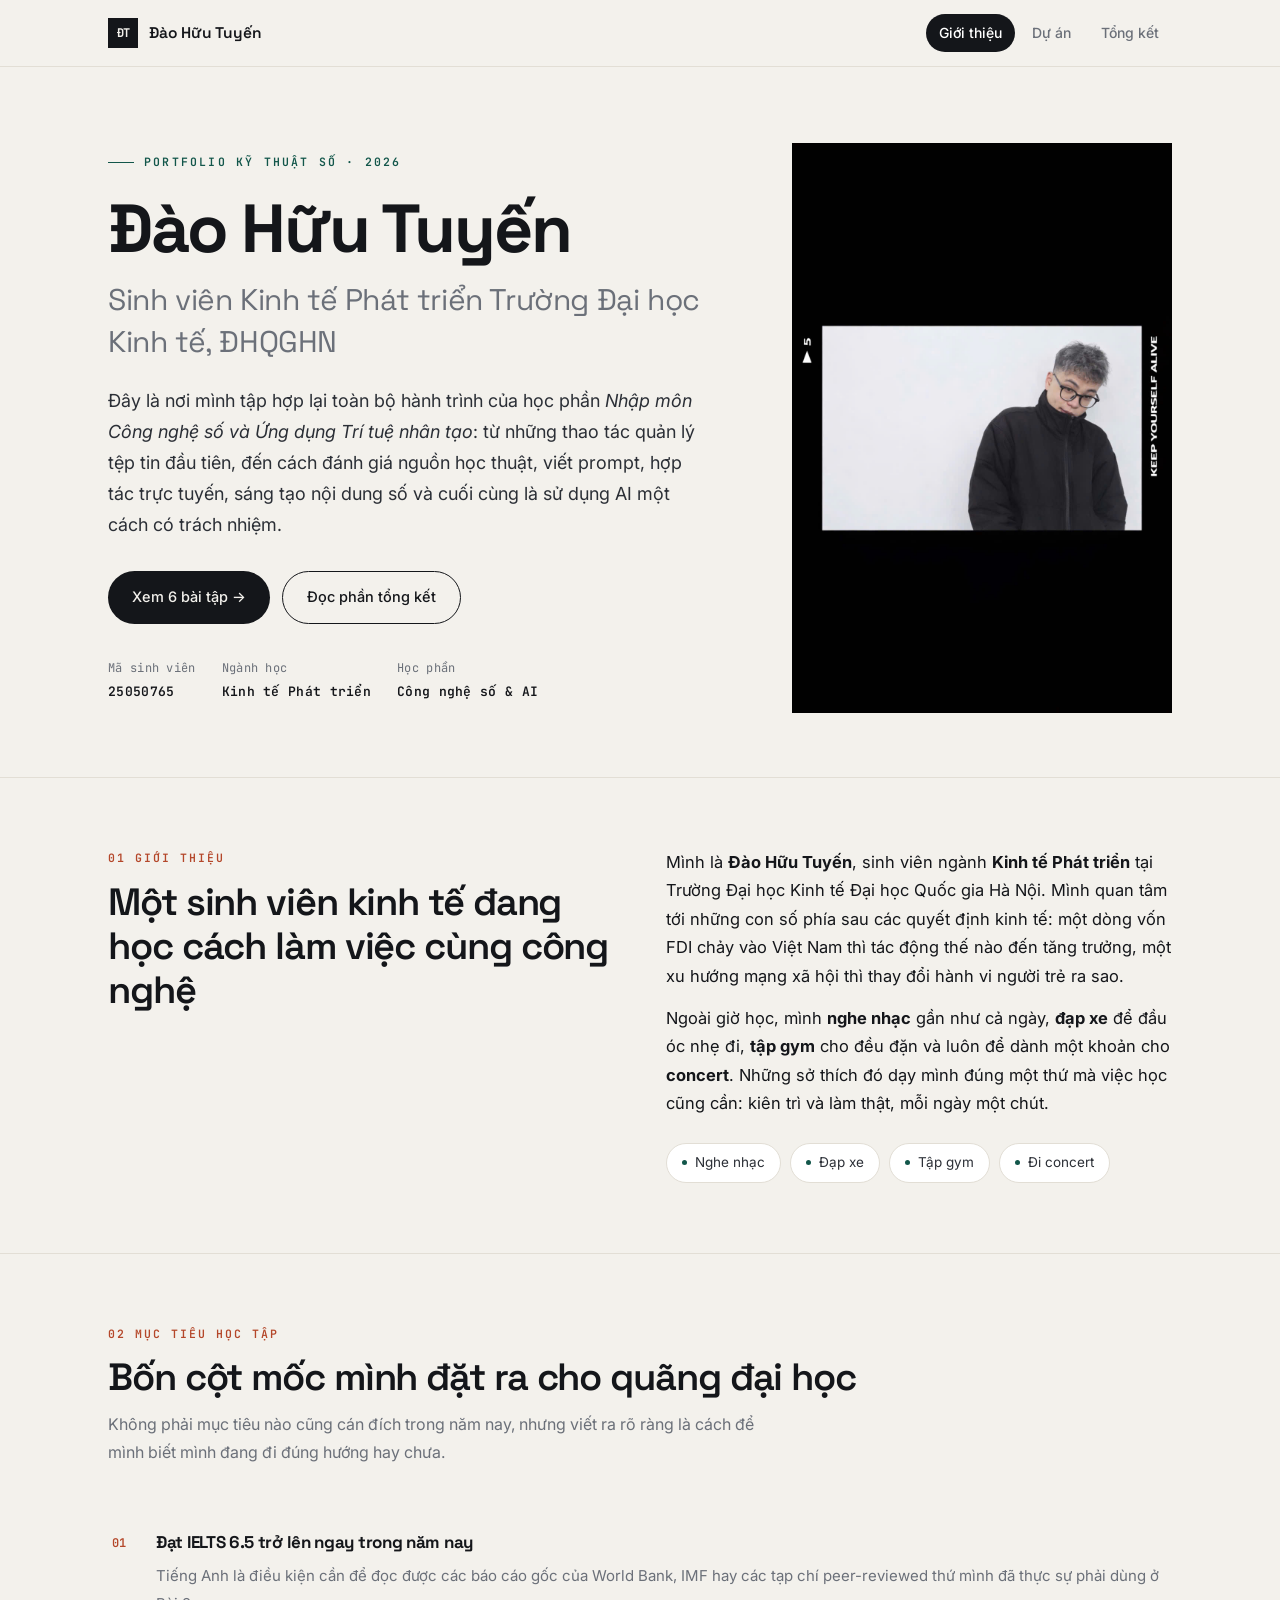
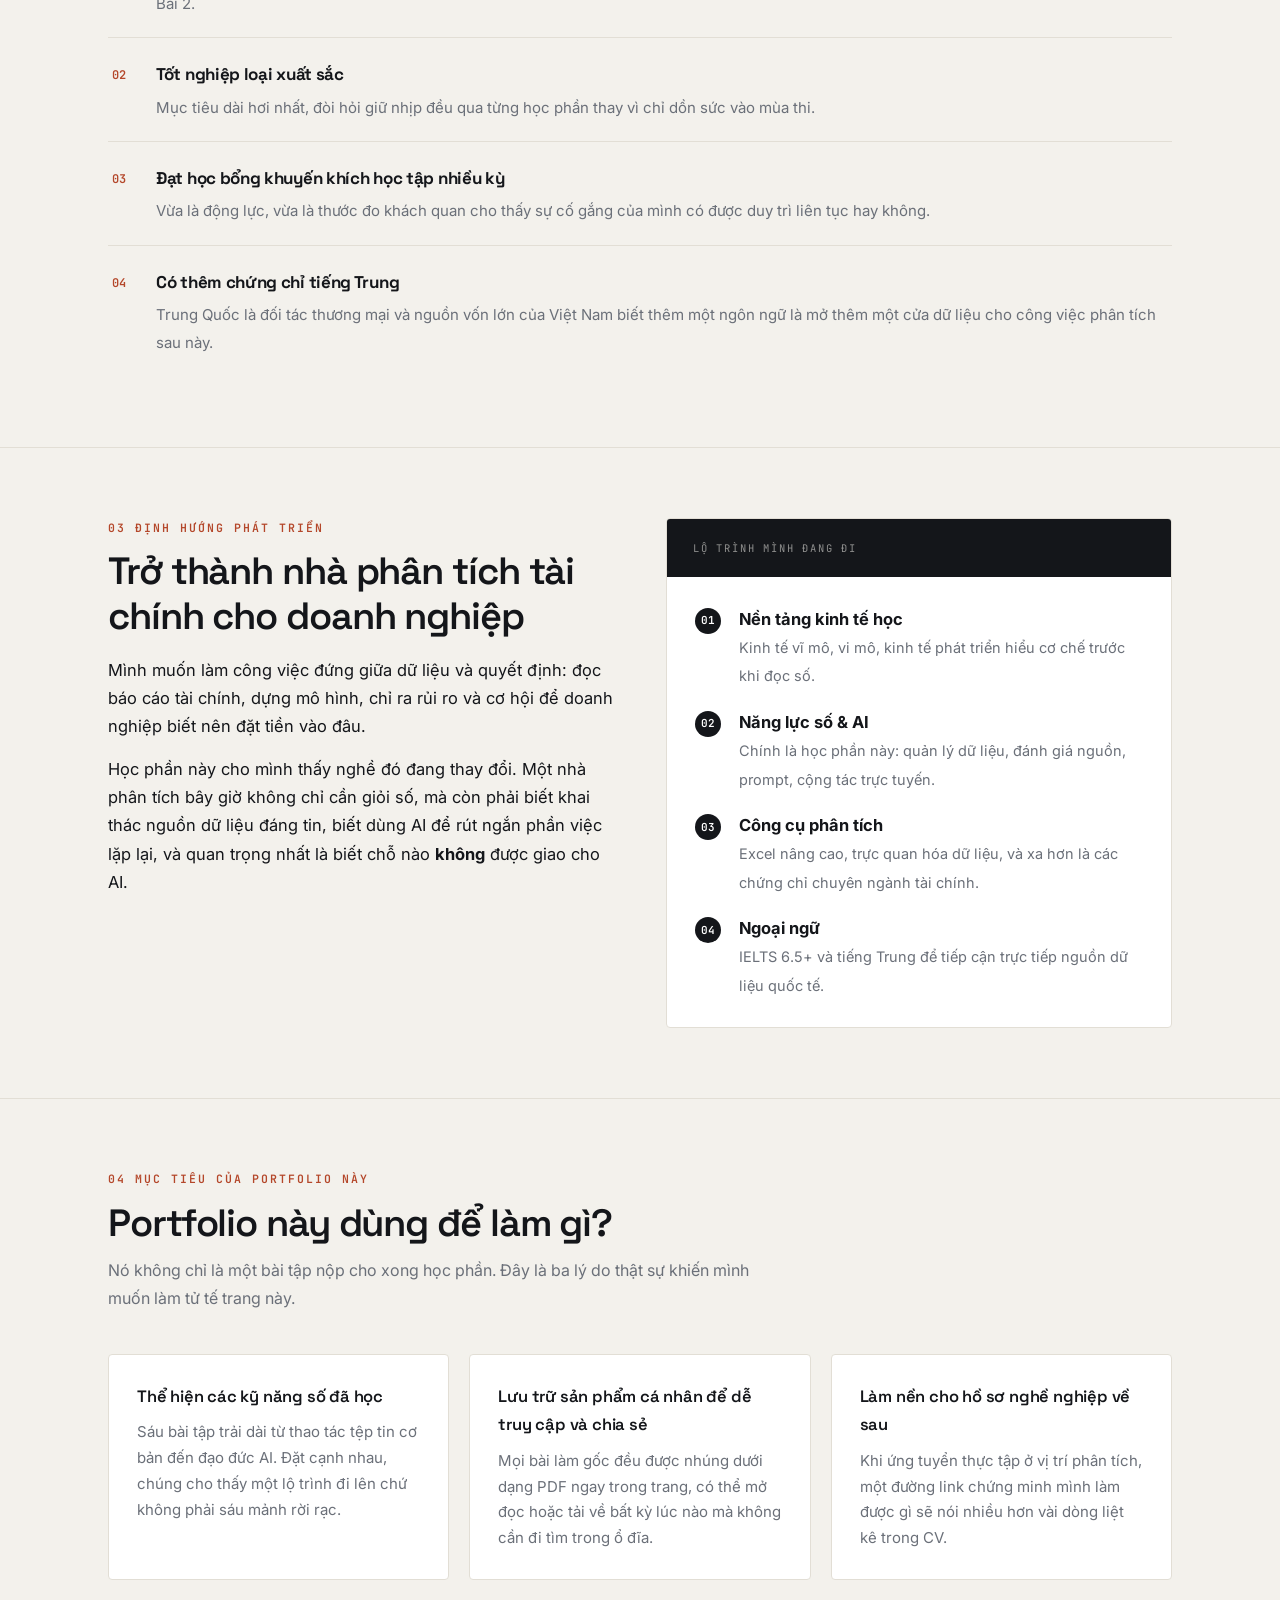
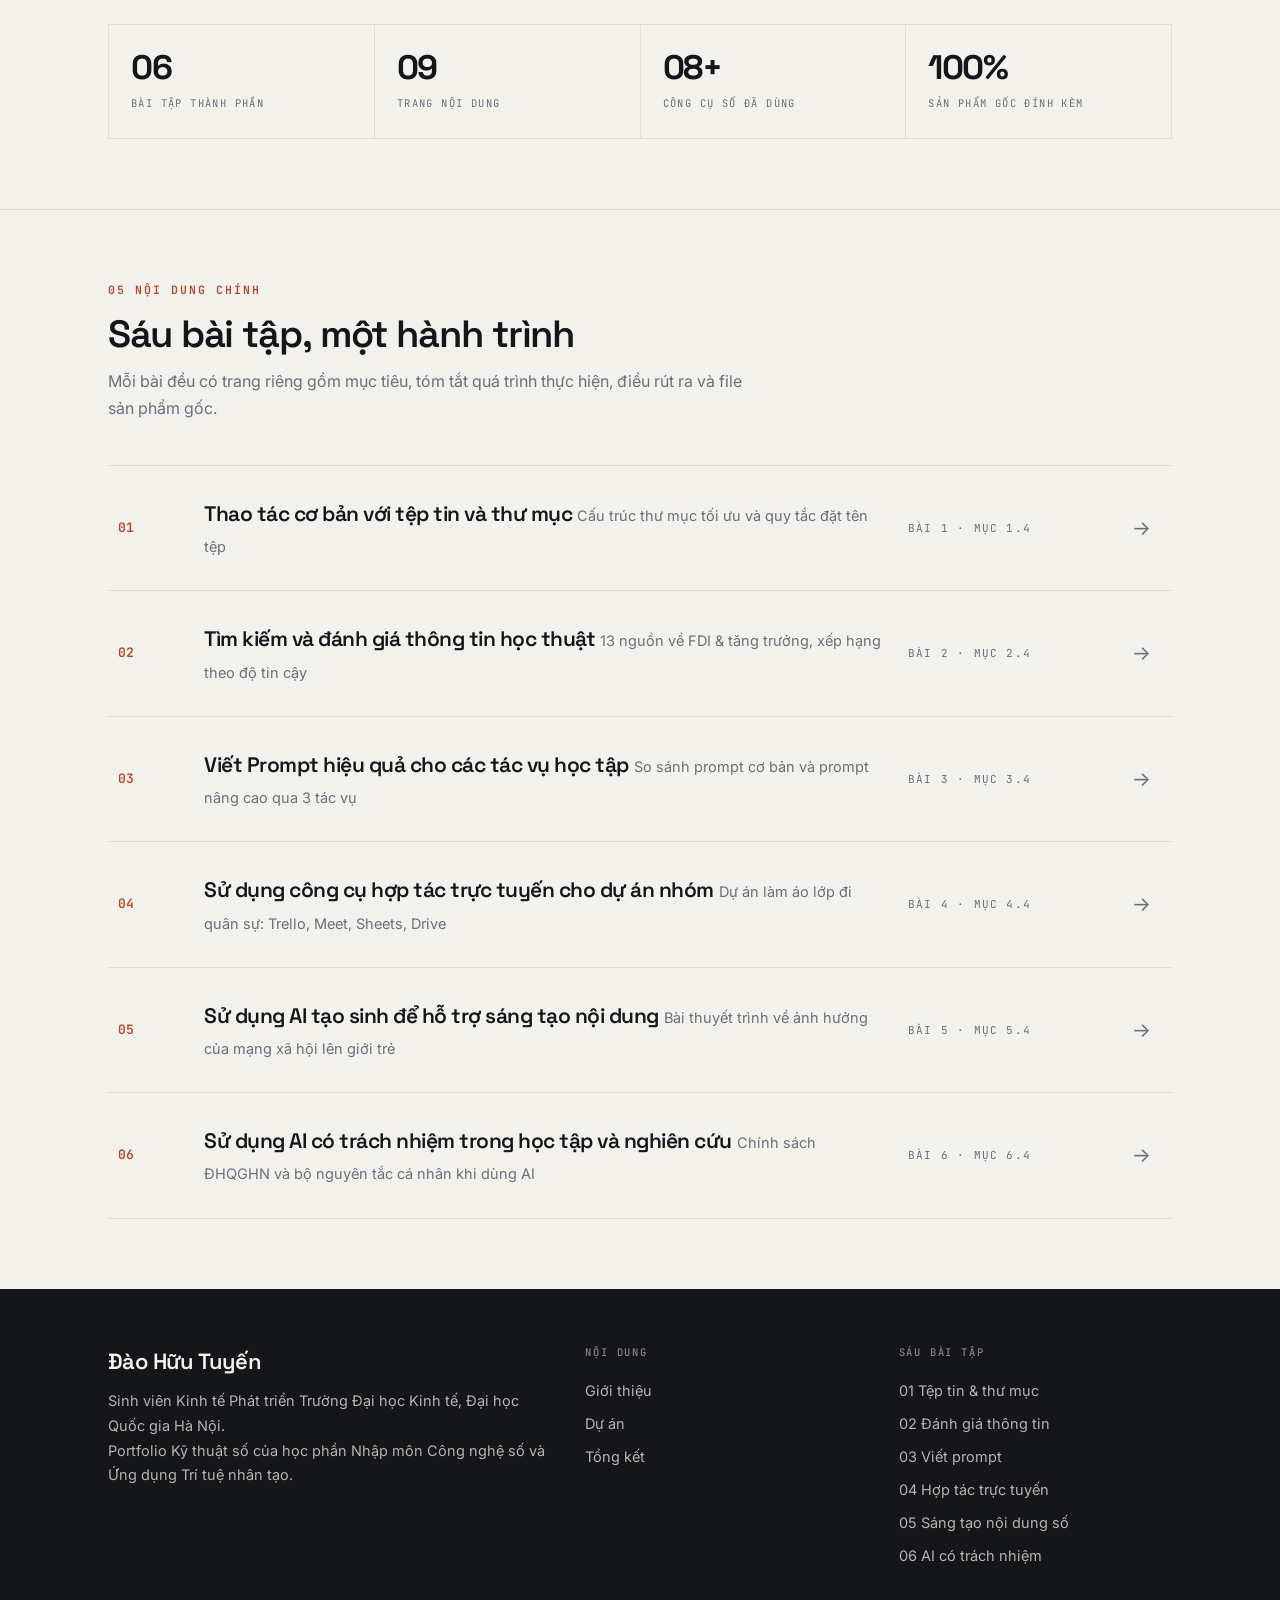
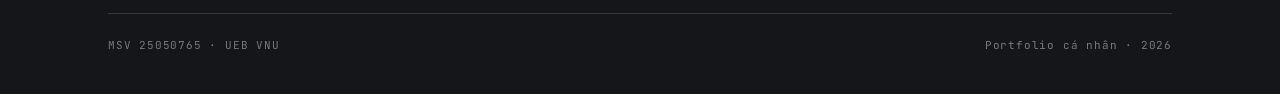
<file: index.html>
<!DOCTYPE html>
<html lang="vi">
<head>
<meta charset="UTF-8">
<meta name="viewport" content="width=device-width, initial-scale=1.0">
<title>Đào Hữu Tuyến  Portfolio Kỹ thuật số</title>
<meta name="description" content="Portfolio Kỹ thuật số của Đào Hữu Tuyến  sinh viên Kinh tế Phát triển, Trường Đại học Kinh tế, ĐHQGHN. Học phần Nhập môn Công nghệ số và Ứng dụng Trí tuệ nhân tạo.">
<link rel="preconnect" href="https://fonts.googleapis.com">
<link rel="preconnect" href="https://fonts.gstatic.com" crossorigin>
<link href="https://fonts.googleapis.com/css2?family=Space+Grotesk:wght@400;500;600;700&family=Inter:wght@400;500;600&family=JetBrains+Mono:wght@400;500;600;700&display=swap" rel="stylesheet">
<link rel="stylesheet" href="assets/style.css">
</head>
<body>

<nav class="nav">
  <div class="nav-inner">
    <a class="brand" href="index.html">
      <span class="brand-mark">ĐT</span>
      <span class="brand-name">Đào Hữu Tuyến</span>
    </a>
    <div class="nav-links">
      <a href="index.html" class="active">Giới thiệu</a>
      <a href="du-an.html">Dự án</a>
      <a href="tong-ket.html">Tổng kết</a>
    </div>
  </div>
</nav>

<header class="hero">
  <div class="wrap">
    <div class="hero-grid">
      <div>
        <div class="eyebrow">Portfolio Kỹ thuật số · 2026</div>
        <h1>
          Đào Hữu Tuyến
          <span class="thin">Sinh viên Kinh tế Phát triển  Trường Đại học Kinh tế, ĐHQGHN</span>
        </h1>
        <p class="hero-lede">
          Đây là nơi mình tập hợp lại toàn bộ hành trình của học phần <em>Nhập môn Công nghệ số
          và Ứng dụng Trí tuệ nhân tạo</em>: từ những thao tác quản lý tệp tin đầu tiên, đến cách
          đánh giá nguồn học thuật, viết prompt, hợp tác trực tuyến, sáng tạo nội dung số và
          cuối cùng là sử dụng AI một cách có trách nhiệm.
        </p>
        <div style="display:flex; gap:12px; flex-wrap:wrap; margin-bottom:34px;">
          <a class="btn" href="du-an.html">Xem 6 bài tập →</a>
          <a class="btn ghost" href="tong-ket.html">Đọc phần tổng kết</a>
        </div>
        <div class="hero-meta">
          <div>Mã sinh viên <b>25050765</b></div>
          <div>Ngành học <b>Kinh tế Phát triển</b></div>
          <div>Học phần <b>Công nghệ số &amp; AI</b></div>
        </div>
      </div>
      <div class="photo-block">
        <img src="assets/img/avatar.jpg" alt="Ảnh chân dung Đào Hữu Tuyến">
      </div>
    </div>
  </div>
</header>

<main>

  <!-- 01  GIỚI THIỆU BẢN THÂN -->
  <section>
    <div class="wrap">
      <div class="two-col">
        <div>
          <div class="sec-num">01  GIỚI THIỆU</div>
          <h2>Một sinh viên kinh tế đang học cách làm việc cùng công nghệ</h2>
        </div>
        <div>
          <p>
            Mình là <b>Đào Hữu Tuyến</b>, sinh viên ngành <b>Kinh tế Phát triển</b> tại Trường Đại học
            Kinh tế  Đại học Quốc gia Hà Nội. Mình quan tâm tới những con số phía sau các quyết định
            kinh tế: một dòng vốn FDI chảy vào Việt Nam thì tác động thế nào đến tăng trưởng, một
            xu hướng mạng xã hội thì thay đổi hành vi người trẻ ra sao.
          </p>
          <p>
            Ngoài giờ học, mình <b>nghe nhạc</b> gần như cả ngày, <b>đạp xe</b> để đầu óc nhẹ đi,
            <b>tập gym</b> cho đều đặn và luôn để dành một khoản cho <b>concert</b>. Những sở thích
            đó dạy mình đúng một thứ mà việc học cũng cần: kiên trì và làm thật, mỗi ngày một chút.
          </p>
          <div class="chips" style="margin-top:26px;">
            <span class="chip"><span class="dot"></span>Nghe nhạc</span>
            <span class="chip"><span class="dot"></span>Đạp xe</span>
            <span class="chip"><span class="dot"></span>Tập gym</span>
            <span class="chip"><span class="dot"></span>Đi concert</span>
          </div>
        </div>
      </div>
    </div>
  </section>

  <!-- 02  MỤC TIÊU HỌC TẬP -->
  <section>
    <div class="wrap">
      <div class="sec-head">
        <div class="sec-num">02  MỤC TIÊU HỌC TẬP</div>
        <h2>Bốn cột mốc mình đặt ra cho quãng đại học</h2>
        <p class="sec-sub">Không phải mục tiêu nào cũng cán đích trong năm nay, nhưng viết ra
          rõ ràng là cách để mình biết mình đang đi đúng hướng hay chưa.</p>
      </div>
      <ul class="goals">
        <li>
          <span class="g-num">01</span>
          <span class="g-body">
            <b>Đạt IELTS 6.5 trở lên ngay trong năm nay</b>
            <span>Tiếng Anh là điều kiện cần để đọc được các báo cáo gốc của World Bank, IMF hay
              các tạp chí peer-reviewed  thứ mình đã thực sự phải dùng ở Bài 2.</span>
          </span>
        </li>
        <li>
          <span class="g-num">02</span>
          <span class="g-body">
            <b>Tốt nghiệp loại xuất sắc</b>
            <span>Mục tiêu dài hơi nhất, đòi hỏi giữ nhịp đều qua từng học phần thay vì chỉ dồn sức
              vào mùa thi.</span>
          </span>
        </li>
        <li>
          <span class="g-num">03</span>
          <span class="g-body">
            <b>Đạt học bổng khuyến khích học tập nhiều kỳ</b>
            <span>Vừa là động lực, vừa là thước đo khách quan cho thấy sự cố gắng của mình có
              được duy trì liên tục hay không.</span>
          </span>
        </li>
        <li>
          <span class="g-num">04</span>
          <span class="g-body">
            <b>Có thêm chứng chỉ tiếng Trung</b>
            <span>Trung Quốc là đối tác thương mại và nguồn vốn lớn của Việt Nam  biết thêm một
              ngôn ngữ là mở thêm một cửa dữ liệu cho công việc phân tích sau này.</span>
          </span>
        </li>
      </ul>
    </div>
  </section>

  <!-- 03  ĐỊNH HƯỚNG -->
  <section>
    <div class="wrap">
      <div class="two-col">
        <div>
          <div class="sec-num">03  ĐỊNH HƯỚNG PHÁT TRIỂN</div>
          <h2>Trở thành nhà phân tích tài chính cho doanh nghiệp</h2>
          <p style="margin-top:18px;">
            Mình muốn làm công việc đứng giữa dữ liệu và quyết định: đọc báo cáo tài chính, dựng mô
            hình, chỉ ra rủi ro và cơ hội để doanh nghiệp biết nên đặt tiền vào đâu.
          </p>
          <p>
            Học phần này cho mình thấy nghề đó đang thay đổi. Một nhà phân tích bây giờ không chỉ
            cần giỏi số, mà còn phải biết khai thác nguồn dữ liệu đáng tin, biết dùng AI để rút ngắn
            phần việc lặp lại, và quan trọng nhất là biết chỗ nào <b>không</b> được giao cho AI.
          </p>
        </div>
        <div>
          <div class="card" style="padding:0; overflow:hidden;">
            <div style="background:var(--ink); color:var(--bone); padding:20px 26px;">
              <div style="font-family:var(--font-mono); font-size:10.5px; letter-spacing:1.8px; text-transform:uppercase; opacity:.55;">Lộ trình mình đang đi</div>
            </div>
            <div style="padding:28px;">
              <ul class="steps">
                <li><span><b>Nền tảng kinh tế học</b><br><span style="color:var(--muted); font-size:14.5px;">Kinh tế vĩ mô, vi mô, kinh tế phát triển  hiểu cơ chế trước khi đọc số.</span></span></li>
                <li><span><b>Năng lực số &amp; AI</b><br><span style="color:var(--muted); font-size:14.5px;">Chính là học phần này: quản lý dữ liệu, đánh giá nguồn, prompt, cộng tác trực tuyến.</span></span></li>
                <li><span><b>Công cụ phân tích</b><br><span style="color:var(--muted); font-size:14.5px;">Excel nâng cao, trực quan hóa dữ liệu, và xa hơn là các chứng chỉ chuyên ngành tài chính.</span></span></li>
                <li><span><b>Ngoại ngữ</b><br><span style="color:var(--muted); font-size:14.5px;">IELTS 6.5+ và tiếng Trung để tiếp cận trực tiếp nguồn dữ liệu quốc tế.</span></span></li>
              </ul>
            </div>
          </div>
        </div>
      </div>
    </div>
  </section>

  <!-- 04  MỤC TIÊU PORTFOLIO -->
  <section>
    <div class="wrap">
      <div class="sec-head">
        <div class="sec-num">04  MỤC TIÊU CỦA PORTFOLIO NÀY</div>
        <h2>Portfolio này dùng để làm gì?</h2>
        <p class="sec-sub">Nó không chỉ là một bài tập nộp cho xong học phần. Đây là ba lý do
          thật sự khiến mình muốn làm tử tế trang này.</p>
      </div>
      <div class="card-grid three">
        <div class="card">
          <h4>Thể hiện các kỹ năng số đã học</h4>
          <p style="color:var(--muted); font-size:15px;">
            Sáu bài tập trải dài từ thao tác tệp tin cơ bản đến đạo đức AI. Đặt cạnh nhau, chúng cho
            thấy một lộ trình đi lên chứ không phải sáu mảnh rời rạc.
          </p>
        </div>
        <div class="card">
          <h4>Lưu trữ sản phẩm cá nhân để dễ truy cập và chia sẻ</h4>
          <p style="color:var(--muted); font-size:15px;">
            Mọi bài làm gốc đều được nhúng dưới dạng PDF ngay trong trang, có thể mở đọc hoặc tải về
            bất kỳ lúc nào mà không cần đi tìm trong ổ đĩa.
          </p>
        </div>
        <div class="card">
          <h4>Làm nền cho hồ sơ nghề nghiệp về sau</h4>
          <p style="color:var(--muted); font-size:15px;">
            Khi ứng tuyển thực tập ở vị trí phân tích, một đường link chứng minh mình làm được gì sẽ
            nói nhiều hơn vài dòng liệt kê trong CV.
          </p>
        </div>
      </div>

      <div class="stats" style="margin-top:44px;">
        <div class="stat"><b>06</b><span>Bài tập thành phần</span></div>
        <div class="stat"><b>09</b><span>Trang nội dung</span></div>
        <div class="stat"><b>08+</b><span>Công cụ số đã dùng</span></div>
        <div class="stat"><b>100%</b><span>Sản phẩm gốc đính kèm</span></div>
      </div>
    </div>
  </section>

  <!-- 05  LỐI VÀO DỰ ÁN -->
  <section>
    <div class="wrap">
      <div class="sec-head">
        <div class="sec-num">05  NỘI DUNG CHÍNH</div>
        <h2>Sáu bài tập, một hành trình</h2>
        <p class="sec-sub">Mỗi bài đều có trang riêng gồm mục tiêu, tóm tắt quá trình thực hiện,
          điều rút ra và file sản phẩm gốc.</p>
      </div>
      <div class="proj-list">
        <a class="proj-row" href="bai-1.html">
          <span class="p-num">01</span>
          <span>
            <span class="p-title">Thao tác cơ bản với tệp tin và thư mục</span>
            <span class="p-desc">Cấu trúc thư mục tối ưu và quy tắc đặt tên tệp</span>
          </span>
          <span class="p-tag">Bài 1 · Mục 1.4</span>
          <span class="p-arrow">→</span>
        </a>
        <a class="proj-row" href="bai-2.html">
          <span class="p-num">02</span>
          <span>
            <span class="p-title">Tìm kiếm và đánh giá thông tin học thuật</span>
            <span class="p-desc">13 nguồn về FDI &amp; tăng trưởng, xếp hạng theo độ tin cậy</span>
          </span>
          <span class="p-tag">Bài 2 · Mục 2.4</span>
          <span class="p-arrow">→</span>
        </a>
        <a class="proj-row" href="bai-3.html">
          <span class="p-num">03</span>
          <span>
            <span class="p-title">Viết Prompt hiệu quả cho các tác vụ học tập</span>
            <span class="p-desc">So sánh prompt cơ bản và prompt nâng cao qua 3 tác vụ</span>
          </span>
          <span class="p-tag">Bài 3 · Mục 3.4</span>
          <span class="p-arrow">→</span>
        </a>
        <a class="proj-row" href="bai-4.html">
          <span class="p-num">04</span>
          <span>
            <span class="p-title">Sử dụng công cụ hợp tác trực tuyến cho dự án nhóm</span>
            <span class="p-desc">Dự án làm áo lớp đi quân sự: Trello, Meet, Sheets, Drive</span>
          </span>
          <span class="p-tag">Bài 4 · Mục 4.4</span>
          <span class="p-arrow">→</span>
        </a>
        <a class="proj-row" href="bai-5.html">
          <span class="p-num">05</span>
          <span>
            <span class="p-title">Sử dụng AI tạo sinh để hỗ trợ sáng tạo nội dung</span>
            <span class="p-desc">Bài thuyết trình về ảnh hưởng của mạng xã hội lên giới trẻ</span>
          </span>
          <span class="p-tag">Bài 5 · Mục 5.4</span>
          <span class="p-arrow">→</span>
        </a>
        <a class="proj-row" href="bai-6.html">
          <span class="p-num">06</span>
          <span>
            <span class="p-title">Sử dụng AI có trách nhiệm trong học tập và nghiên cứu</span>
            <span class="p-desc">Chính sách ĐHQGHN và bộ nguyên tắc cá nhân khi dùng AI</span>
          </span>
          <span class="p-tag">Bài 6 · Mục 6.4</span>
          <span class="p-arrow">→</span>
        </a>
      </div>
    </div>
  </section>

</main>

<footer>
  <div class="wrap">
    <div class="foot-grid">
      <div>
        <div class="f-name">Đào Hữu Tuyến</div>
        <p>Sinh viên Kinh tế Phát triển  Trường Đại học Kinh tế, Đại học Quốc gia Hà Nội.<br>
          Portfolio Kỹ thuật số của học phần Nhập môn Công nghệ số và Ứng dụng Trí tuệ nhân tạo.</p>
      </div>
      <div>
        <h5>Nội dung</h5>
        <a href="index.html">Giới thiệu</a>
        <a href="du-an.html">Dự án</a>
        <a href="tong-ket.html">Tổng kết</a>
      </div>
      <div>
        <h5>Sáu bài tập</h5>
        <a href="bai-1.html">01  Tệp tin &amp; thư mục</a>
        <a href="bai-2.html">02  Đánh giá thông tin</a>
        <a href="bai-3.html">03  Viết prompt</a>
        <a href="bai-4.html">04  Hợp tác trực tuyến</a>
        <a href="bai-5.html">05  Sáng tạo nội dung số</a>
        <a href="bai-6.html">06  AI có trách nhiệm</a>
      </div>
    </div>
    <div class="foot-base">
      <span>MSV 25050765 · UEB  VNU</span>
      <span>Portfolio cá nhân · 2026</span>
    </div>
  </div>
</footer>

</body>
</html>
</file>
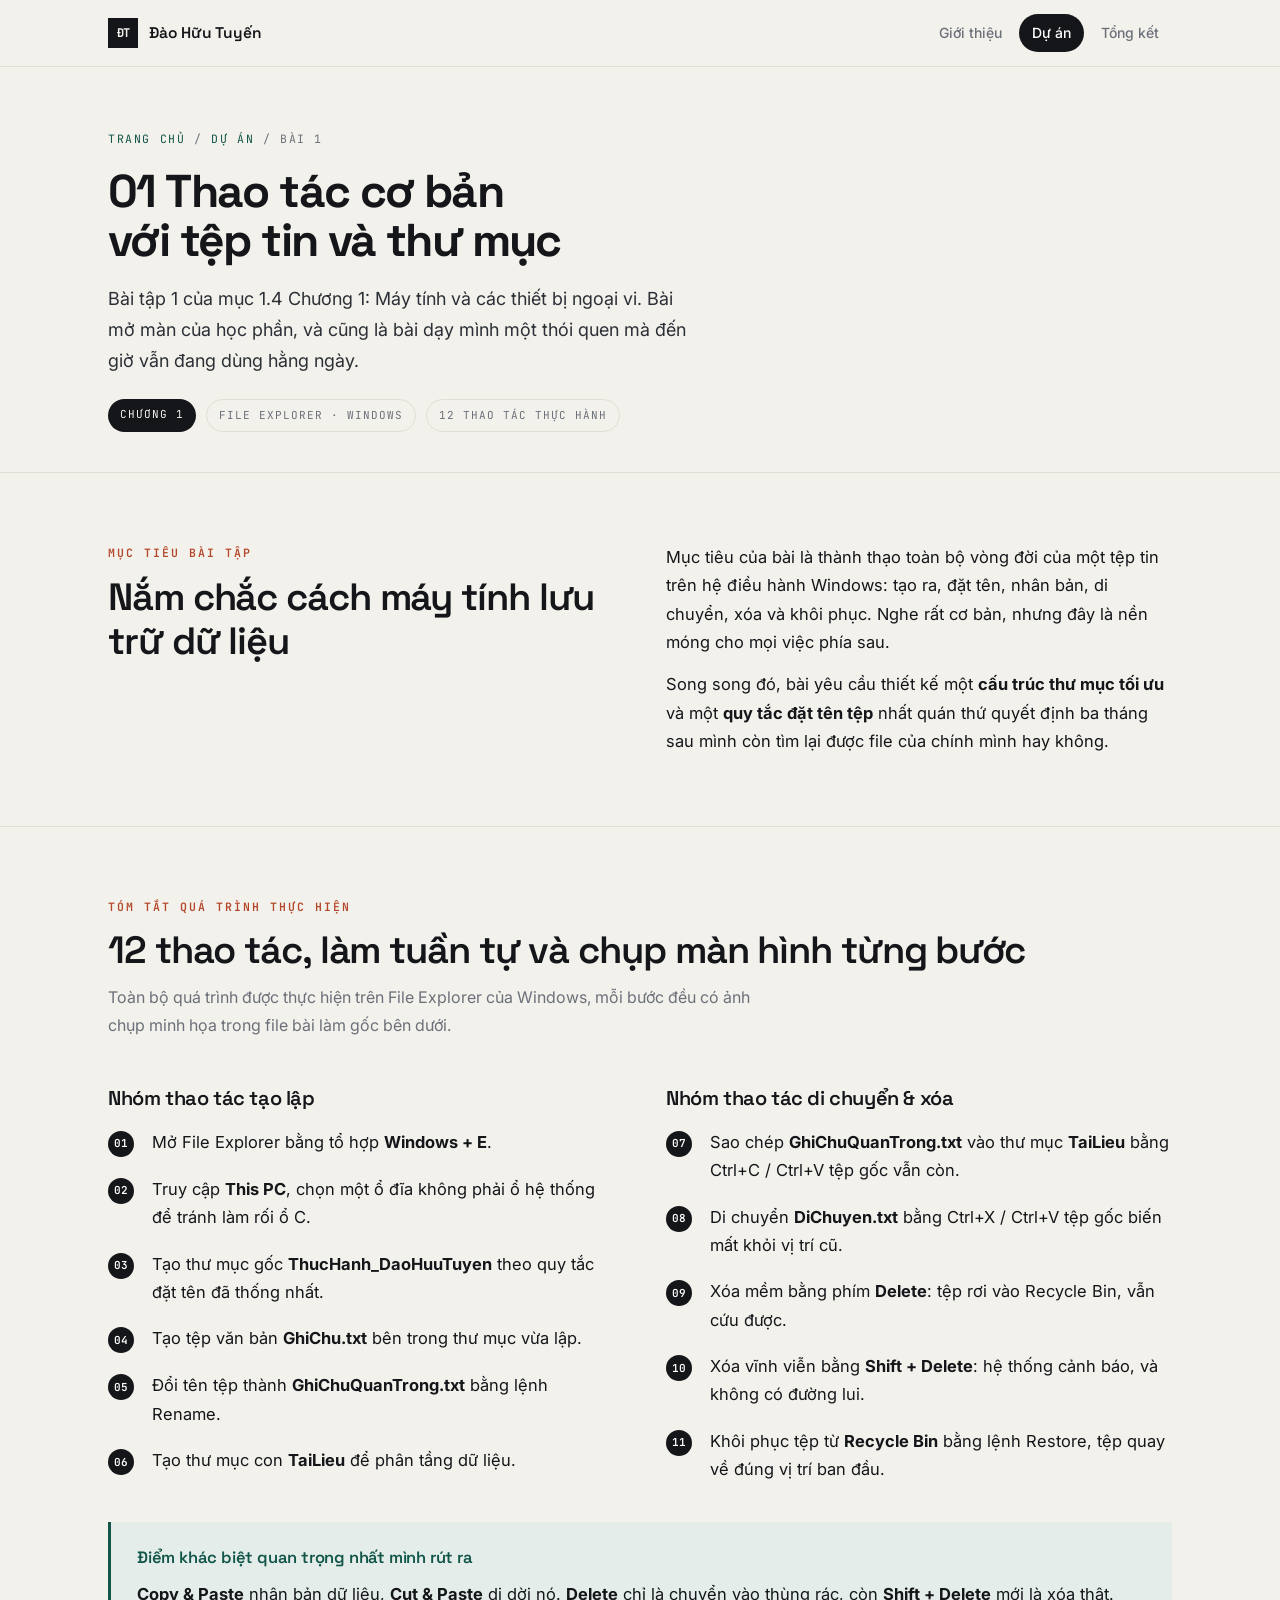
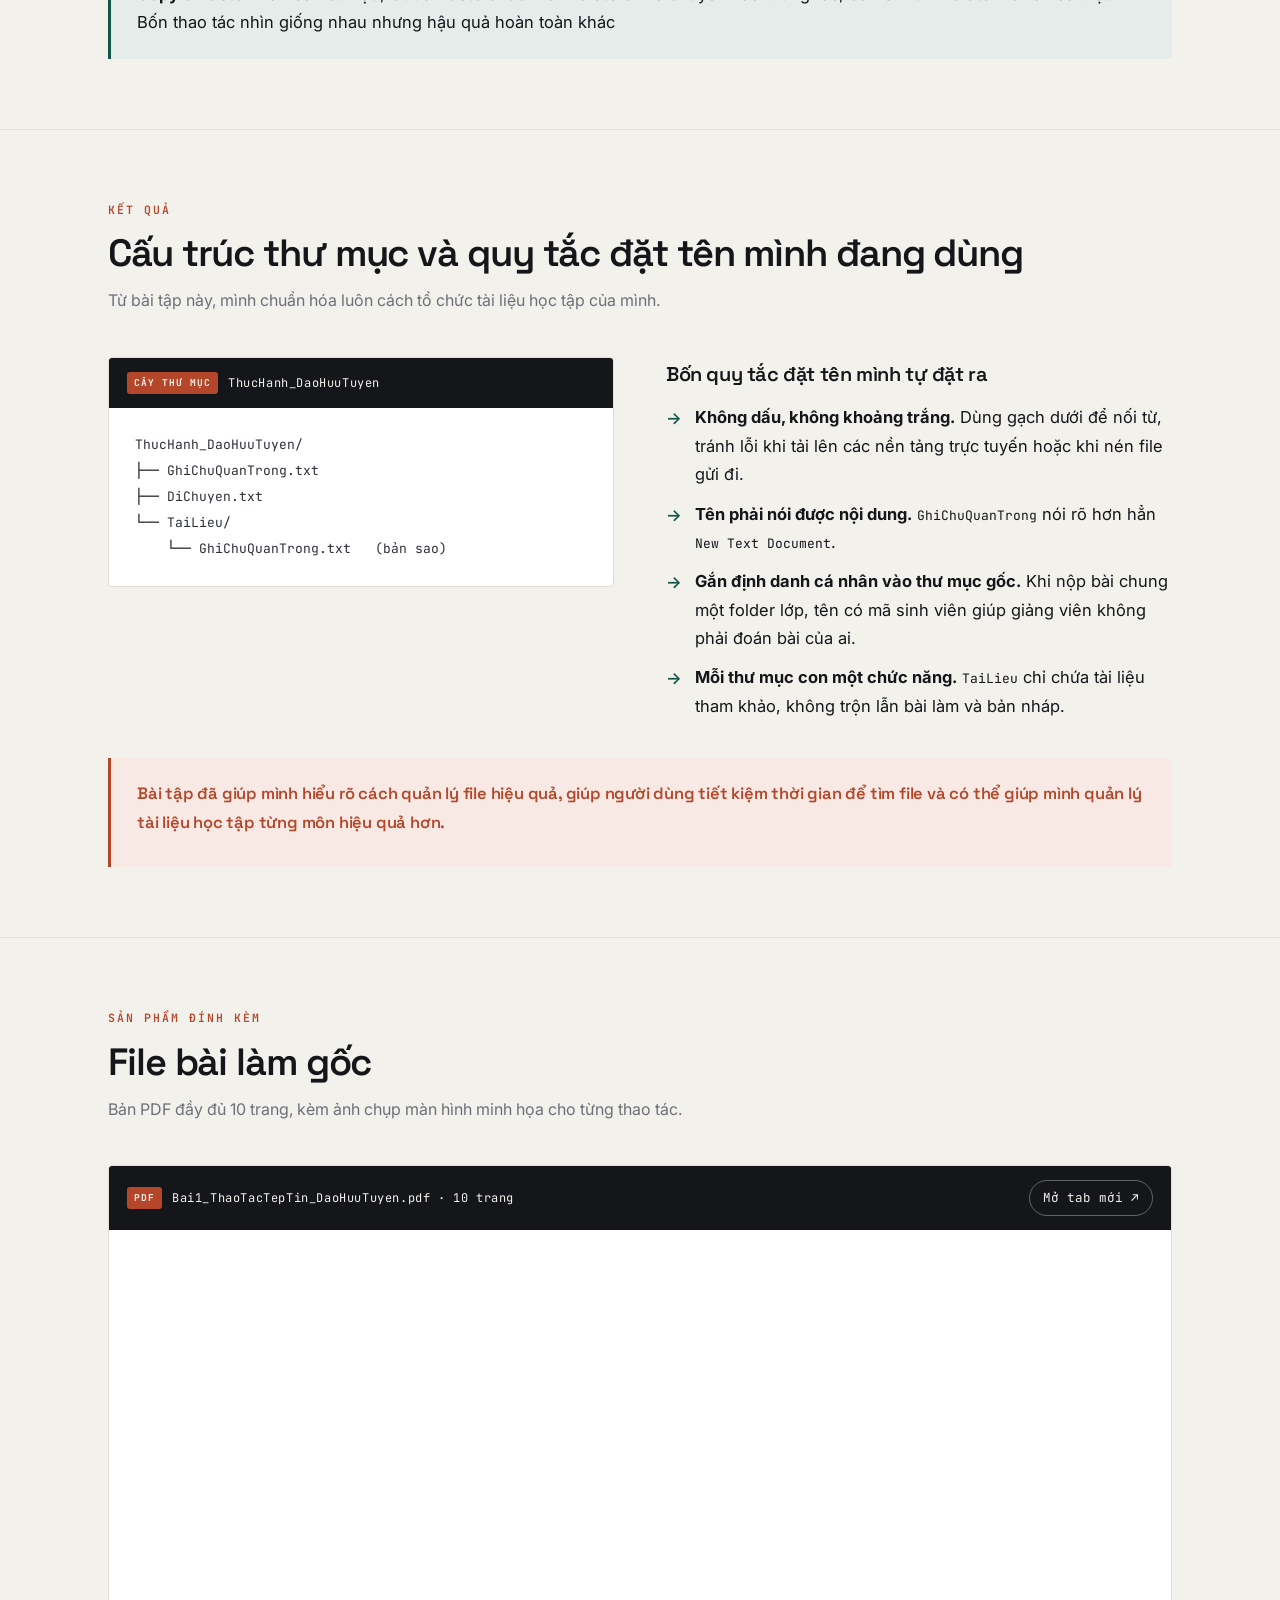
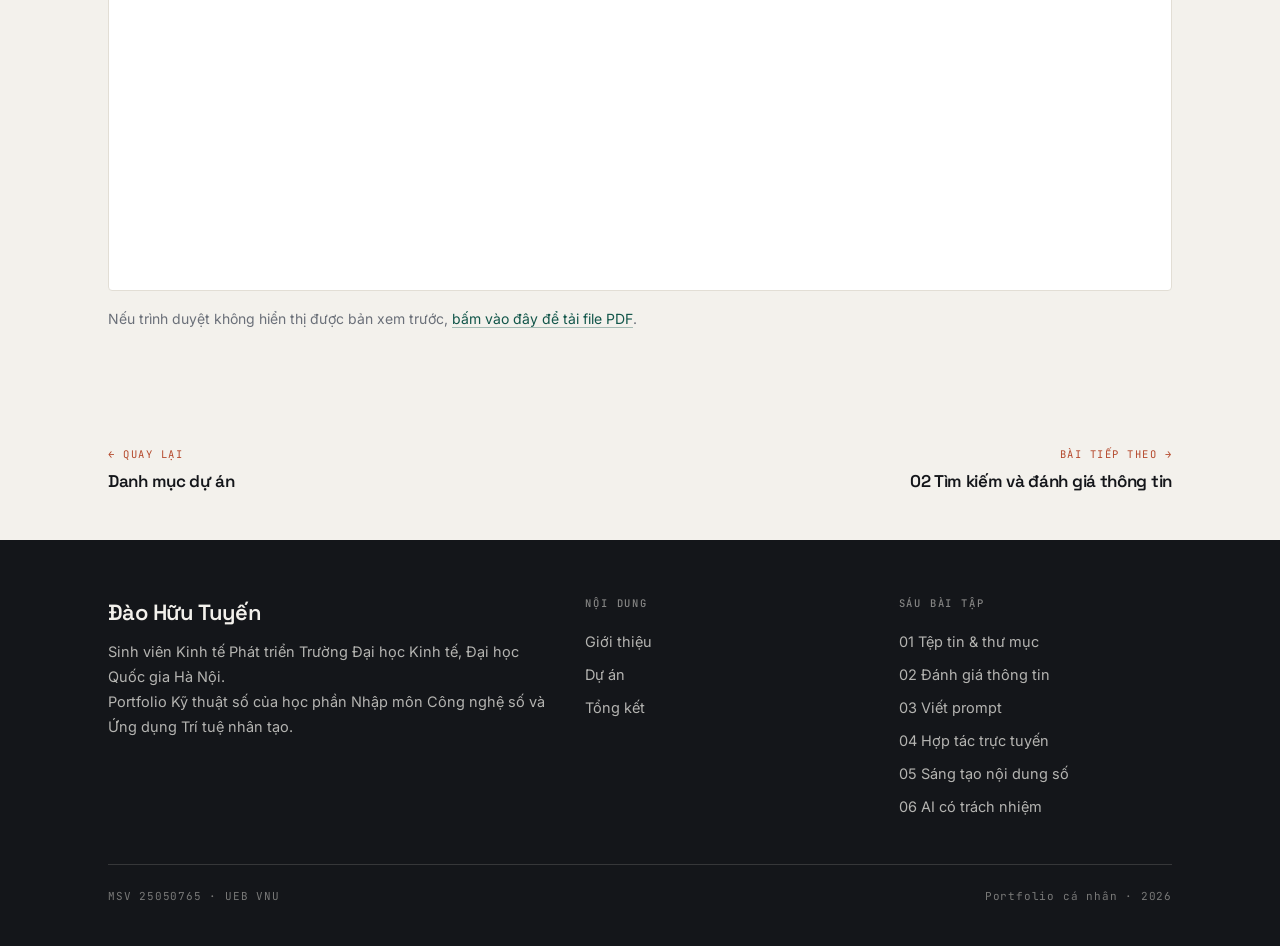
<file: bai-1.html>
<!DOCTYPE html>
<html lang="vi">
<head>
<meta charset="UTF-8">
<meta name="viewport" content="width=device-width, initial-scale=1.0">
<title>Bài 1  Thao tác cơ bản với tệp tin và thư mục | Đào Hữu Tuyến</title>
<meta name="description" content="Bài tập 1 mục 1.4  Thao tác cơ bản với tệp tin và thư mục. Portfolio Đào Hữu Tuyến, UEB-VNU.">
<link rel="preconnect" href="https://fonts.googleapis.com">
<link rel="preconnect" href="https://fonts.gstatic.com" crossorigin>
<link href="https://fonts.googleapis.com/css2?family=Space+Grotesk:wght@400;500;600;700&family=Inter:wght@400;500;600&family=JetBrains+Mono:wght@400;500;600;700&display=swap" rel="stylesheet">
<link rel="stylesheet" href="assets/style.css">
</head>
<body>

<nav class="nav">
  <div class="nav-inner">
    <a class="brand" href="index.html">
      <span class="brand-mark">ĐT</span>
      <span class="brand-name">Đào Hữu Tuyến</span>
    </a>
    <div class="nav-links">
      <a href="index.html">Giới thiệu</a>
      <a href="du-an.html" class="active">Dự án</a>
      <a href="tong-ket.html">Tổng kết</a>
    </div>
  </div>
</nav>

<header class="article-head">
  <div class="wrap">
    <div class="crumb"><a href="index.html">Trang chủ</a> / <a href="du-an.html">Dự án</a> / Bài 1</div>
    <h1 class="article-title">01  Thao tác cơ bản<br>với tệp tin và thư mục</h1>
    <p class="hero-lede" style="margin-bottom:0;">
      Bài tập 1 của mục 1.4  Chương 1: Máy tính và các thiết bị ngoại vi. Bài mở màn của học phần,
      và cũng là bài dạy mình một thói quen mà đến giờ vẫn đang dùng hằng ngày.
    </p>
    <div class="article-meta">
      <span class="meta-pill">Chương 1</span>
      <span class="meta-pill ghost">File Explorer · Windows</span>
      <span class="meta-pill ghost">12 thao tác thực hành</span>
    </div>
  </div>
</header>

<main>

  <!-- MỤC TIÊU -->
  <section>
    <div class="wrap">
      <div class="two-col">
        <div>
          <div class="sec-num">MỤC TIÊU BÀI TẬP</div>
          <h2>Nắm chắc cách máy tính lưu trữ dữ liệu</h2>
        </div>
        <div>
          <p>
            Mục tiêu của bài là thành thạo toàn bộ vòng đời của một tệp tin trên hệ điều hành Windows:
            tạo ra, đặt tên, nhân bản, di chuyển, xóa và khôi phục. Nghe rất cơ bản, nhưng đây là
            nền móng cho mọi việc phía sau.
          </p>
          <p>
            Song song đó, bài yêu cầu thiết kế một <b>cấu trúc thư mục tối ưu</b> và một
            <b>quy tắc đặt tên tệp</b> nhất quán  thứ quyết định ba tháng sau mình còn tìm lại được
            file của chính mình hay không.
          </p>
        </div>
      </div>
    </div>
  </section>

  <!-- QUÁ TRÌNH -->
  <section>
    <div class="wrap">
      <div class="sec-head">
        <div class="sec-num">TÓM TẮT QUÁ TRÌNH THỰC HIỆN</div>
        <h2>12 thao tác, làm tuần tự và chụp màn hình từng bước</h2>
        <p class="sec-sub">Toàn bộ quá trình được thực hiện trên File Explorer của Windows, mỗi bước
          đều có ảnh chụp minh họa trong file bài làm gốc bên dưới.</p>
      </div>

      <div class="two-col">
        <div>
          <h3>Nhóm thao tác tạo lập</h3>
          <ul class="steps">
            <li><span>Mở File Explorer bằng tổ hợp <b>Windows + E</b>.</span></li>
            <li><span>Truy cập <b>This PC</b>, chọn một ổ đĩa không phải ổ hệ thống để tránh làm rối ổ C.</span></li>
            <li><span>Tạo thư mục gốc <b>ThucHanh_DaoHuuTuyen</b> theo quy tắc đặt tên đã thống nhất.</span></li>
            <li><span>Tạo tệp văn bản <b>GhiChu.txt</b> bên trong thư mục vừa lập.</span></li>
            <li><span>Đổi tên tệp thành <b>GhiChuQuanTrong.txt</b> bằng lệnh Rename.</span></li>
            <li><span>Tạo thư mục con <b>TaiLieu</b> để phân tầng dữ liệu.</span></li>
          </ul>
        </div>
        <div>
          <h3>Nhóm thao tác di chuyển &amp; xóa</h3>
          <ul class="steps" style="counter-reset: s 6;">
            <li><span>Sao chép <b>GhiChuQuanTrong.txt</b> vào thư mục <b>TaiLieu</b> bằng Ctrl+C / Ctrl+V  tệp gốc vẫn còn.</span></li>
            <li><span>Di chuyển <b>DiChuyen.txt</b> bằng Ctrl+X / Ctrl+V  tệp gốc biến mất khỏi vị trí cũ.</span></li>
            <li><span>Xóa mềm bằng phím <b>Delete</b>: tệp rơi vào Recycle Bin, vẫn cứu được.</span></li>
            <li><span>Xóa vĩnh viễn bằng <b>Shift + Delete</b>: hệ thống cảnh báo, và không có đường lui.</span></li>
            <li><span>Khôi phục tệp từ <b>Recycle Bin</b> bằng lệnh Restore, tệp quay về đúng vị trí ban đầu.</span></li>
          </ul>
        </div>
      </div>

      <div class="callout" style="margin-top:38px;">
        <h4>Điểm khác biệt quan trọng nhất mình rút ra</h4>
        <p style="margin-top:6px;">
          <b>Copy &amp; Paste</b> nhân bản dữ liệu, <b>Cut &amp; Paste</b> di dời nó. <b>Delete</b> chỉ
          là chuyển vào thùng rác, còn <b>Shift + Delete</b> mới là xóa thật. Bốn thao tác nhìn giống
          nhau nhưng hậu quả hoàn toàn khác 
        </p>
      </div>
    </div>
  </section>

  <!-- QUY TẮC -->
  <section>
    <div class="wrap">
      <div class="sec-head">
        <div class="sec-num">KẾT QUẢ</div>
        <h2>Cấu trúc thư mục và quy tắc đặt tên mình đang dùng</h2>
        <p class="sec-sub">Từ bài tập này, mình chuẩn hóa luôn cách tổ chức tài liệu học tập của mình.</p>
      </div>
      <div class="two-col">
        <div>
          <div class="card" style="padding:0; overflow:hidden;">
            <div class="pdf-bar"><span class="f"><i>CÂY THƯ MỤC</i> ThucHanh_DaoHuuTuyen</span></div>
            <pre style="font-family:var(--font-mono); font-size:13px; line-height:2; padding:24px 26px; margin:0; color:var(--ink-soft); overflow-x:auto;">ThucHanh_DaoHuuTuyen/
├── GhiChuQuanTrong.txt
├── DiChuyen.txt
└── TaiLieu/
    └── GhiChuQuanTrong.txt   (bản sao)</pre>
          </div>
        </div>
        <div>
          <h3>Bốn quy tắc đặt tên mình tự đặt ra</h3>
          <ul class="bullets">
            <li><span><b>Không dấu, không khoảng trắng.</b> Dùng gạch dưới để nối từ, tránh lỗi khi
              tải lên các nền tảng trực tuyến hoặc khi nén file gửi đi.</span></li>
            <li><span><b>Tên phải nói được nội dung.</b> <span style="font-family:var(--font-mono); font-size:13px;">GhiChuQuanTrong</span>
              nói rõ hơn hẳn <span style="font-family:var(--font-mono); font-size:13px;">New Text Document</span>.</span></li>
            <li><span><b>Gắn định danh cá nhân vào thư mục gốc.</b> Khi nộp bài chung một folder lớp,
              tên có mã sinh viên giúp giảng viên không phải đoán bài của ai.</span></li>
            <li><span><b>Mỗi thư mục con một chức năng.</b> <span style="font-family:var(--font-mono); font-size:13px;">TaiLieu</span>
              chỉ chứa tài liệu tham khảo, không trộn lẫn bài làm và bản nháp.</span></li>
          </ul>
        </div>
      </div>

      <div class="callout clay" style="margin-top:38px;">
        <h4>Bài tập đã giúp mình hiểu rõ cách quản lý file hiệu quả, giúp người dùng tiết kiệm thời gian để tìm file và có thể giúp mình quản lý tài liệu học tập từng môn hiệu quả hơn.
        </p>
      </div>
    </div>
  </section>

  <!-- SẢN PHẨM -->
  <section>
    <div class="wrap">
      <div class="sec-head">
        <div class="sec-num">SẢN PHẨM ĐÍNH KÈM</div>
        <h2>File bài làm gốc</h2>
        <p class="sec-sub">Bản PDF đầy đủ 10 trang, kèm ảnh chụp màn hình minh họa cho từng thao tác.</p>
      </div>
      <div class="pdf-shell">
        <div class="pdf-bar">
          <span class="f"><i>PDF</i> Bai1_ThaoTacTepTin_DaoHuuTuyen.pdf · 10 trang</span>
          <a href="assets/pdf/bai1.pdf" target="_blank" rel="noopener">Mở tab mới ↗</a>
        </div>
        <iframe src="assets/pdf/bai1.pdf#view=FitH" title="Bài 1  Thao tác cơ bản với tệp tin và thư mục"></iframe>
      </div>
      <p style="margin-top:16px; color:var(--muted); font-size:14px;">
        Nếu trình duyệt không hiển thị được bản xem trước,
        <a class="ext" href="assets/pdf/bai1.pdf" target="_blank" rel="noopener">bấm vào đây để tải file PDF</a>.
      </p>
    </div>
  </section>

  <div class="wrap">
    <div class="pager">
      <a href="du-an.html">
        <span class="lbl">← Quay lại</span>
        <span class="ttl">Danh mục dự án</span>
      </a>
      <a href="bai-2.html" style="text-align:right;">
        <span class="lbl">Bài tiếp theo →</span>
        <span class="ttl">02  Tìm kiếm và đánh giá thông tin</span>
      </a>
    </div>
  </div>

</main>

<footer>
  <div class="wrap">
    <div class="foot-grid">
      <div>
        <div class="f-name">Đào Hữu Tuyến</div>
        <p>Sinh viên Kinh tế Phát triển  Trường Đại học Kinh tế, Đại học Quốc gia Hà Nội.<br>
          Portfolio Kỹ thuật số của học phần Nhập môn Công nghệ số và Ứng dụng Trí tuệ nhân tạo.</p>
      </div>
      <div>
        <h5>Nội dung</h5>
        <a href="index.html">Giới thiệu</a>
        <a href="du-an.html">Dự án</a>
        <a href="tong-ket.html">Tổng kết</a>
      </div>
      <div>
        <h5>Sáu bài tập</h5>
        <a href="bai-1.html">01  Tệp tin &amp; thư mục</a>
        <a href="bai-2.html">02  Đánh giá thông tin</a>
        <a href="bai-3.html">03  Viết prompt</a>
        <a href="bai-4.html">04  Hợp tác trực tuyến</a>
        <a href="bai-5.html">05  Sáng tạo nội dung số</a>
        <a href="bai-6.html">06  AI có trách nhiệm</a>
      </div>
    </div>
    <div class="foot-base">
      <span>MSV 25050765 · UEB  VNU</span>
      <span>Portfolio cá nhân · 2026</span>
    </div>
  </div>
</footer>

</body>
</html>
</file>
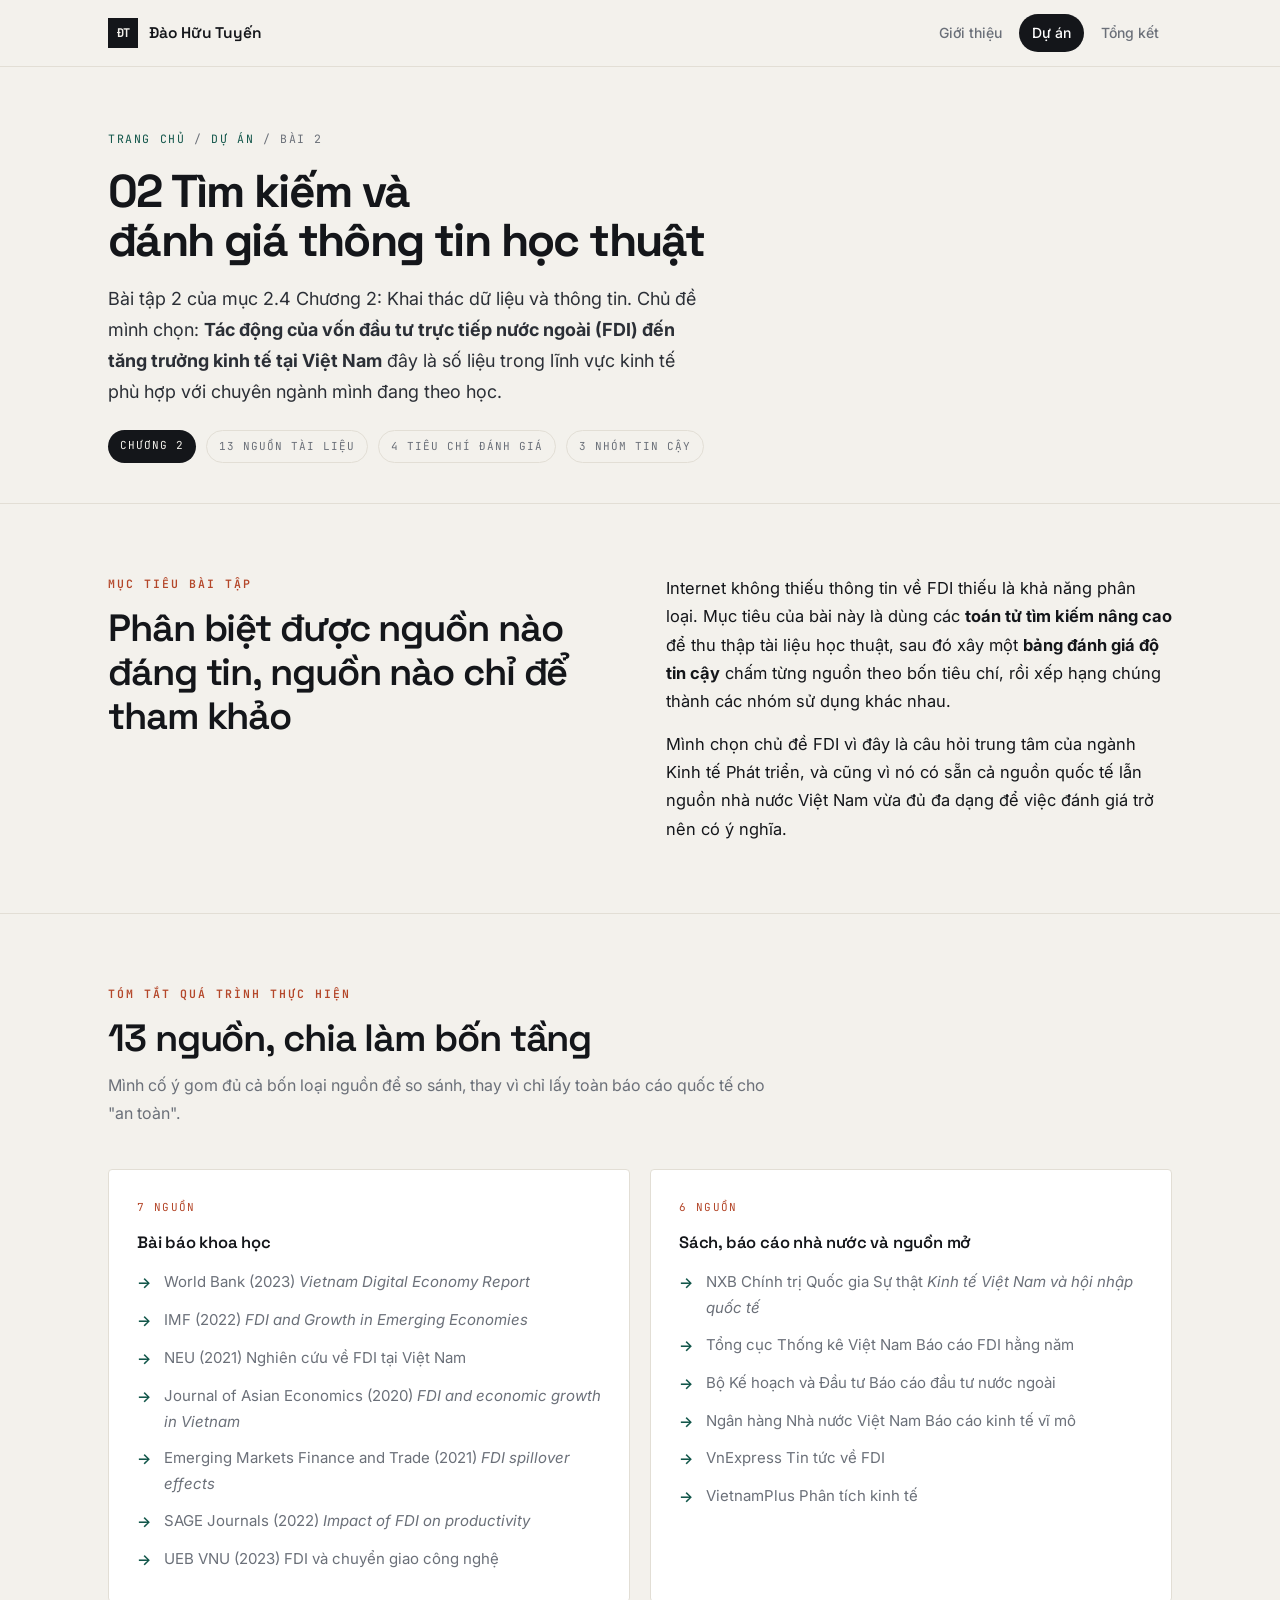
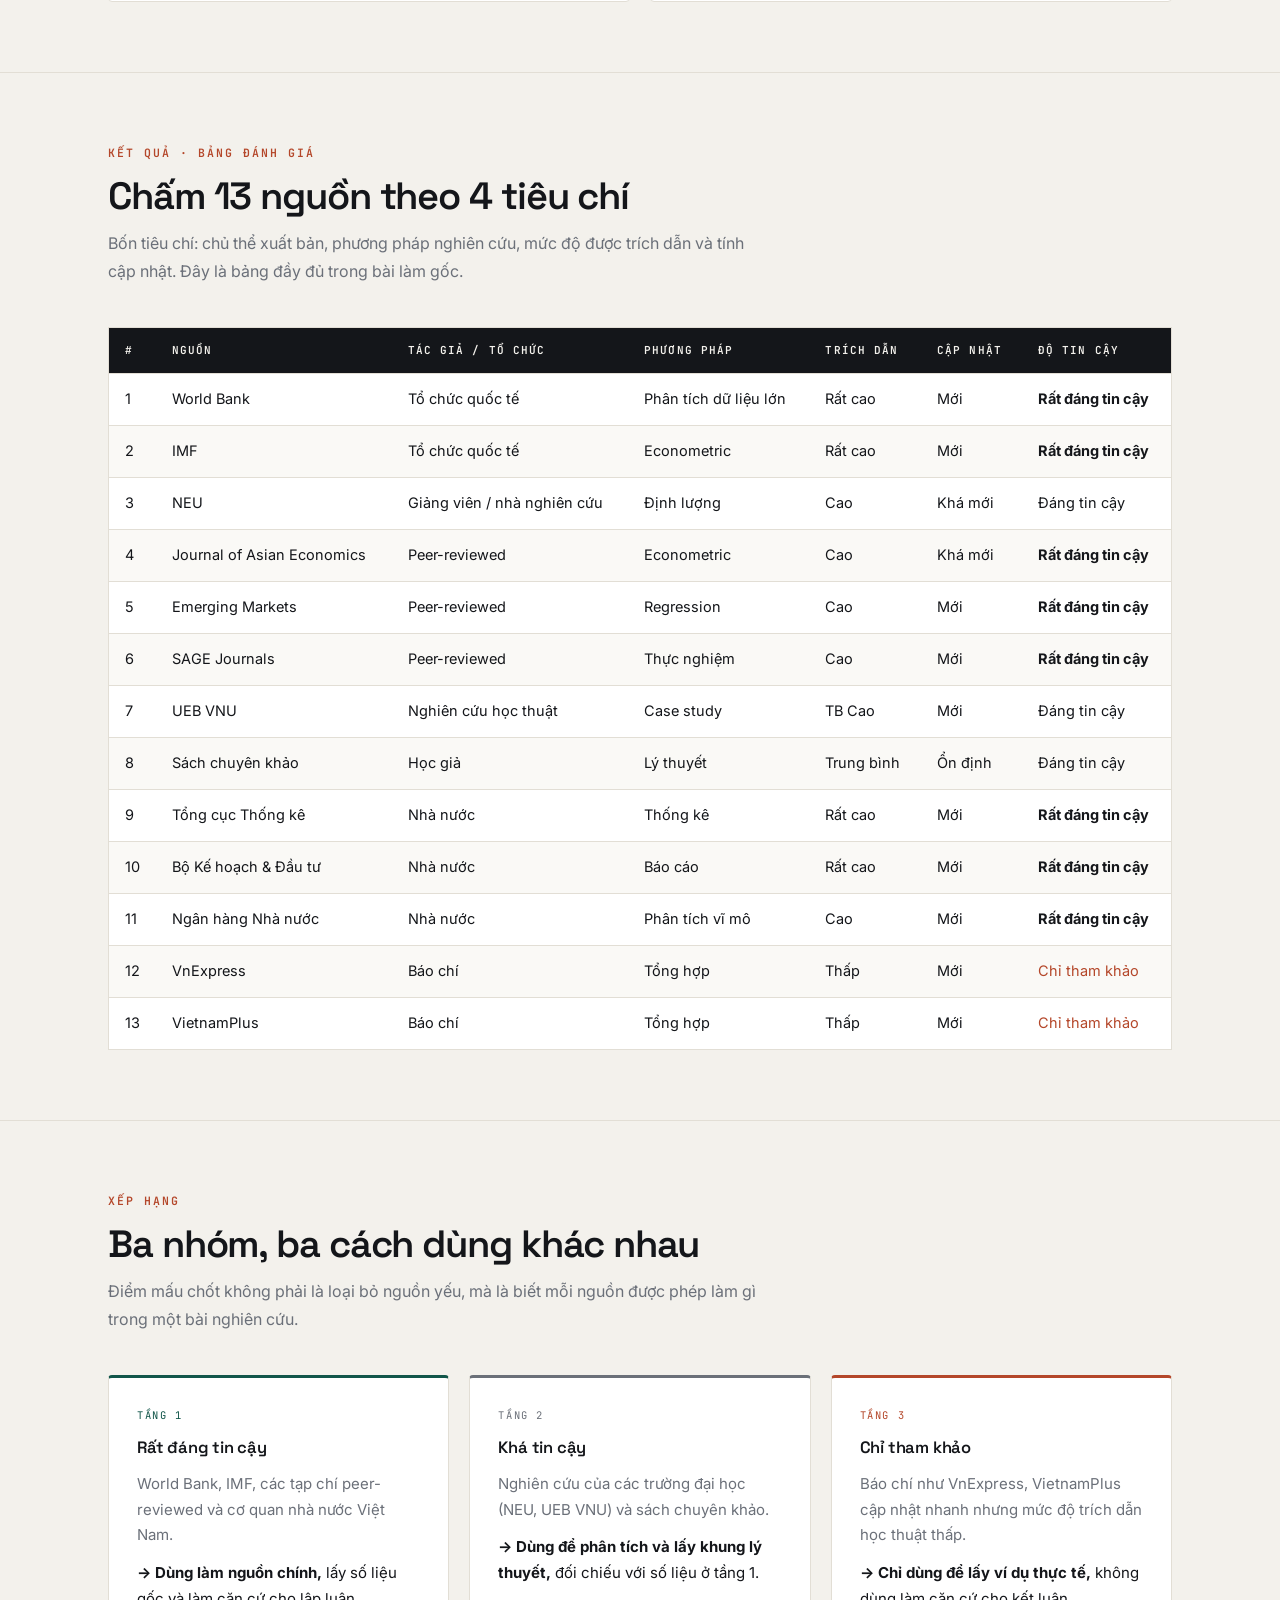
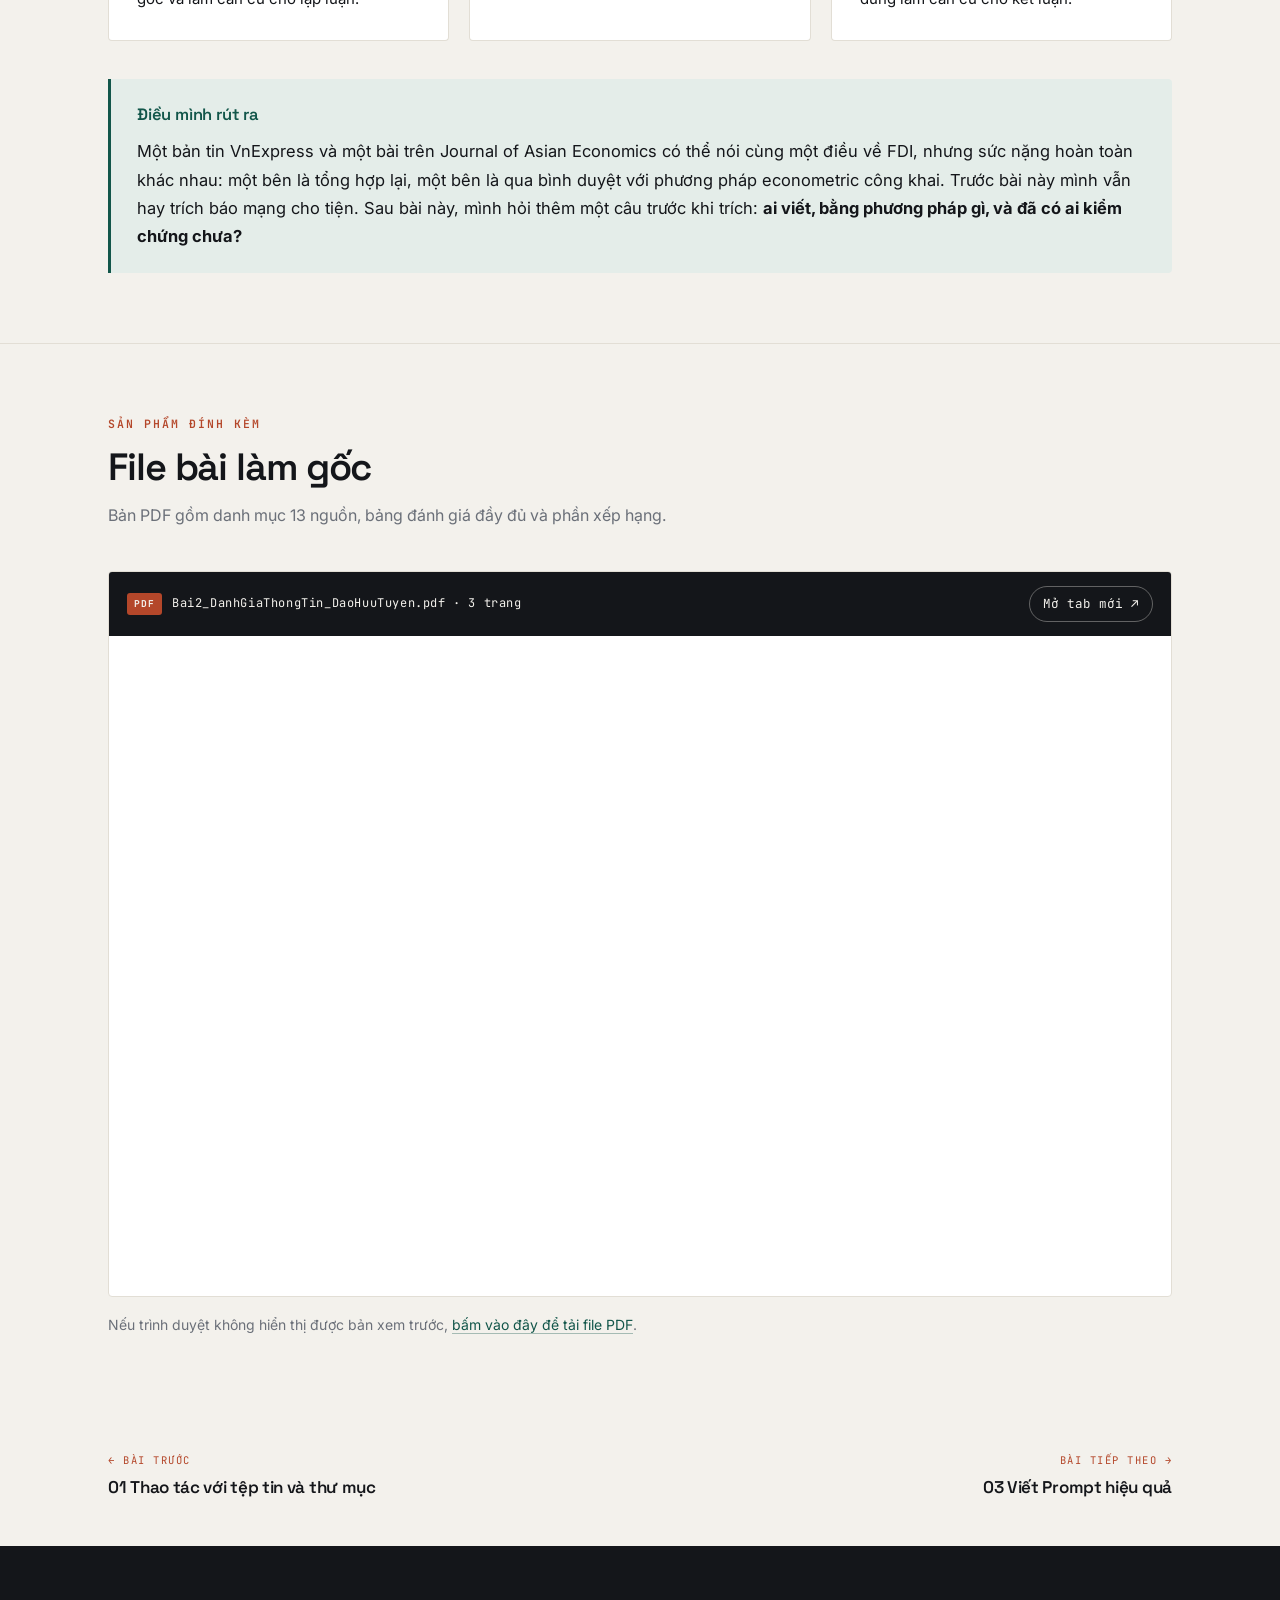
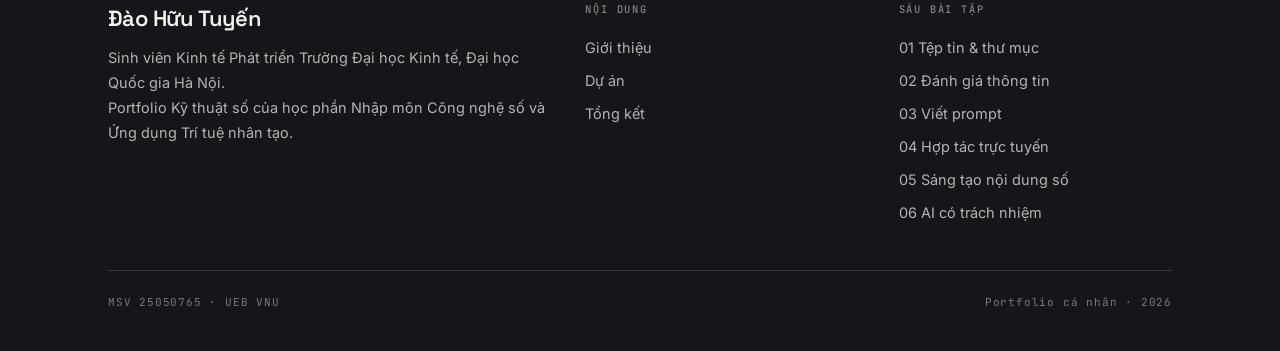
<file: bai-2.html>
<!DOCTYPE html>
<html lang="vi">
<head>
<meta charset="UTF-8">
<meta name="viewport" content="width=device-width, initial-scale=1.0">
<title>Bài 2  Tìm kiếm và đánh giá thông tin học thuật | Đào Hữu Tuyến</title>
<meta name="description" content="Bài tập 2 mục 2.4  Tìm kiếm và đánh giá thông tin học thuật về tác động của FDI đến tăng trưởng kinh tế Việt Nam.">
<link rel="preconnect" href="https://fonts.googleapis.com">
<link rel="preconnect" href="https://fonts.gstatic.com" crossorigin>
<link href="https://fonts.googleapis.com/css2?family=Space+Grotesk:wght@400;500;600;700&family=Inter:wght@400;500;600&family=JetBrains+Mono:wght@400;500;600;700&display=swap" rel="stylesheet">
<link rel="stylesheet" href="assets/style.css">
</head>
<body>

<nav class="nav">
  <div class="nav-inner">
    <a class="brand" href="index.html">
      <span class="brand-mark">ĐT</span>
      <span class="brand-name">Đào Hữu Tuyến</span>
    </a>
    <div class="nav-links">
      <a href="index.html">Giới thiệu</a>
      <a href="du-an.html" class="active">Dự án</a>
      <a href="tong-ket.html">Tổng kết</a>
    </div>
  </div>
</nav>

<header class="article-head">
  <div class="wrap">
    <div class="crumb"><a href="index.html">Trang chủ</a> / <a href="du-an.html">Dự án</a> / Bài 2</div>
    <h1 class="article-title">02  Tìm kiếm và<br>đánh giá thông tin học thuật</h1>
    <p class="hero-lede" style="margin-bottom:0;">
      Bài tập 2 của mục 2.4  Chương 2: Khai thác dữ liệu và thông tin. Chủ đề mình chọn:
      <b>Tác động của vốn đầu tư trực tiếp nước ngoài (FDI) đến tăng trưởng kinh tế tại Việt Nam</b> 
      đây là số liệu trong lĩnh vực kinh tế phù hợp với chuyên ngành mình đang theo học.
    </p>
    <div class="article-meta">
      <span class="meta-pill">Chương 2</span>
      <span class="meta-pill ghost">13 nguồn tài liệu</span>
      <span class="meta-pill ghost">4 tiêu chí đánh giá</span>
      <span class="meta-pill ghost">3 nhóm tin cậy</span>
    </div>
  </div>
</header>

<main>

  <!-- MỤC TIÊU -->
  <section>
    <div class="wrap">
      <div class="two-col">
        <div>
          <div class="sec-num">MỤC TIÊU BÀI TẬP</div>
          <h2>Phân biệt được nguồn nào đáng tin, nguồn nào chỉ để tham khảo</h2>
        </div>
        <div>
          <p>
            Internet không thiếu thông tin về FDI  thiếu là khả năng phân loại. Mục tiêu của bài này
            là dùng các <b>toán tử tìm kiếm nâng cao</b> để thu thập tài liệu học thuật, sau đó xây một
            <b>bảng đánh giá độ tin cậy</b> chấm từng nguồn theo bốn tiêu chí, rồi xếp hạng chúng thành
            các nhóm sử dụng khác nhau.
          </p>
          <p>
            Mình chọn chủ đề FDI vì đây là câu hỏi trung tâm của ngành Kinh tế Phát triển, và cũng vì
            nó có sẵn cả nguồn quốc tế lẫn nguồn nhà nước Việt Nam  vừa đủ đa dạng để việc đánh giá
            trở nên có ý nghĩa.
          </p>
        </div>
      </div>
    </div>
  </section>

  <!-- QUÁ TRÌNH -->
  <section>
    <div class="wrap">
      <div class="sec-head">
        <div class="sec-num">TÓM TẮT QUÁ TRÌNH THỰC HIỆN</div>
        <h2>13 nguồn, chia làm bốn tầng</h2>
        <p class="sec-sub">Mình cố ý gom đủ cả bốn loại nguồn để so sánh, thay vì chỉ lấy toàn báo cáo
          quốc tế cho "an toàn".</p>
      </div>

      <div class="card-grid">
        <div class="card">
          <div style="font-family:var(--font-mono); font-size:11px; letter-spacing:1.4px; color:var(--clay); margin-bottom:12px;">7 NGUỒN</div>
          <h4>Bài báo khoa học</h4>
          <ul class="bullets" style="margin-top:12px; font-size:15px; color:var(--muted);">
            <li><span>World Bank (2023)  <i>Vietnam Digital Economy Report</i></span></li>
            <li><span>IMF (2022)  <i>FDI and Growth in Emerging Economies</i></span></li>
            <li><span>NEU (2021)  Nghiên cứu về FDI tại Việt Nam</span></li>
            <li><span>Journal of Asian Economics (2020)  <i>FDI and economic growth in Vietnam</i></span></li>
            <li><span>Emerging Markets Finance and Trade (2021)  <i>FDI spillover effects</i></span></li>
            <li><span>SAGE Journals (2022)  <i>Impact of FDI on productivity</i></span></li>
            <li><span>UEB  VNU (2023)  FDI và chuyển giao công nghệ</span></li>
          </ul>
        </div>
        <div class="card">
          <div style="font-family:var(--font-mono); font-size:11px; letter-spacing:1.4px; color:var(--clay); margin-bottom:12px;">6 NGUỒN</div>
          <h4>Sách, báo cáo nhà nước và nguồn mở</h4>
          <ul class="bullets" style="margin-top:12px; font-size:15px; color:var(--muted);">
            <li><span>NXB Chính trị Quốc gia Sự thật  <i>Kinh tế Việt Nam và hội nhập quốc tế</i></span></li>
            <li><span>Tổng cục Thống kê Việt Nam  Báo cáo FDI hằng năm</span></li>
            <li><span>Bộ Kế hoạch và Đầu tư  Báo cáo đầu tư nước ngoài</span></li>
            <li><span>Ngân hàng Nhà nước Việt Nam  Báo cáo kinh tế vĩ mô</span></li>
            <li><span>VnExpress  Tin tức về FDI</span></li>
            <li><span>VietnamPlus  Phân tích kinh tế</span></li>
          </ul>
        </div>
      </div>
    </div>
  </section>

  <!-- BẢNG ĐÁNH GIÁ -->
  <section>
    <div class="wrap">
      <div class="sec-head">
        <div class="sec-num">KẾT QUẢ · BẢNG ĐÁNH GIÁ</div>
        <h2>Chấm 13 nguồn theo 4 tiêu chí</h2>
        <p class="sec-sub">Bốn tiêu chí: chủ thể xuất bản, phương pháp nghiên cứu, mức độ được trích dẫn
          và tính cập nhật. Đây là bảng đầy đủ trong bài làm gốc.</p>
      </div>
      <div style="overflow-x:auto;">
        <table>
          <thead>
            <tr>
              <th style="width:38px;">#</th>
              <th>Nguồn</th>
              <th>Tác giả / Tổ chức</th>
              <th>Phương pháp</th>
              <th>Trích dẫn</th>
              <th>Cập nhật</th>
              <th>Độ tin cậy</th>
            </tr>
          </thead>
          <tbody>
            <tr><td>1</td><td>World Bank</td><td>Tổ chức quốc tế</td><td>Phân tích dữ liệu lớn</td><td>Rất cao</td><td>Mới</td><td><b>Rất đáng tin cậy</b></td></tr>
            <tr><td>2</td><td>IMF</td><td>Tổ chức quốc tế</td><td>Econometric</td><td>Rất cao</td><td>Mới</td><td><b>Rất đáng tin cậy</b></td></tr>
            <tr><td>3</td><td>NEU</td><td>Giảng viên / nhà nghiên cứu</td><td>Định lượng</td><td>Cao</td><td>Khá mới</td><td>Đáng tin cậy</td></tr>
            <tr><td>4</td><td>Journal of Asian Economics</td><td>Peer-reviewed</td><td>Econometric</td><td>Cao</td><td>Khá mới</td><td><b>Rất đáng tin cậy</b></td></tr>
            <tr><td>5</td><td>Emerging Markets</td><td>Peer-reviewed</td><td>Regression</td><td>Cao</td><td>Mới</td><td><b>Rất đáng tin cậy</b></td></tr>
            <tr><td>6</td><td>SAGE Journals</td><td>Peer-reviewed</td><td>Thực nghiệm</td><td>Cao</td><td>Mới</td><td><b>Rất đáng tin cậy</b></td></tr>
            <tr><td>7</td><td>UEB  VNU</td><td>Nghiên cứu học thuật</td><td>Case study</td><td>TB  Cao</td><td>Mới</td><td>Đáng tin cậy</td></tr>
            <tr><td>8</td><td>Sách chuyên khảo</td><td>Học giả</td><td>Lý thuyết</td><td>Trung bình</td><td>Ổn định</td><td>Đáng tin cậy</td></tr>
            <tr><td>9</td><td>Tổng cục Thống kê</td><td>Nhà nước</td><td>Thống kê</td><td>Rất cao</td><td>Mới</td><td><b>Rất đáng tin cậy</b></td></tr>
            <tr><td>10</td><td>Bộ Kế hoạch &amp; Đầu tư</td><td>Nhà nước</td><td>Báo cáo</td><td>Rất cao</td><td>Mới</td><td><b>Rất đáng tin cậy</b></td></tr>
            <tr><td>11</td><td>Ngân hàng Nhà nước</td><td>Nhà nước</td><td>Phân tích vĩ mô</td><td>Cao</td><td>Mới</td><td><b>Rất đáng tin cậy</b></td></tr>
            <tr><td>12</td><td>VnExpress</td><td>Báo chí</td><td>Tổng hợp</td><td>Thấp</td><td>Mới</td><td style="color:var(--clay);">Chỉ tham khảo</td></tr>
            <tr><td>13</td><td>VietnamPlus</td><td>Báo chí</td><td>Tổng hợp</td><td>Thấp</td><td>Mới</td><td style="color:var(--clay);">Chỉ tham khảo</td></tr>
          </tbody>
        </table>
      </div>
    </div>
  </section>

  <!-- XẾP HẠNG -->
  <section>
    <div class="wrap">
      <div class="sec-head">
        <div class="sec-num">XẾP HẠNG</div>
        <h2>Ba nhóm, ba cách dùng khác nhau</h2>
        <p class="sec-sub">Điểm mấu chốt không phải là loại bỏ nguồn yếu, mà là biết mỗi nguồn được
          phép làm gì trong một bài nghiên cứu.</p>
      </div>
      <div class="card-grid three">
        <div class="card" style="border-top:3px solid var(--accent);">
          <div style="font-family:var(--font-mono); font-size:10.5px; letter-spacing:1.6px; color:var(--accent); margin-bottom:10px;">TẦNG 1</div>
          <h4>Rất đáng tin cậy</h4>
          <p style="color:var(--muted); font-size:15px;">World Bank, IMF, các tạp chí peer-reviewed và
            cơ quan nhà nước Việt Nam.</p>
          <p style="margin-top:12px; font-size:15px;"><b>→ Dùng làm nguồn chính,</b> lấy số liệu gốc và
            làm căn cứ cho lập luận.</p>
        </div>
        <div class="card" style="border-top:3px solid var(--muted);">
          <div style="font-family:var(--font-mono); font-size:10.5px; letter-spacing:1.6px; color:var(--muted); margin-bottom:10px;">TẦNG 2</div>
          <h4>Khá tin cậy</h4>
          <p style="color:var(--muted); font-size:15px;">Nghiên cứu của các trường đại học (NEU,
            UEB  VNU) và sách chuyên khảo.</p>
          <p style="margin-top:12px; font-size:15px;"><b>→ Dùng để phân tích và lấy khung lý thuyết,</b>
            đối chiếu với số liệu ở tầng 1.</p>
        </div>
        <div class="card" style="border-top:3px solid var(--clay);">
          <div style="font-family:var(--font-mono); font-size:10.5px; letter-spacing:1.6px; color:var(--clay); margin-bottom:10px;">TẦNG 3</div>
          <h4>Chỉ tham khảo</h4>
          <p style="color:var(--muted); font-size:15px;">Báo chí như VnExpress, VietnamPlus  cập nhật
            nhanh nhưng mức độ trích dẫn học thuật thấp.</p>
          <p style="margin-top:12px; font-size:15px;"><b>→ Chỉ dùng để lấy ví dụ thực tế,</b> không dùng
            làm căn cứ cho kết luận.</p>
        </div>
      </div>

      <div class="callout" style="margin-top:38px;">
        <h4>Điều mình rút ra</h4>
        <p style="margin-top:6px;">
          Một bản tin VnExpress và một bài trên Journal of Asian Economics có thể nói cùng một điều về
          FDI, nhưng sức nặng hoàn toàn khác nhau: một bên là tổng hợp lại, một bên là qua bình duyệt
          với phương pháp econometric công khai. Trước bài này mình vẫn hay trích báo mạng cho tiện.
          Sau bài này, mình hỏi thêm một câu trước khi trích: <b>ai viết, bằng phương pháp gì, và đã
          có ai kiểm chứng chưa?</b>
        </p>
      </div>
    </div>
  </section>

  <!-- SẢN PHẨM -->
  <section>
    <div class="wrap">
      <div class="sec-head">
        <div class="sec-num">SẢN PHẨM ĐÍNH KÈM</div>
        <h2>File bài làm gốc</h2>
        <p class="sec-sub">Bản PDF gồm danh mục 13 nguồn, bảng đánh giá đầy đủ và phần xếp hạng.</p>
      </div>
      <div class="pdf-shell">
        <div class="pdf-bar">
          <span class="f"><i>PDF</i> Bai2_DanhGiaThongTin_DaoHuuTuyen.pdf · 3 trang</span>
          <a href="assets/pdf/bai2.pdf" target="_blank" rel="noopener">Mở tab mới ↗</a>
        </div>
        <iframe src="assets/pdf/bai2.pdf#view=FitH" title="Bài 2  Tìm kiếm và đánh giá thông tin học thuật"></iframe>
      </div>
      <p style="margin-top:16px; color:var(--muted); font-size:14px;">
        Nếu trình duyệt không hiển thị được bản xem trước,
        <a class="ext" href="assets/pdf/bai2.pdf" target="_blank" rel="noopener">bấm vào đây để tải file PDF</a>.
      </p>
    </div>
  </section>

  <div class="wrap">
    <div class="pager">
      <a href="bai-1.html">
        <span class="lbl">← Bài trước</span>
        <span class="ttl">01  Thao tác với tệp tin và thư mục</span>
      </a>
      <a href="bai-3.html" style="text-align:right;">
        <span class="lbl">Bài tiếp theo →</span>
        <span class="ttl">03  Viết Prompt hiệu quả</span>
      </a>
    </div>
  </div>

</main>

<footer>
  <div class="wrap">
    <div class="foot-grid">
      <div>
        <div class="f-name">Đào Hữu Tuyến</div>
        <p>Sinh viên Kinh tế Phát triển  Trường Đại học Kinh tế, Đại học Quốc gia Hà Nội.<br>
          Portfolio Kỹ thuật số của học phần Nhập môn Công nghệ số và Ứng dụng Trí tuệ nhân tạo.</p>
      </div>
      <div>
        <h5>Nội dung</h5>
        <a href="index.html">Giới thiệu</a>
        <a href="du-an.html">Dự án</a>
        <a href="tong-ket.html">Tổng kết</a>
      </div>
      <div>
        <h5>Sáu bài tập</h5>
        <a href="bai-1.html">01  Tệp tin &amp; thư mục</a>
        <a href="bai-2.html">02  Đánh giá thông tin</a>
        <a href="bai-3.html">03  Viết prompt</a>
        <a href="bai-4.html">04  Hợp tác trực tuyến</a>
        <a href="bai-5.html">05  Sáng tạo nội dung số</a>
        <a href="bai-6.html">06  AI có trách nhiệm</a>
      </div>
    </div>
    <div class="foot-base">
      <span>MSV 25050765 · UEB  VNU</span>
      <span>Portfolio cá nhân · 2026</span>
    </div>
  </div>
</footer>

</body>
</html>
</file>
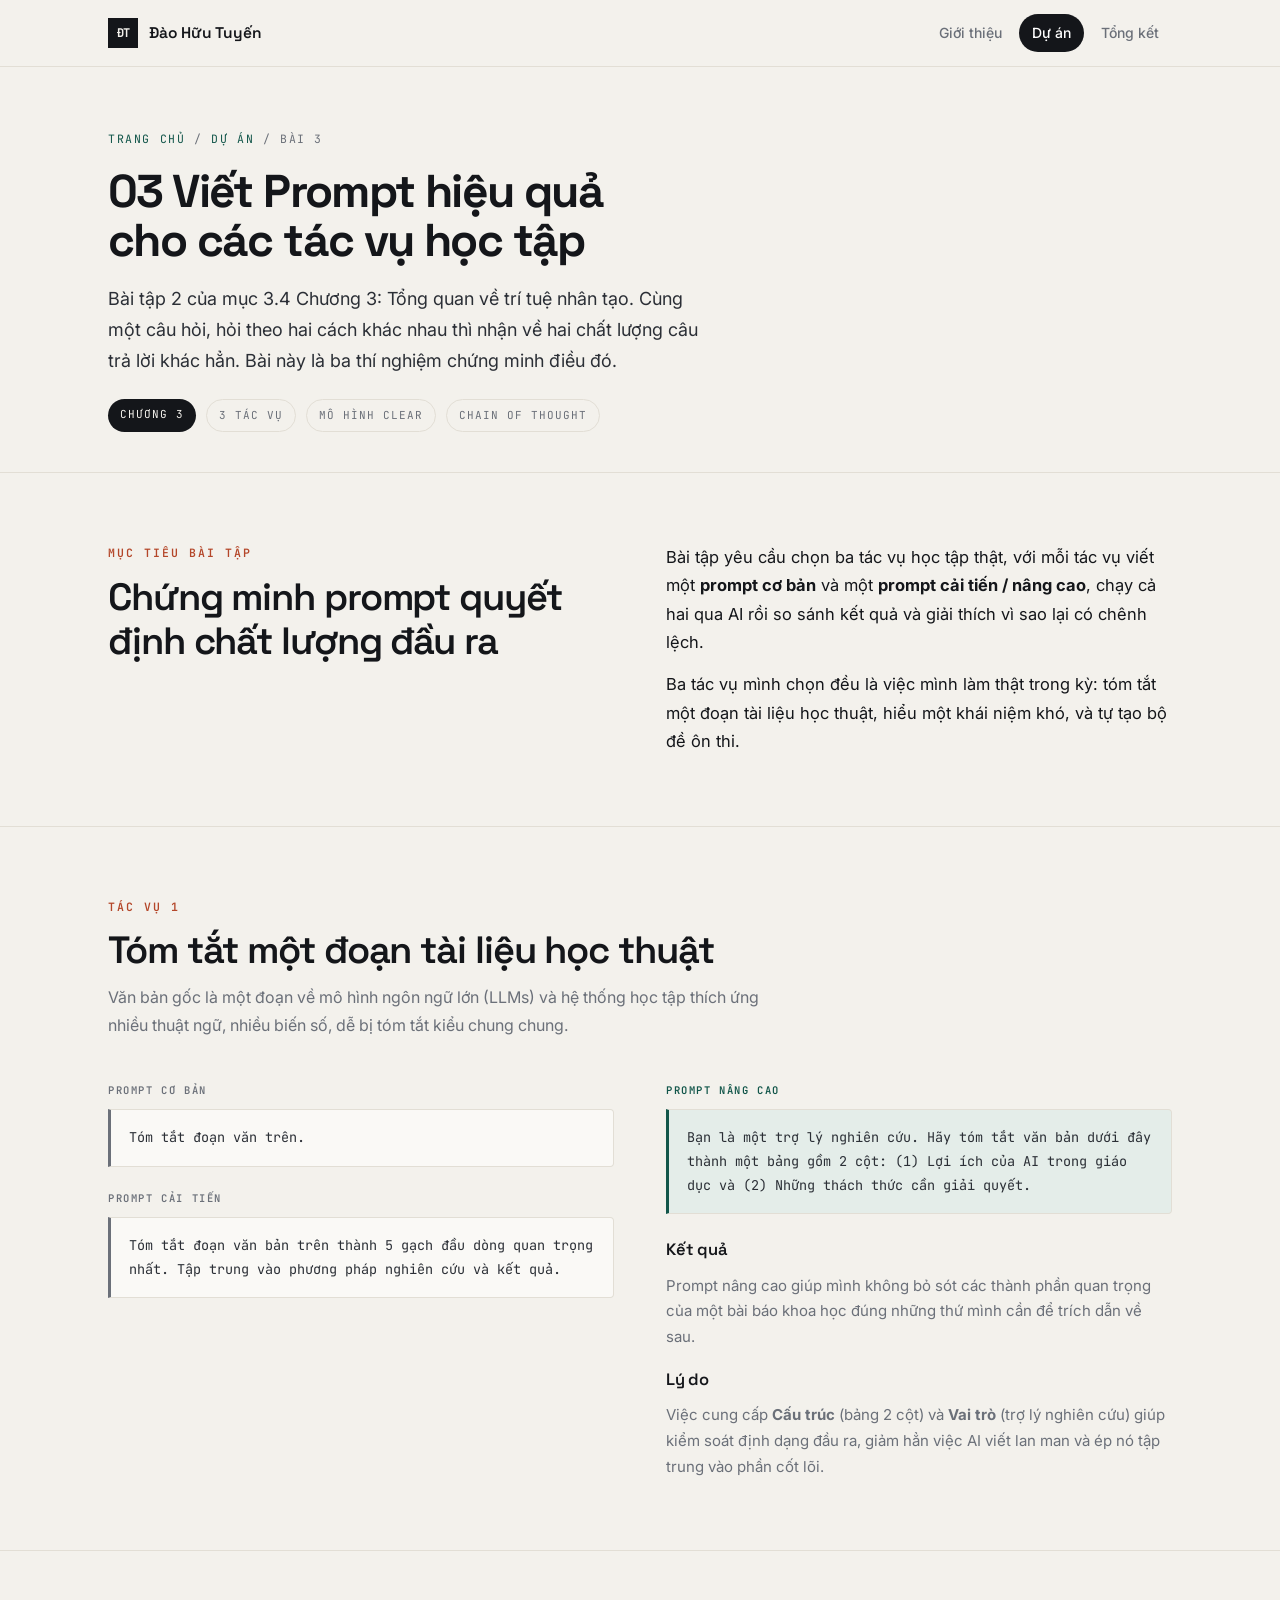
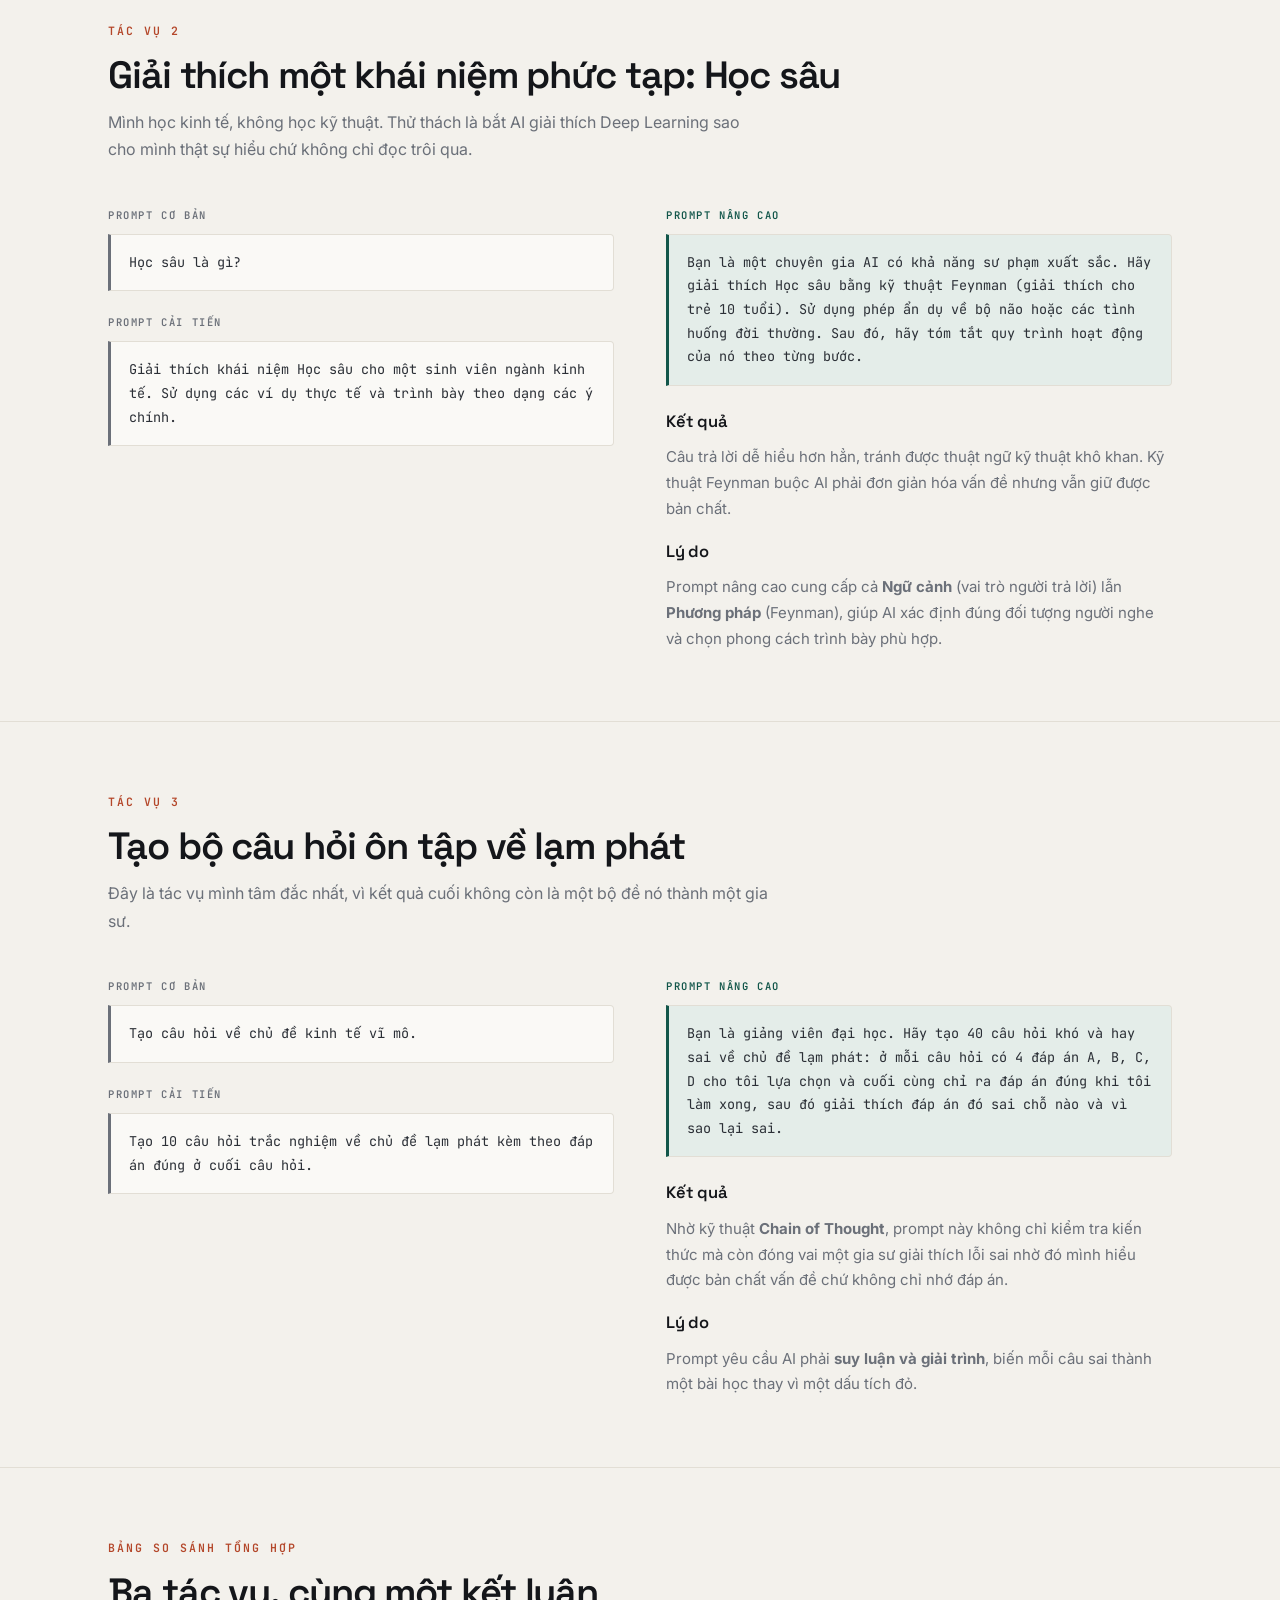
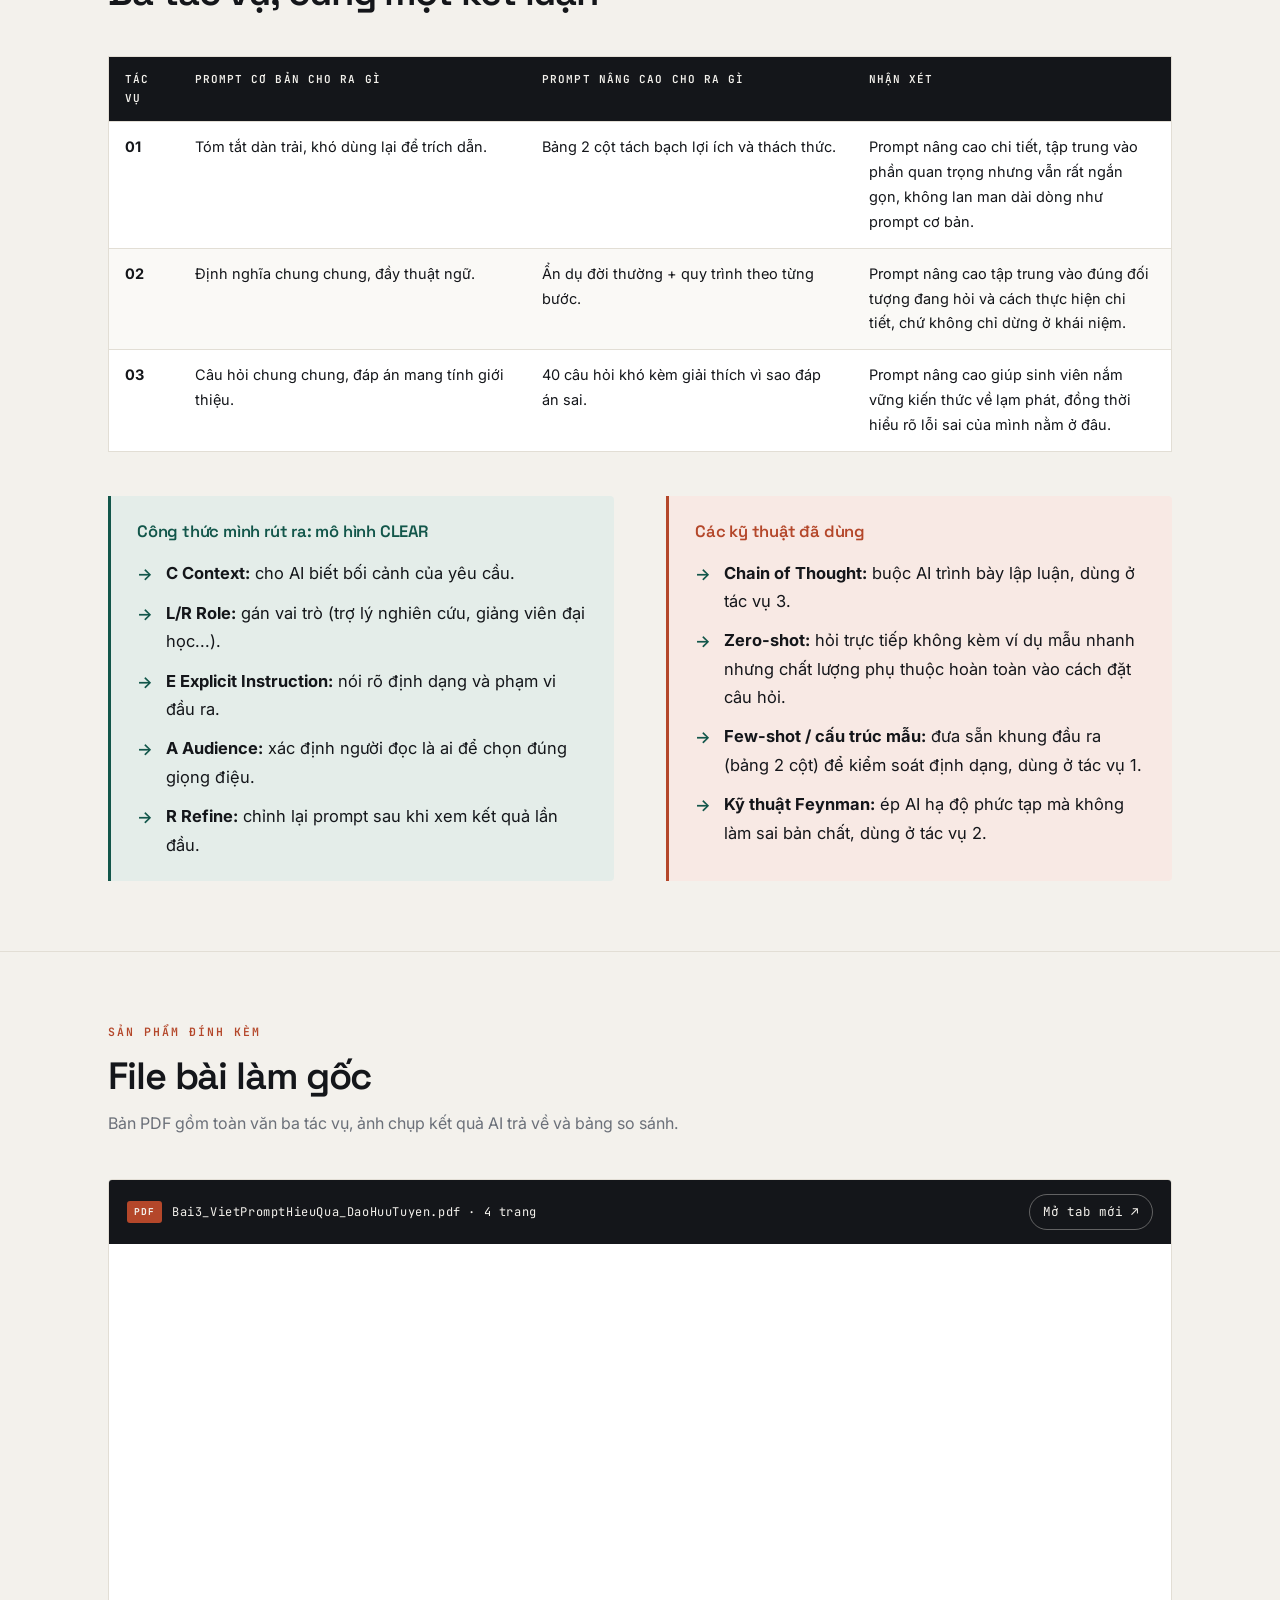
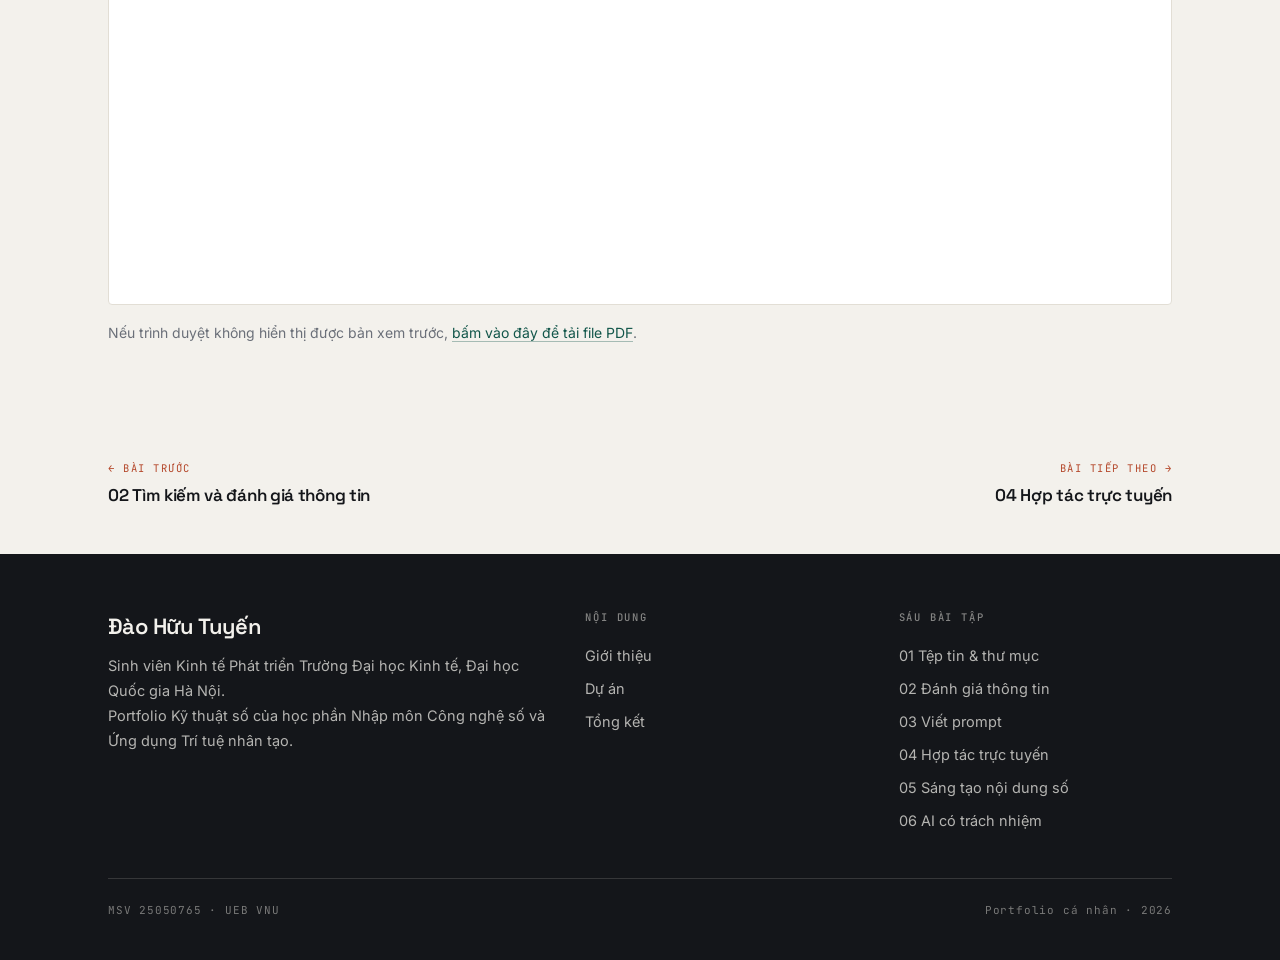
<file: bai-3.html>
<!DOCTYPE html>
<html lang="vi">
<head>
<meta charset="UTF-8">
<meta name="viewport" content="width=device-width, initial-scale=1.0">
<title>Bài 3  Viết Prompt hiệu quả cho các tác vụ học tập | Đào Hữu Tuyến</title>
<meta name="description" content="Bài tập 2 mục 3.4  So sánh prompt cơ bản và prompt nâng cao qua ba tác vụ học tập. Mô hình CLEAR, Chain of Thought.">
<link rel="preconnect" href="https://fonts.googleapis.com">
<link rel="preconnect" href="https://fonts.gstatic.com" crossorigin>
<link href="https://fonts.googleapis.com/css2?family=Space+Grotesk:wght@400;500;600;700&family=Inter:wght@400;500;600&family=JetBrains+Mono:wght@400;500;600;700&display=swap" rel="stylesheet">
<link rel="stylesheet" href="assets/style.css">
<style>
  .prompt-box {
    font-family: var(--font-mono); font-size: 13.5px; line-height: 1.75;
    background: #FAF9F6; border: 1px solid var(--line); border-left: 3px solid var(--muted);
    padding: 16px 18px; border-radius: 0 4px 4px 0; color: var(--ink-soft); margin-top: 10px;
  }
  .prompt-box.good { border-left-color: var(--accent); background: var(--accent-soft); }
  .prompt-lvl { font-family: var(--font-mono); font-size: 10.5px; letter-spacing: 1.6px; text-transform: uppercase; color: var(--muted); font-weight: 600; }
  .prompt-lvl.good { color: var(--accent); }
</style>
</head>
<body>

<nav class="nav">
  <div class="nav-inner">
    <a class="brand" href="index.html">
      <span class="brand-mark">ĐT</span>
      <span class="brand-name">Đào Hữu Tuyến</span>
    </a>
    <div class="nav-links">
      <a href="index.html">Giới thiệu</a>
      <a href="du-an.html" class="active">Dự án</a>
      <a href="tong-ket.html">Tổng kết</a>
    </div>
  </div>
</nav>

<header class="article-head">
  <div class="wrap">
    <div class="crumb"><a href="index.html">Trang chủ</a> / <a href="du-an.html">Dự án</a> / Bài 3</div>
    <h1 class="article-title">03  Viết Prompt hiệu quả<br>cho các tác vụ học tập</h1>
    <p class="hero-lede" style="margin-bottom:0;">
      Bài tập 2 của mục 3.4  Chương 3: Tổng quan về trí tuệ nhân tạo. Cùng một câu hỏi, hỏi theo
      hai cách khác nhau thì nhận về hai chất lượng câu trả lời khác hẳn. Bài này là ba thí nghiệm
      chứng minh điều đó.
    </p>
    <div class="article-meta">
      <span class="meta-pill">Chương 3</span>
      <span class="meta-pill ghost">3 tác vụ</span>
      <span class="meta-pill ghost">Mô hình CLEAR</span>
      <span class="meta-pill ghost">Chain of Thought</span>
    </div>
  </div>
</header>

<main>

  <!-- MỤC TIÊU -->
  <section>
    <div class="wrap">
      <div class="two-col">
        <div>
          <div class="sec-num">MỤC TIÊU BÀI TẬP</div>
          <h2>Chứng minh prompt quyết định chất lượng đầu ra</h2>
        </div>
        <div>
          <p>
            Bài tập yêu cầu chọn ba tác vụ học tập thật, với mỗi tác vụ viết một <b>prompt cơ bản</b> và
            một <b>prompt cải tiến / nâng cao</b>, chạy cả hai qua AI rồi so sánh kết quả và giải thích
            vì sao lại có chênh lệch.
          </p>
          <p>
            Ba tác vụ mình chọn đều là việc mình làm thật trong kỳ: tóm tắt một đoạn tài liệu học thuật,
            hiểu một khái niệm khó, và tự tạo bộ đề ôn thi.
          </p>
        </div>
      </div>
    </div>
  </section>

  <!-- TÁC VỤ 1 -->
  <section>
    <div class="wrap">
      <div class="sec-head">
        <div class="sec-num">TÁC VỤ 1</div>
        <h2>Tóm tắt một đoạn tài liệu học thuật</h2>
        <p class="sec-sub">Văn bản gốc là một đoạn về mô hình ngôn ngữ lớn (LLMs) và hệ thống học tập
          thích ứng  nhiều thuật ngữ, nhiều biến số, dễ bị tóm tắt kiểu chung chung.</p>
      </div>
      <div class="two-col">
        <div>
          <div class="prompt-lvl">Prompt cơ bản</div>
          <div class="prompt-box">Tóm tắt đoạn văn trên.</div>
          <div class="prompt-lvl" style="margin-top:22px;">Prompt cải tiến</div>
          <div class="prompt-box">Tóm tắt đoạn văn bản trên thành 5 gạch đầu dòng quan trọng nhất. Tập trung vào phương pháp nghiên cứu và kết quả.</div>
        </div>
        <div>
          <div class="prompt-lvl good">Prompt nâng cao</div>
          <div class="prompt-box good">Bạn là một trợ lý nghiên cứu. Hãy tóm tắt văn bản dưới đây thành một bảng gồm 2 cột: (1) Lợi ích của AI trong giáo dục và (2) Những thách thức cần giải quyết.</div>
          <div style="margin-top:22px;">
            <h4>Kết quả</h4>
            <p style="color:var(--muted); font-size:15px;">
              Prompt nâng cao giúp mình không bỏ sót các thành phần quan trọng của một bài báo khoa học 
              đúng những thứ mình cần để trích dẫn về sau.
            </p>
            <h4 style="margin-top:16px;">Lý do</h4>
            <p style="color:var(--muted); font-size:15px;">
              Việc cung cấp <b>Cấu trúc</b> (bảng 2 cột) và <b>Vai trò</b> (trợ lý nghiên cứu) giúp kiểm
              soát định dạng đầu ra, giảm hẳn việc AI viết lan man và ép nó tập trung vào phần cốt lõi.
            </p>
          </div>
        </div>
      </div>
    </div>
  </section>

  <!-- TÁC VỤ 2 -->
  <section>
    <div class="wrap">
      <div class="sec-head">
        <div class="sec-num">TÁC VỤ 2</div>
        <h2>Giải thích một khái niệm phức tạp: Học sâu</h2>
        <p class="sec-sub">Mình học kinh tế, không học kỹ thuật. Thử thách là bắt AI giải thích Deep
          Learning sao cho mình thật sự hiểu chứ không chỉ đọc trôi qua.</p>
      </div>
      <div class="two-col">
        <div>
          <div class="prompt-lvl">Prompt cơ bản</div>
          <div class="prompt-box">Học sâu là gì?</div>
          <div class="prompt-lvl" style="margin-top:22px;">Prompt cải tiến</div>
          <div class="prompt-box">Giải thích khái niệm Học sâu cho một sinh viên ngành kinh tế. Sử dụng các ví dụ thực tế và trình bày theo dạng các ý chính.</div>
        </div>
        <div>
          <div class="prompt-lvl good">Prompt nâng cao</div>
          <div class="prompt-box good">Bạn là một chuyên gia AI có khả năng sư phạm xuất sắc. Hãy giải thích Học sâu bằng kỹ thuật Feynman (giải thích cho trẻ 10 tuổi). Sử dụng phép ẩn dụ về bộ não hoặc các tình huống đời thường. Sau đó, hãy tóm tắt quy trình hoạt động của nó theo từng bước.</div>
          <div style="margin-top:22px;">
            <h4>Kết quả</h4>
            <p style="color:var(--muted); font-size:15px;">
              Câu trả lời dễ hiểu hơn hẳn, tránh được thuật ngữ kỹ thuật khô khan. Kỹ thuật Feynman buộc
              AI phải đơn giản hóa vấn đề nhưng vẫn giữ được bản chất.
            </p>
            <h4 style="margin-top:16px;">Lý do</h4>
            <p style="color:var(--muted); font-size:15px;">
              Prompt nâng cao cung cấp cả <b>Ngữ cảnh</b> (vai trò người trả lời) lẫn <b>Phương pháp</b>
              (Feynman), giúp AI xác định đúng đối tượng người nghe và chọn phong cách trình bày phù hợp.
            </p>
          </div>
        </div>
      </div>
    </div>
  </section>

  <!-- TÁC VỤ 3 -->
  <section>
    <div class="wrap">
      <div class="sec-head">
        <div class="sec-num">TÁC VỤ 3</div>
        <h2>Tạo bộ câu hỏi ôn tập về lạm phát</h2>
        <p class="sec-sub">Đây là tác vụ mình tâm đắc nhất, vì kết quả cuối không còn là một bộ đề 
          nó thành một gia sư.</p>
      </div>
      <div class="two-col">
        <div>
          <div class="prompt-lvl">Prompt cơ bản</div>
          <div class="prompt-box">Tạo câu hỏi về chủ đề kinh tế vĩ mô.</div>
          <div class="prompt-lvl" style="margin-top:22px;">Prompt cải tiến</div>
          <div class="prompt-box">Tạo 10 câu hỏi trắc nghiệm về chủ đề lạm phát kèm theo đáp án đúng ở cuối câu hỏi.</div>
        </div>
        <div>
          <div class="prompt-lvl good">Prompt nâng cao</div>
          <div class="prompt-box good">Bạn là giảng viên đại học. Hãy tạo 40 câu hỏi khó và hay sai về chủ đề lạm phát: ở mỗi câu hỏi có 4 đáp án A, B, C, D cho tôi lựa chọn và cuối cùng chỉ ra đáp án đúng khi tôi làm xong, sau đó giải thích đáp án đó sai chỗ nào và vì sao lại sai.</div>
          <div style="margin-top:22px;">
            <h4>Kết quả</h4>
            <p style="color:var(--muted); font-size:15px;">
              Nhờ kỹ thuật <b>Chain of Thought</b>, prompt này không chỉ kiểm tra kiến thức mà còn đóng
              vai một gia sư giải thích lỗi sai  nhờ đó mình hiểu được bản chất vấn đề chứ không chỉ
              nhớ đáp án.
            </p>
            <h4 style="margin-top:16px;">Lý do</h4>
            <p style="color:var(--muted); font-size:15px;">
              Prompt yêu cầu AI phải <b>suy luận và giải trình</b>, biến mỗi câu sai thành một bài học
              thay vì một dấu tích đỏ.
            </p>
          </div>
        </div>
      </div>
    </div>
  </section>

  <!-- SO SÁNH -->
  <section>
    <div class="wrap">
      <div class="sec-head">
        <div class="sec-num">BẢNG SO SÁNH TỔNG HỢP</div>
        <h2>Ba tác vụ, cùng một kết luận</h2>
      </div>
      <div style="overflow-x:auto;">
        <table>
          <thead>
            <tr>
              <th style="width:70px;">Tác vụ</th>
              <th>Prompt cơ bản cho ra gì</th>
              <th>Prompt nâng cao cho ra gì</th>
              <th style="width:30%;">Nhận xét</th>
            </tr>
          </thead>
          <tbody>
            <tr>
              <td><b>01</b></td>
              <td>Tóm tắt dàn trải, khó dùng lại để trích dẫn.</td>
              <td>Bảng 2 cột tách bạch lợi ích và thách thức.</td>
              <td>Prompt nâng cao chi tiết, tập trung vào phần quan trọng nhưng vẫn rất ngắn gọn, không lan man dài dòng như prompt cơ bản.</td>
            </tr>
            <tr>
              <td><b>02</b></td>
              <td>Định nghĩa chung chung, đầy thuật ngữ.</td>
              <td>Ẩn dụ đời thường + quy trình theo từng bước.</td>
              <td>Prompt nâng cao tập trung vào đúng đối tượng đang hỏi và cách thực hiện chi tiết, chứ không chỉ dừng ở khái niệm.</td>
            </tr>
            <tr>
              <td><b>03</b></td>
              <td>Câu hỏi chung chung, đáp án mang tính giới thiệu.</td>
              <td>40 câu hỏi khó kèm giải thích vì sao đáp án sai.</td>
              <td>Prompt nâng cao giúp sinh viên nắm vững kiến thức về lạm phát, đồng thời hiểu rõ lỗi sai của mình nằm ở đâu.</td>
            </tr>
          </tbody>
        </table>
      </div>

      <div class="two-col" style="margin-top:44px;">
        <div class="callout">
          <h4>Công thức mình rút ra: mô hình CLEAR</h4>
          <ul class="bullets" style="margin-top:12px;">
            <li><span><b>C  Context:</b> cho AI biết bối cảnh của yêu cầu.</span></li>
            <li><span><b>L/R  Role:</b> gán vai trò (trợ lý nghiên cứu, giảng viên đại học...).</span></li>
            <li><span><b>E  Explicit Instruction:</b> nói rõ định dạng và phạm vi đầu ra.</span></li>
            <li><span><b>A  Audience:</b> xác định người đọc là ai để chọn đúng giọng điệu.</span></li>
            <li><span><b>R  Refine:</b> chỉnh lại prompt sau khi xem kết quả lần đầu.</span></li>
          </ul>
        </div>
        <div class="callout clay">
          <h4>Các kỹ thuật đã dùng</h4>
          <ul class="bullets" style="margin-top:12px;">
            <li><span><b>Chain of Thought:</b> buộc AI trình bày lập luận, dùng ở tác vụ 3.</span></li>
            <li><span><b>Zero-shot:</b> hỏi trực tiếp không kèm ví dụ mẫu  nhanh nhưng chất lượng phụ thuộc hoàn toàn vào cách đặt câu hỏi.</span></li>
            <li><span><b>Few-shot / cấu trúc mẫu:</b> đưa sẵn khung đầu ra (bảng 2 cột) để kiểm soát định dạng, dùng ở tác vụ 1.</span></li>
            <li><span><b>Kỹ thuật Feynman:</b> ép AI hạ độ phức tạp mà không làm sai bản chất, dùng ở tác vụ 2.</span></li>
          </ul>
        </div>
      </div>
    </div>
  </section>

  <!-- SẢN PHẨM -->
  <section>
    <div class="wrap">
      <div class="sec-head">
        <div class="sec-num">SẢN PHẨM ĐÍNH KÈM</div>
        <h2>File bài làm gốc</h2>
        <p class="sec-sub">Bản PDF gồm toàn văn ba tác vụ, ảnh chụp kết quả AI trả về và bảng so sánh.</p>
      </div>
      <div class="pdf-shell">
        <div class="pdf-bar">
          <span class="f"><i>PDF</i> Bai3_VietPromptHieuQua_DaoHuuTuyen.pdf · 4 trang</span>
          <a href="assets/pdf/bai3.pdf" target="_blank" rel="noopener">Mở tab mới ↗</a>
        </div>
        <iframe src="assets/pdf/bai3.pdf#view=FitH" title="Bài 3  Viết Prompt hiệu quả cho các tác vụ học tập"></iframe>
      </div>
      <p style="margin-top:16px; color:var(--muted); font-size:14px;">
        Nếu trình duyệt không hiển thị được bản xem trước,
        <a class="ext" href="assets/pdf/bai3.pdf" target="_blank" rel="noopener">bấm vào đây để tải file PDF</a>.
      </p>
    </div>
  </section>

  <div class="wrap">
    <div class="pager">
      <a href="bai-2.html">
        <span class="lbl">← Bài trước</span>
        <span class="ttl">02  Tìm kiếm và đánh giá thông tin</span>
      </a>
      <a href="bai-4.html" style="text-align:right;">
        <span class="lbl">Bài tiếp theo →</span>
        <span class="ttl">04  Hợp tác trực tuyến</span>
      </a>
    </div>
  </div>

</main>

<footer>
  <div class="wrap">
    <div class="foot-grid">
      <div>
        <div class="f-name">Đào Hữu Tuyến</div>
        <p>Sinh viên Kinh tế Phát triển  Trường Đại học Kinh tế, Đại học Quốc gia Hà Nội.<br>
          Portfolio Kỹ thuật số của học phần Nhập môn Công nghệ số và Ứng dụng Trí tuệ nhân tạo.</p>
      </div>
      <div>
        <h5>Nội dung</h5>
        <a href="index.html">Giới thiệu</a>
        <a href="du-an.html">Dự án</a>
        <a href="tong-ket.html">Tổng kết</a>
      </div>
      <div>
        <h5>Sáu bài tập</h5>
        <a href="bai-1.html">01  Tệp tin &amp; thư mục</a>
        <a href="bai-2.html">02  Đánh giá thông tin</a>
        <a href="bai-3.html">03  Viết prompt</a>
        <a href="bai-4.html">04  Hợp tác trực tuyến</a>
        <a href="bai-5.html">05  Sáng tạo nội dung số</a>
        <a href="bai-6.html">06  AI có trách nhiệm</a>
      </div>
    </div>
    <div class="foot-base">
      <span>MSV 25050765 · UEB  VNU</span>
      <span>Portfolio cá nhân · 2026</span>
    </div>
  </div>
</footer>

</body>
</html>
</file>
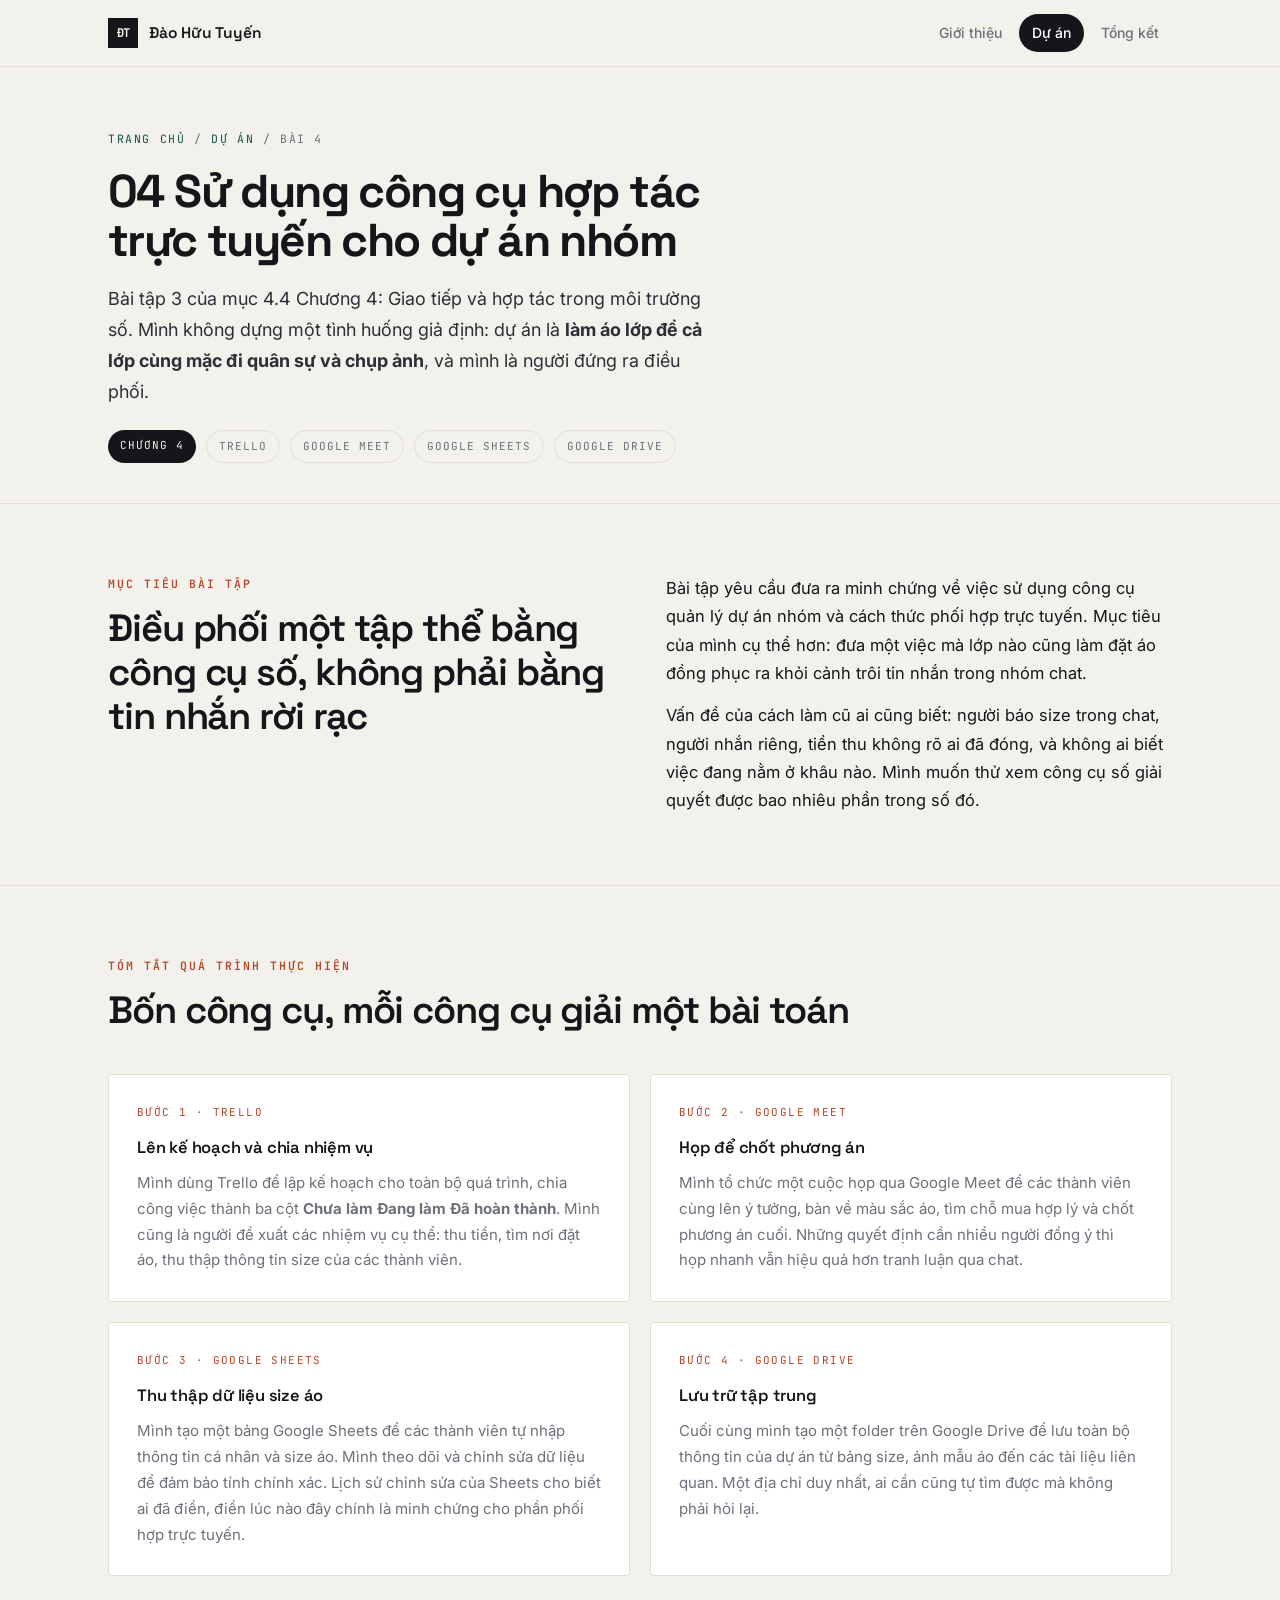
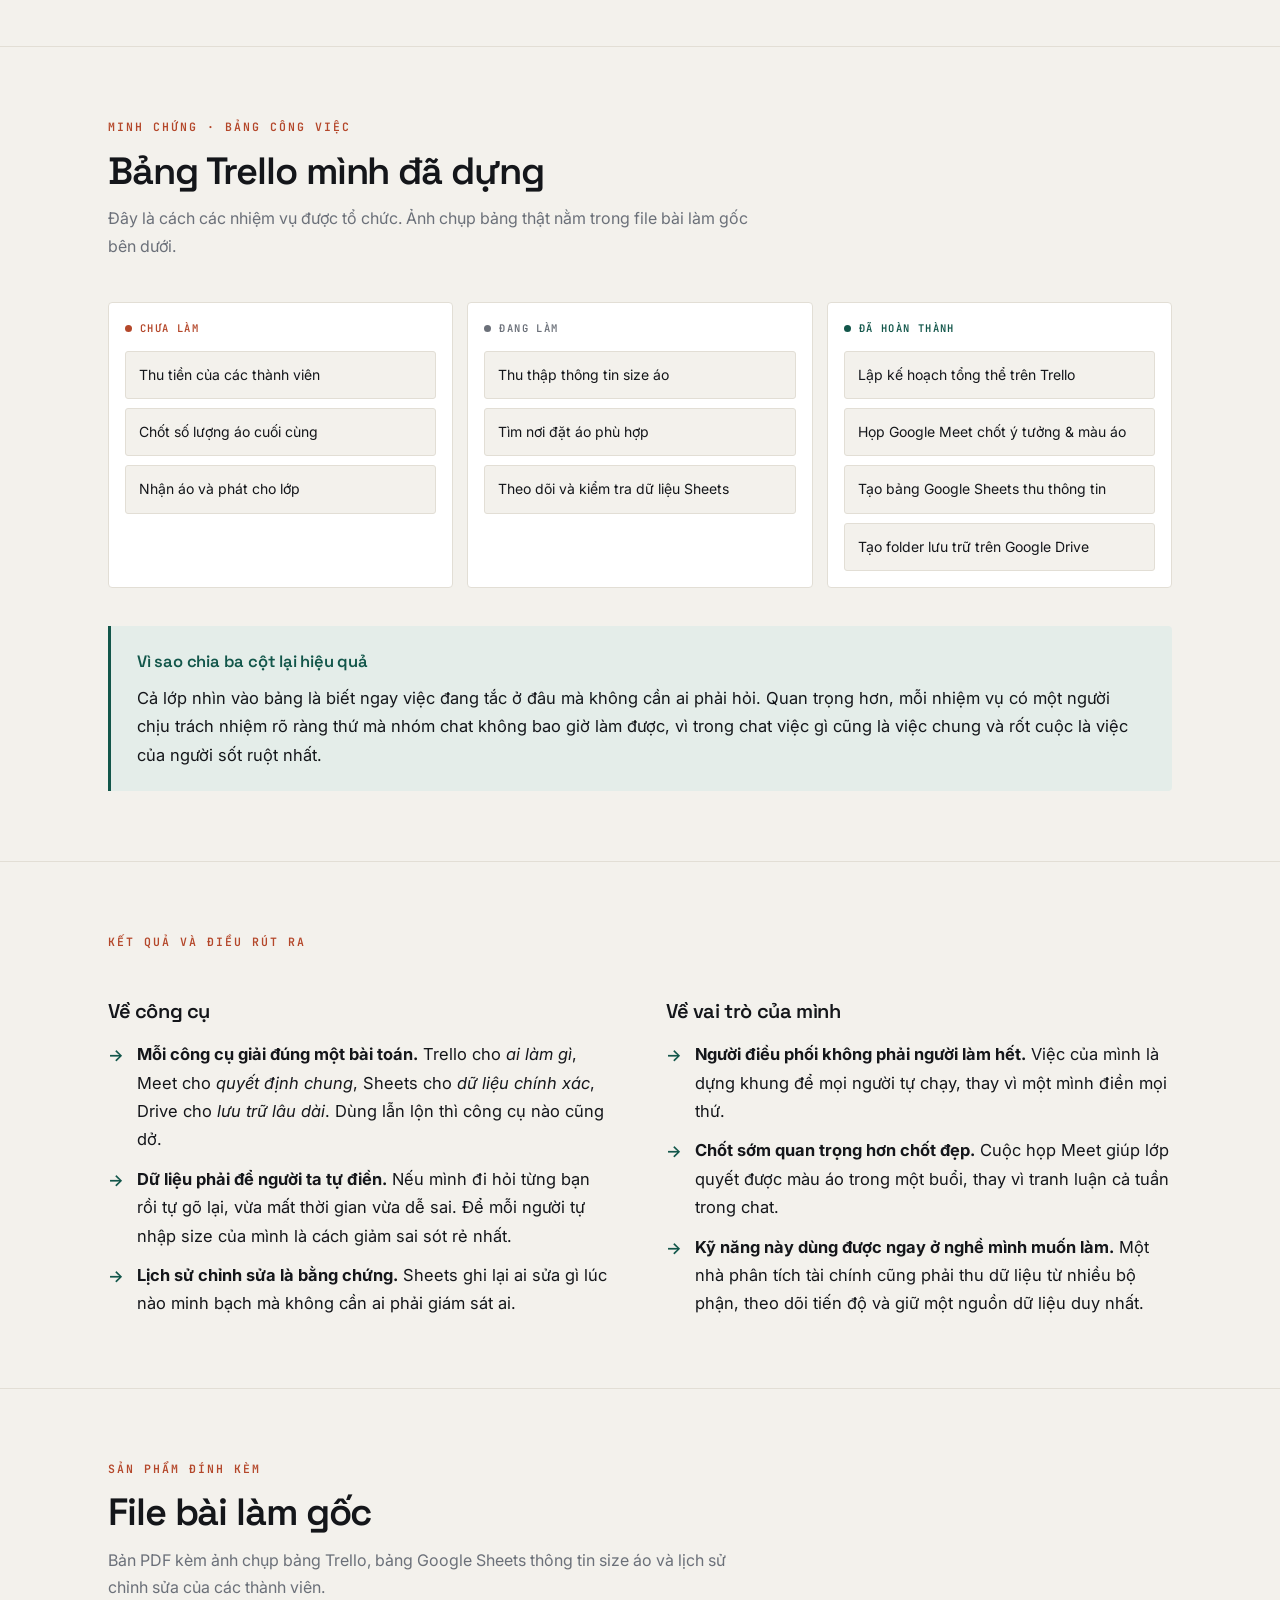
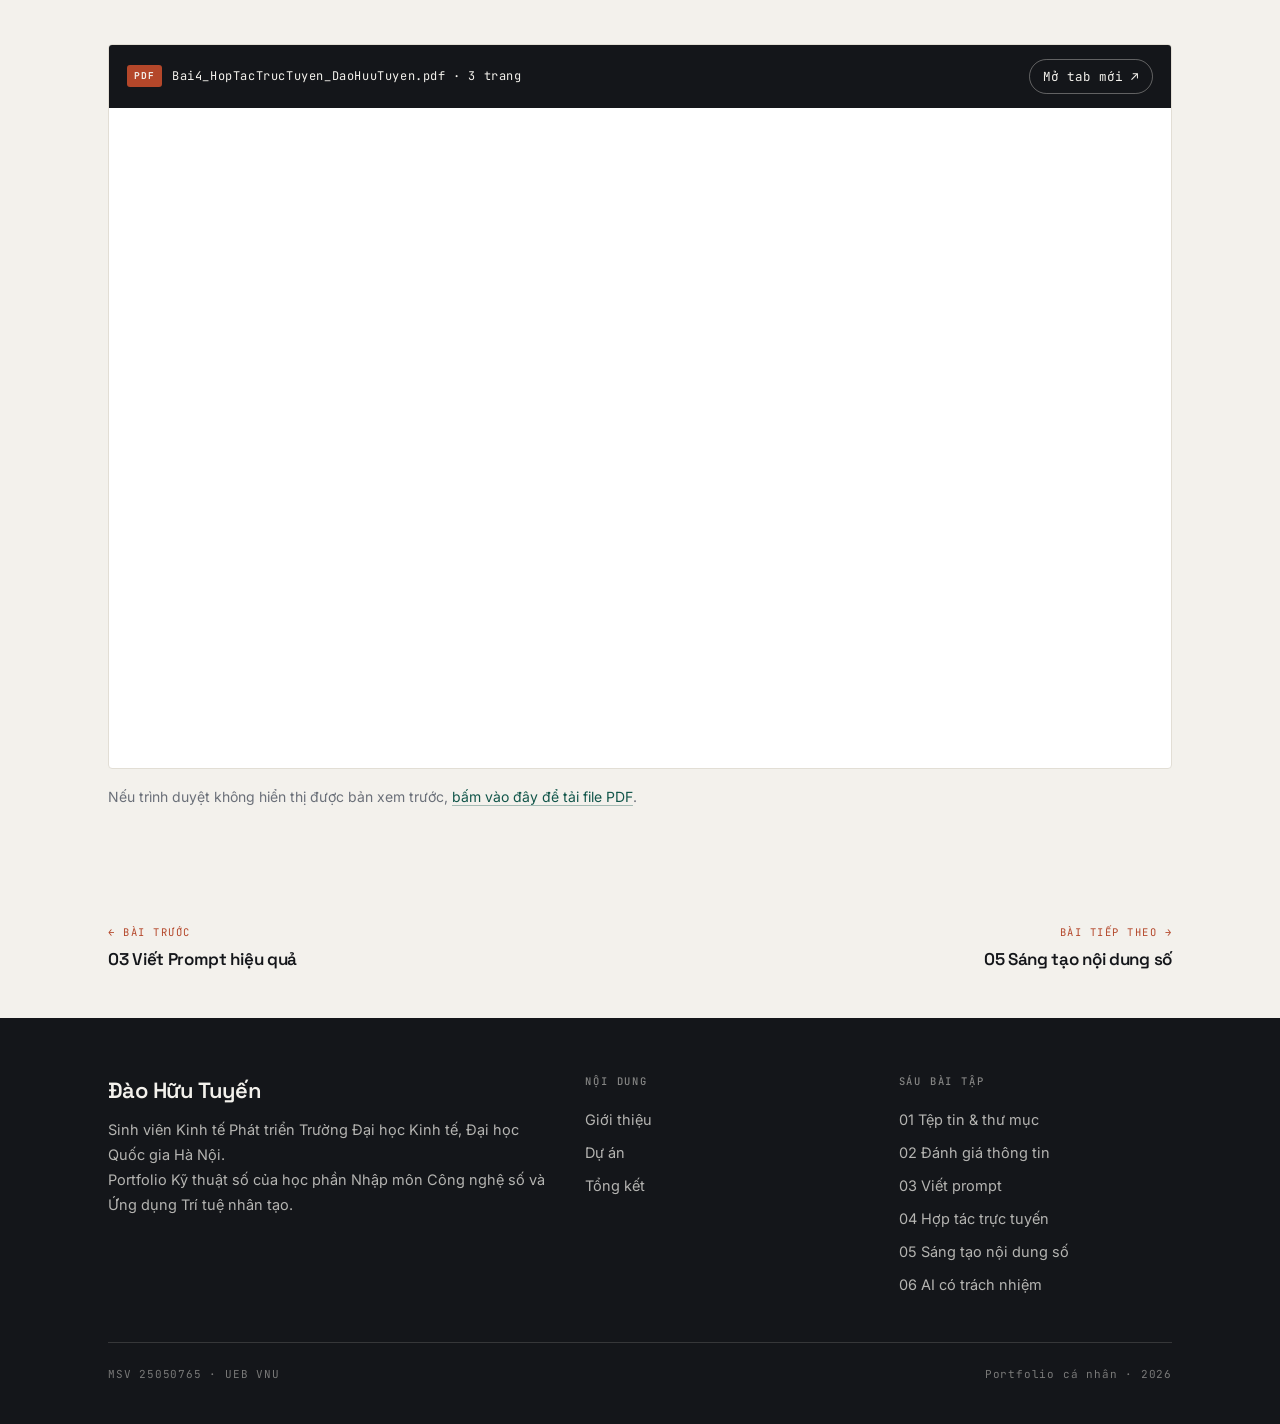
<file: bai-4.html>
<!DOCTYPE html>
<html lang="vi">
<head>
<meta charset="UTF-8">
<meta name="viewport" content="width=device-width, initial-scale=1.0">
<title>Bài 4  Sử dụng công cụ hợp tác trực tuyến cho dự án nhóm | Đào Hữu Tuyến</title>
<meta name="description" content="Bài tập 3 mục 4.4  Dự án làm áo lớp đi quân sự, điều phối bằng Trello, Google Meet, Google Sheets và Google Drive.">
<link rel="preconnect" href="https://fonts.googleapis.com">
<link rel="preconnect" href="https://fonts.gstatic.com" crossorigin>
<link href="https://fonts.googleapis.com/css2?family=Space+Grotesk:wght@400;500;600;700&family=Inter:wght@400;500;600&family=JetBrains+Mono:wght@400;500;600;700&display=swap" rel="stylesheet">
<link rel="stylesheet" href="assets/style.css">
<style>
  .kanban { display: grid; grid-template-columns: repeat(3, 1fr); gap: 14px; }
  .kb-col { background: var(--paper); border: 1px solid var(--line); border-radius: 4px; padding: 16px; }
  .kb-head { font-family: var(--font-mono); font-size: 10.5px; letter-spacing: 1.4px; text-transform: uppercase; font-weight: 600; margin-bottom: 14px; display: flex; align-items: center; gap: 8px; }
  .kb-head::before { content: ""; width: 7px; height: 7px; border-radius: 50%; background: currentColor; }
  .kb-card { background: var(--bone); border: 1px solid var(--line); border-radius: 3px; padding: 11px 13px; font-size: 14px; margin-bottom: 9px; }
  .kb-card:last-child { margin-bottom: 0; }
  @media (max-width: 940px) { .kanban { grid-template-columns: 1fr; } }
</style>
</head>
<body>

<nav class="nav">
  <div class="nav-inner">
    <a class="brand" href="index.html">
      <span class="brand-mark">ĐT</span>
      <span class="brand-name">Đào Hữu Tuyến</span>
    </a>
    <div class="nav-links">
      <a href="index.html">Giới thiệu</a>
      <a href="du-an.html" class="active">Dự án</a>
      <a href="tong-ket.html">Tổng kết</a>
    </div>
  </div>
</nav>

<header class="article-head">
  <div class="wrap">
    <div class="crumb"><a href="index.html">Trang chủ</a> / <a href="du-an.html">Dự án</a> / Bài 4</div>
    <h1 class="article-title">04  Sử dụng công cụ hợp tác<br>trực tuyến cho dự án nhóm</h1>
    <p class="hero-lede" style="margin-bottom:0;">
      Bài tập 3 của mục 4.4  Chương 4: Giao tiếp và hợp tác trong môi trường số. Mình không dựng một
      tình huống giả định: dự án là <b>làm áo lớp để cả lớp cùng mặc đi quân sự và chụp ảnh</b>, và
      mình là người đứng ra điều phối.
    </p>
    <div class="article-meta">
      <span class="meta-pill">Chương 4</span>
      <span class="meta-pill ghost">Trello</span>
      <span class="meta-pill ghost">Google Meet</span>
      <span class="meta-pill ghost">Google Sheets</span>
      <span class="meta-pill ghost">Google Drive</span>
    </div>
  </div>
</header>

<main>

  <!-- MỤC TIÊU -->
  <section>
    <div class="wrap">
      <div class="two-col">
        <div>
          <div class="sec-num">MỤC TIÊU BÀI TẬP</div>
          <h2>Điều phối một tập thể bằng công cụ số, không phải bằng tin nhắn rời rạc</h2>
        </div>
        <div>
          <p>
            Bài tập yêu cầu đưa ra minh chứng về việc sử dụng công cụ quản lý dự án nhóm và cách thức
            phối hợp trực tuyến. Mục tiêu của mình cụ thể hơn: đưa một việc mà lớp nào cũng làm 
            đặt áo đồng phục  ra khỏi cảnh trôi tin nhắn trong nhóm chat.
          </p>
          <p>
            Vấn đề của cách làm cũ ai cũng biết: người báo size trong chat, người nhắn riêng, tiền thu
            không rõ ai đã đóng, và không ai biết việc đang nằm ở khâu nào. Mình muốn thử xem công cụ
            số giải quyết được bao nhiêu phần trong số đó.
          </p>
        </div>
      </div>
    </div>
  </section>

  <!-- QUÁ TRÌNH -->
  <section>
    <div class="wrap">
      <div class="sec-head">
        <div class="sec-num">TÓM TẮT QUÁ TRÌNH THỰC HIỆN</div>
        <h2>Bốn công cụ, mỗi công cụ giải một bài toán</h2>
      </div>

      <div class="card-grid">
        <div class="card">
          <div style="font-family:var(--font-mono); font-size:11px; letter-spacing:1.4px; color:var(--clay); margin-bottom:12px;">BƯỚC 1 · TRELLO</div>
          <h4>Lên kế hoạch và chia nhiệm vụ</h4>
          <p style="color:var(--muted); font-size:15px;">
            Mình dùng Trello để lập kế hoạch cho toàn bộ quá trình, chia công việc thành ba cột
            <b>Chưa làm</b>  <b>Đang làm</b>  <b>Đã hoàn thành</b>. Mình cũng là người đề xuất các
            nhiệm vụ cụ thể: thu tiền, tìm nơi đặt áo, thu thập thông tin size của các thành viên.
          </p>
        </div>
        <div class="card">
          <div style="font-family:var(--font-mono); font-size:11px; letter-spacing:1.4px; color:var(--clay); margin-bottom:12px;">BƯỚC 2 · GOOGLE MEET</div>
          <h4>Họp để chốt phương án</h4>
          <p style="color:var(--muted); font-size:15px;">
            Mình tổ chức một cuộc họp qua Google Meet để các thành viên cùng lên ý tưởng, bàn về màu
            sắc áo, tìm chỗ mua hợp lý và chốt phương án cuối. Những quyết định cần nhiều người đồng ý
            thì họp nhanh vẫn hiệu quả hơn tranh luận qua chat.
          </p>
        </div>
        <div class="card">
          <div style="font-family:var(--font-mono); font-size:11px; letter-spacing:1.4px; color:var(--clay); margin-bottom:12px;">BƯỚC 3 · GOOGLE SHEETS</div>
          <h4>Thu thập dữ liệu size áo</h4>
          <p style="color:var(--muted); font-size:15px;">
            Mình tạo một bảng Google Sheets để các thành viên tự nhập thông tin cá nhân và size áo.
            Mình theo dõi và chỉnh sửa dữ liệu để đảm bảo tính chính xác. Lịch sử chỉnh sửa của Sheets
            cho biết ai đã điền, điền lúc nào  đây chính là minh chứng cho phần phối hợp trực tuyến.
          </p>
        </div>
        <div class="card">
          <div style="font-family:var(--font-mono); font-size:11px; letter-spacing:1.4px; color:var(--clay); margin-bottom:12px;">BƯỚC 4 · GOOGLE DRIVE</div>
          <h4>Lưu trữ tập trung</h4>
          <p style="color:var(--muted); font-size:15px;">
            Cuối cùng mình tạo một folder trên Google Drive để lưu toàn bộ thông tin của dự án  từ
            bảng size, ảnh mẫu áo đến các tài liệu liên quan. Một địa chỉ duy nhất, ai cần cũng tự
            tìm được mà không phải hỏi lại.
          </p>
        </div>
      </div>
    </div>
  </section>

  <!-- BẢNG TRELLO -->
  <section>
    <div class="wrap">
      <div class="sec-head">
        <div class="sec-num">MINH CHỨNG · BẢNG CÔNG VIỆC</div>
        <h2>Bảng Trello mình đã dựng</h2>
        <p class="sec-sub">Đây là cách các nhiệm vụ được tổ chức. Ảnh chụp bảng thật nằm trong file
          bài làm gốc bên dưới.</p>
      </div>
      <div class="kanban">
        <div class="kb-col">
          <div class="kb-head" style="color:var(--clay);">Chưa làm</div>
          <div class="kb-card">Thu tiền của các thành viên</div>
          <div class="kb-card">Chốt số lượng áo cuối cùng</div>
          <div class="kb-card">Nhận áo và phát cho lớp</div>
        </div>
        <div class="kb-col">
          <div class="kb-head" style="color:var(--muted);">Đang làm</div>
          <div class="kb-card">Thu thập thông tin size áo</div>
          <div class="kb-card">Tìm nơi đặt áo phù hợp</div>
          <div class="kb-card">Theo dõi và kiểm tra dữ liệu Sheets</div>
        </div>
        <div class="kb-col">
          <div class="kb-head" style="color:var(--accent);">Đã hoàn thành</div>
          <div class="kb-card">Lập kế hoạch tổng thể trên Trello</div>
          <div class="kb-card">Họp Google Meet chốt ý tưởng &amp; màu áo</div>
          <div class="kb-card">Tạo bảng Google Sheets thu thông tin</div>
          <div class="kb-card">Tạo folder lưu trữ trên Google Drive</div>
        </div>
      </div>

      <div class="callout" style="margin-top:38px;">
        <h4>Vì sao chia ba cột lại hiệu quả</h4>
        <p style="margin-top:6px;">
          Cả lớp nhìn vào bảng là biết ngay việc đang tắc ở đâu mà không cần ai phải hỏi. Quan trọng
          hơn, mỗi nhiệm vụ có một người chịu trách nhiệm rõ ràng  thứ mà nhóm chat không bao giờ làm
          được, vì trong chat việc gì cũng là việc chung và rốt cuộc là việc của người sốt ruột nhất.
        </p>
      </div>
    </div>
  </section>

  <!-- KẾT QUẢ -->
  <section>
    <div class="wrap">
      <div class="sec-head">
        <div class="sec-num">KẾT QUẢ VÀ ĐIỀU RÚT RA</div>
        <h2></h2>
      </div>
      <div class="two-col">
        <div>
          <h3>Về công cụ</h3>
          <ul class="bullets">
            <li><span><b>Mỗi công cụ giải đúng một bài toán.</b> Trello cho <i>ai làm gì</i>,
              Meet cho <i>quyết định chung</i>, Sheets cho <i>dữ liệu chính xác</i>, Drive cho
              <i>lưu trữ lâu dài</i>. Dùng lẫn lộn thì công cụ nào cũng dở.</span></li>
            <li><span><b>Dữ liệu phải để người ta tự điền.</b> Nếu mình đi hỏi từng bạn rồi tự gõ lại,
              vừa mất thời gian vừa dễ sai. Để mỗi người tự nhập size của mình là cách giảm sai sót
              rẻ nhất.</span></li>
            <li><span><b>Lịch sử chỉnh sửa là bằng chứng.</b> Sheets ghi lại ai sửa gì lúc nào 
              minh bạch mà không cần ai phải giám sát ai.</span></li>
          </ul>
        </div>
        <div>
          <h3>Về vai trò của mình</h3>
          <ul class="bullets">
            <li><span><b>Người điều phối không phải người làm hết.</b> Việc của mình là dựng khung để
              mọi người tự chạy, thay vì một mình điền mọi thứ.</span></li>
            <li><span><b>Chốt sớm quan trọng hơn chốt đẹp.</b> Cuộc họp Meet giúp lớp quyết được màu
              áo trong một buổi, thay vì tranh luận cả tuần trong chat.</span></li>
            <li><span><b>Kỹ năng này dùng được ngay ở nghề mình muốn làm.</b> Một nhà phân tích tài
              chính cũng phải thu dữ liệu từ nhiều bộ phận, theo dõi tiến độ và giữ một nguồn dữ liệu
              duy nhất. </span></li>
          </ul>
        </div>
      </div>
    </div>
  </section>

  <!-- SẢN PHẨM -->
  <section>
    <div class="wrap">
      <div class="sec-head">
        <div class="sec-num">SẢN PHẨM ĐÍNH KÈM</div>
        <h2>File bài làm gốc</h2>
        <p class="sec-sub">Bản PDF kèm ảnh chụp bảng Trello, bảng Google Sheets thông tin size áo và
          lịch sử chỉnh sửa của các thành viên.</p>
      </div>
      <div class="pdf-shell">
        <div class="pdf-bar">
          <span class="f"><i>PDF</i> Bai4_HopTacTrucTuyen_DaoHuuTuyen.pdf · 3 trang</span>
          <a href="assets/pdf/bai4.pdf" target="_blank" rel="noopener">Mở tab mới ↗</a>
        </div>
        <iframe src="assets/pdf/bai4.pdf#view=FitH" title="Bài 4  Sử dụng công cụ hợp tác trực tuyến cho dự án nhóm"></iframe>
      </div>
      <p style="margin-top:16px; color:var(--muted); font-size:14px;">
        Nếu trình duyệt không hiển thị được bản xem trước,
        <a class="ext" href="assets/pdf/bai4.pdf" target="_blank" rel="noopener">bấm vào đây để tải file PDF</a>.
      </p>
    </div>
  </section>

  <div class="wrap">
    <div class="pager">
      <a href="bai-3.html">
        <span class="lbl">← Bài trước</span>
        <span class="ttl">03  Viết Prompt hiệu quả</span>
      </a>
      <a href="bai-5.html" style="text-align:right;">
        <span class="lbl">Bài tiếp theo →</span>
        <span class="ttl">05  Sáng tạo nội dung số</span>
      </a>
    </div>
  </div>

</main>

<footer>
  <div class="wrap">
    <div class="foot-grid">
      <div>
        <div class="f-name">Đào Hữu Tuyến</div>
        <p>Sinh viên Kinh tế Phát triển  Trường Đại học Kinh tế, Đại học Quốc gia Hà Nội.<br>
          Portfolio Kỹ thuật số của học phần Nhập môn Công nghệ số và Ứng dụng Trí tuệ nhân tạo.</p>
      </div>
      <div>
        <h5>Nội dung</h5>
        <a href="index.html">Giới thiệu</a>
        <a href="du-an.html">Dự án</a>
        <a href="tong-ket.html">Tổng kết</a>
      </div>
      <div>
        <h5>Sáu bài tập</h5>
        <a href="bai-1.html">01  Tệp tin &amp; thư mục</a>
        <a href="bai-2.html">02  Đánh giá thông tin</a>
        <a href="bai-3.html">03  Viết prompt</a>
        <a href="bai-4.html">04  Hợp tác trực tuyến</a>
        <a href="bai-5.html">05  Sáng tạo nội dung số</a>
        <a href="bai-6.html">06  AI có trách nhiệm</a>
      </div>
    </div>
    <div class="foot-base">
      <span>MSV 25050765 · UEB  VNU</span>
      <span>Portfolio cá nhân · 2026</span>
    </div>
  </div>
</footer>

</body>
</html>
</file>
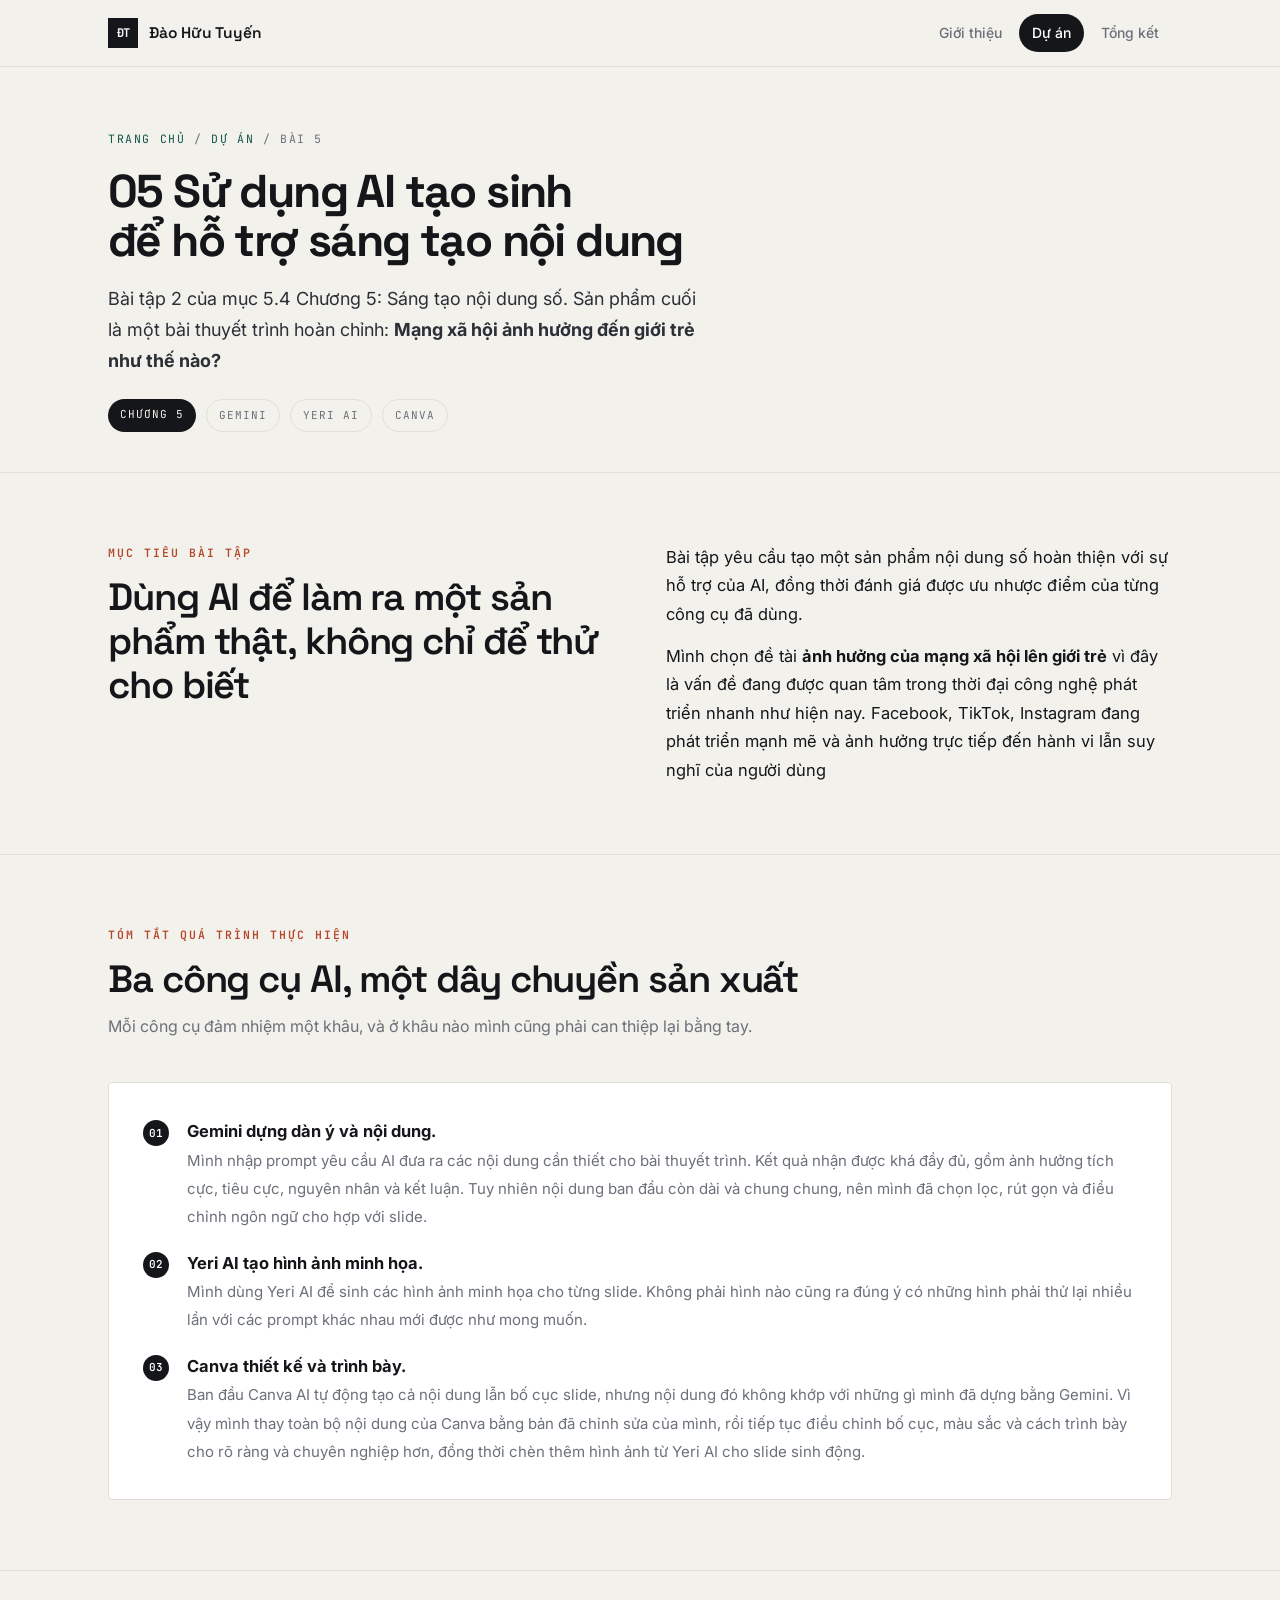
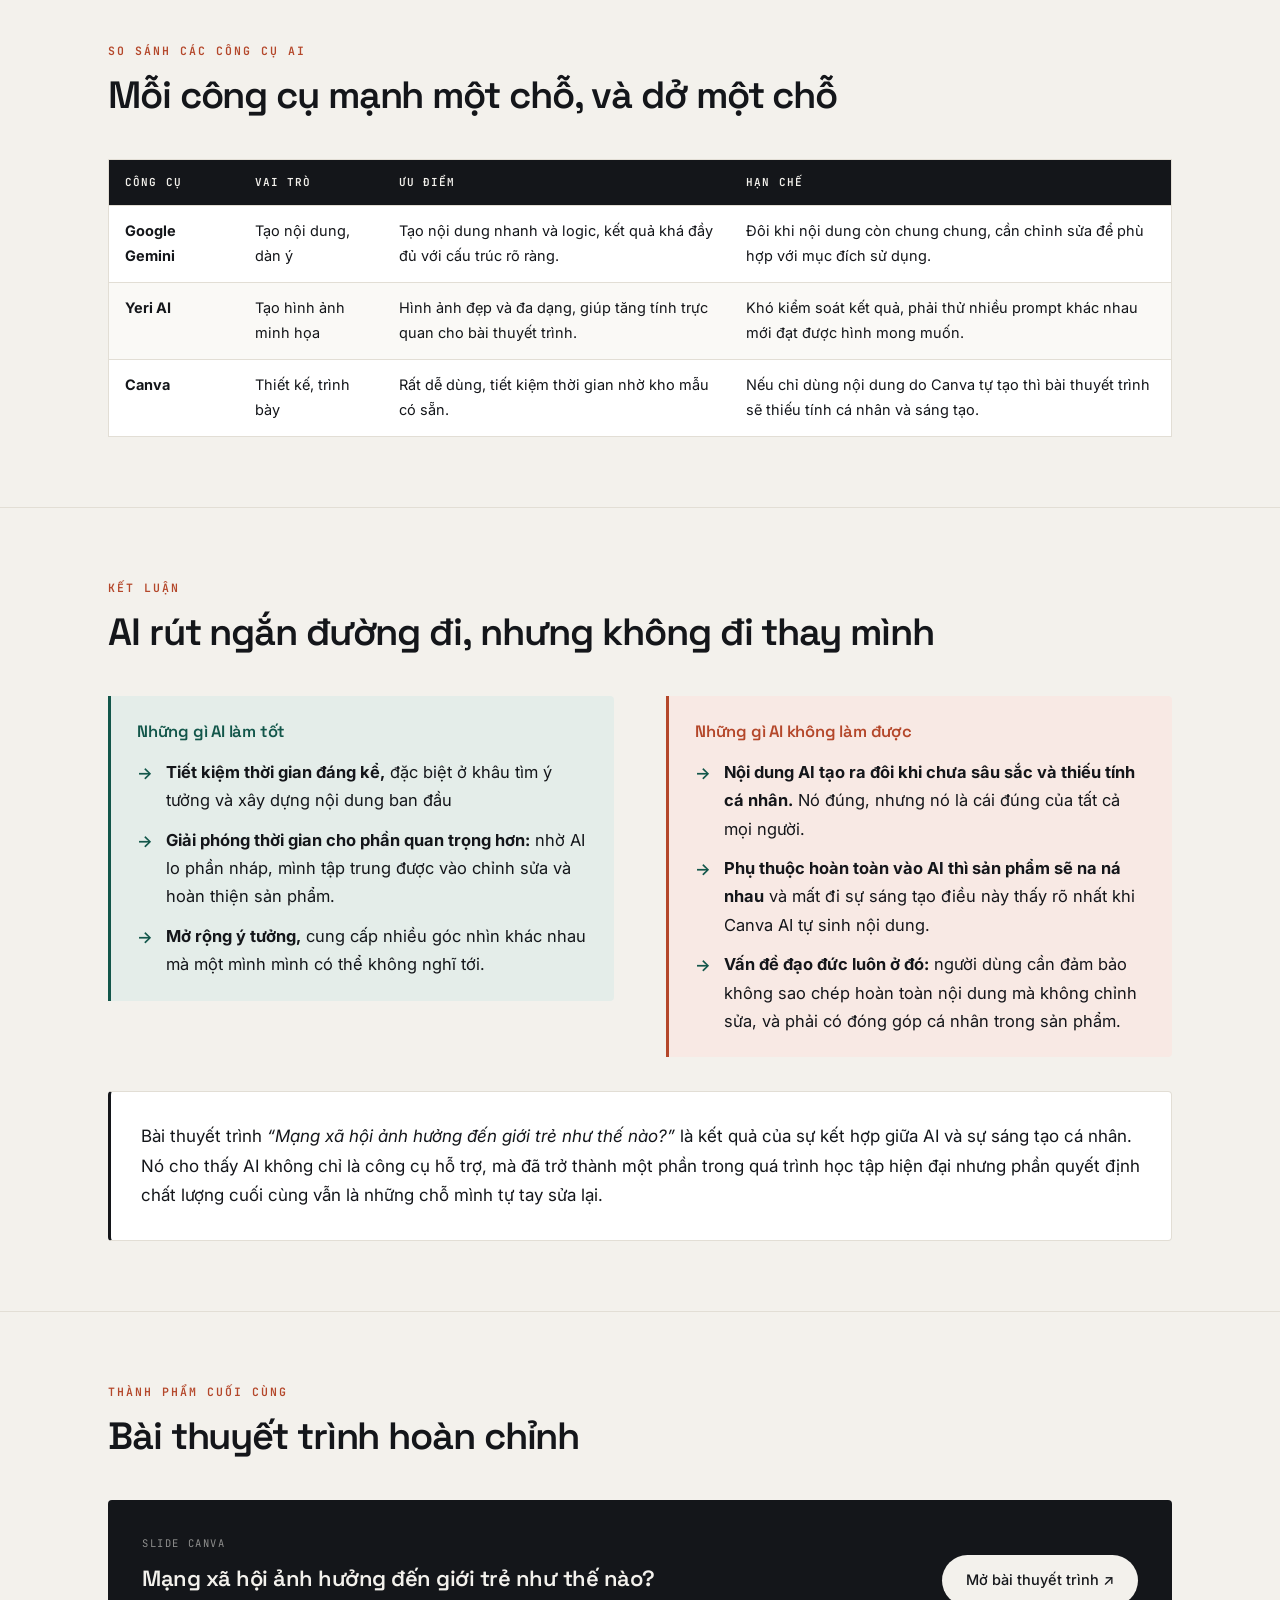
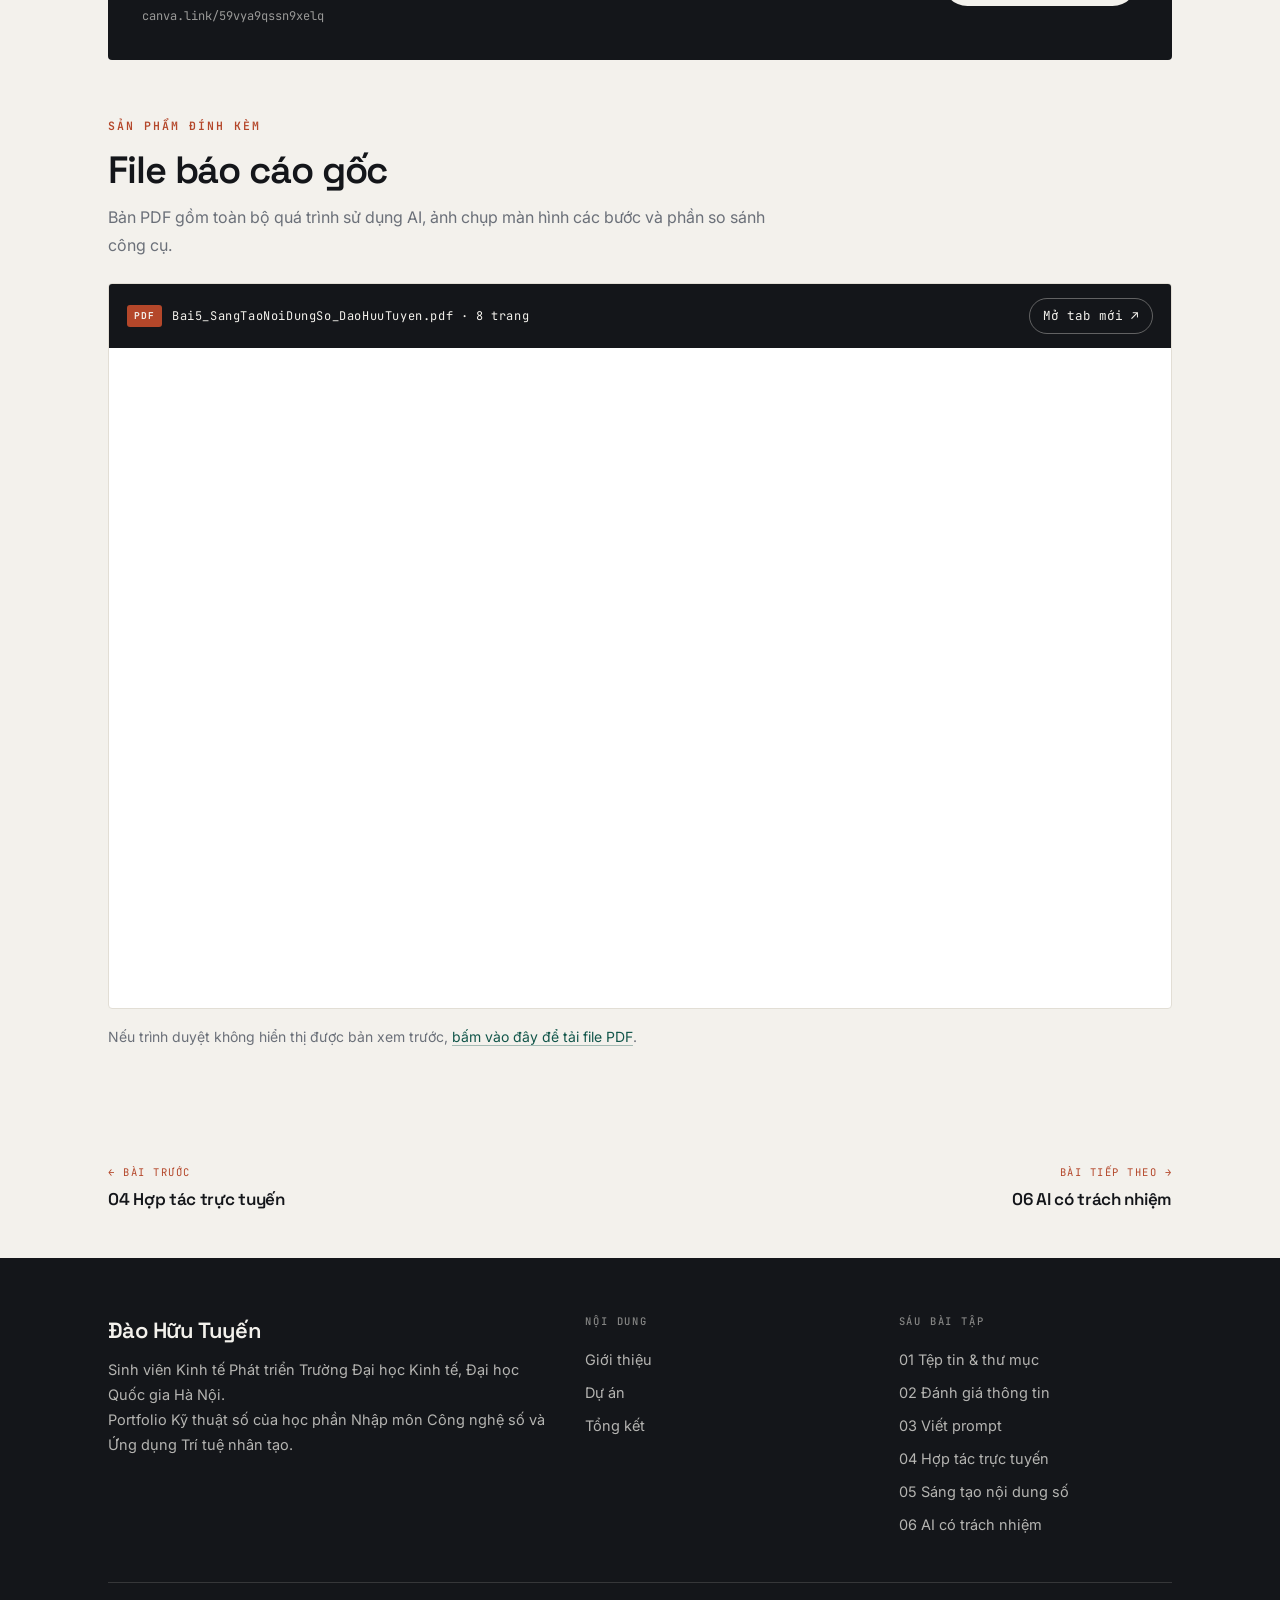
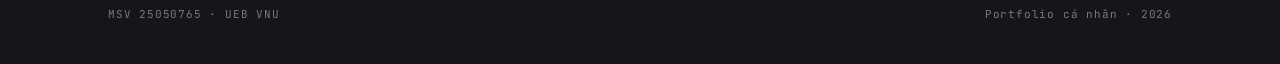
<file: bai-5.html>
<!DOCTYPE html>
<html lang="vi">
<head>
<meta charset="UTF-8">
<meta name="viewport" content="width=device-width, initial-scale=1.0">
<title>Bài 5  Sử dụng AI tạo sinh để hỗ trợ sáng tạo nội dung | Đào Hữu Tuyến</title>
<meta name="description" content="Bài tập 2 mục 5.4  Bài thuyết trình 'Mạng xã hội ảnh hưởng đến giới trẻ như thế nào?' làm với Gemini, Yeri AI và Canva.">
<link rel="preconnect" href="https://fonts.googleapis.com">
<link rel="preconnect" href="https://fonts.gstatic.com" crossorigin>
<link href="https://fonts.googleapis.com/css2?family=Space+Grotesk:wght@400;500;600;700&family=Inter:wght@400;500;600&family=JetBrains+Mono:wght@400;500;600;700&display=swap" rel="stylesheet">
<link rel="stylesheet" href="assets/style.css">
</head>
<body>

<nav class="nav">
  <div class="nav-inner">
    <a class="brand" href="index.html">
      <span class="brand-mark">ĐT</span>
      <span class="brand-name">Đào Hữu Tuyến</span>
    </a>
    <div class="nav-links">
      <a href="index.html">Giới thiệu</a>
      <a href="du-an.html" class="active">Dự án</a>
      <a href="tong-ket.html">Tổng kết</a>
    </div>
  </div>
</nav>

<header class="article-head">
  <div class="wrap">
    <div class="crumb"><a href="index.html">Trang chủ</a> / <a href="du-an.html">Dự án</a> / Bài 5</div>
    <h1 class="article-title">05  Sử dụng AI tạo sinh<br>để hỗ trợ sáng tạo nội dung</h1>
    <p class="hero-lede" style="margin-bottom:0;">
      Bài tập 2 của mục 5.4  Chương 5: Sáng tạo nội dung số. Sản phẩm cuối là một bài thuyết trình
      hoàn chỉnh: <b>Mạng xã hội ảnh hưởng đến giới trẻ như thế nào?</b>
    </p>
    <div class="article-meta">
      <span class="meta-pill">Chương 5</span>
      <span class="meta-pill ghost">Gemini</span>
      <span class="meta-pill ghost">Yeri AI</span>
      <span class="meta-pill ghost">Canva</span>
    </div>
  </div>
</header>

<main>

  <!-- MỤC TIÊU -->
  <section>
    <div class="wrap">
      <div class="two-col">
        <div>
          <div class="sec-num">MỤC TIÊU BÀI TẬP</div>
          <h2>Dùng AI để làm ra một sản phẩm thật, không chỉ để thử cho biết</h2>
        </div>
        <div>
          <p>
            Bài tập yêu cầu tạo một sản phẩm nội dung số hoàn thiện với sự hỗ trợ của AI, đồng thời
            đánh giá được ưu  nhược điểm của từng công cụ đã dùng.
          </p>
          <p>
            Mình chọn đề tài <b>ảnh hưởng của mạng xã hội lên giới trẻ</b> vì đây là vấn đề đang được
            quan tâm trong thời đại công nghệ phát triển nhanh như hiện nay. Facebook, TikTok, Instagram
            đang phát triển mạnh mẽ và ảnh hưởng trực tiếp đến hành vi lẫn suy nghĩ của người dùng 
            
          </p>
        </div>
      </div>
    </div>
  </section>

  <!-- QUY TRÌNH -->
  <section>
    <div class="wrap">
      <div class="sec-head">
        <div class="sec-num">TÓM TẮT QUÁ TRÌNH THỰC HIỆN</div>
        <h2>Ba công cụ AI, một dây chuyền sản xuất</h2>
        <p class="sec-sub">Mỗi công cụ đảm nhiệm một khâu, và ở khâu nào mình cũng phải can thiệp lại
          bằng tay.</p>
      </div>

      <div class="card" style="padding:34px;">
        <ul class="steps">
          <li>
            <span>
              <b>Gemini  dựng dàn ý và nội dung.</b><br>
              <span style="color:var(--muted); font-size:15px;">
                Mình nhập prompt yêu cầu AI đưa ra các nội dung cần thiết cho bài thuyết trình. Kết quả
                nhận được khá đầy đủ, gồm ảnh hưởng tích cực, tiêu cực, nguyên nhân và kết luận. Tuy
                nhiên nội dung ban đầu còn dài và chung chung, nên mình đã chọn lọc, rút gọn và điều
                chỉnh ngôn ngữ cho hợp với slide.
              </span>
            </span>
          </li>
          <li>
            <span>
              <b>Yeri AI  tạo hình ảnh minh họa.</b><br>
              <span style="color:var(--muted); font-size:15px;">
                Mình dùng Yeri AI để sinh các hình ảnh minh họa cho từng slide. Không phải hình nào cũng
                ra đúng ý  có những hình phải thử lại nhiều lần với các prompt khác nhau mới được như
                mong muốn.
              </span>
            </span>
          </li>
          <li>
            <span>
              <b>Canva  thiết kế và trình bày.</b><br>
              <span style="color:var(--muted); font-size:15px;">
                Ban đầu Canva AI tự động tạo cả nội dung lẫn bố cục slide, nhưng nội dung đó không khớp
                với những gì mình đã dựng bằng Gemini. Vì vậy mình thay toàn bộ nội dung của Canva bằng
                bản đã chỉnh sửa của mình, rồi tiếp tục điều chỉnh bố cục, màu sắc và cách trình bày cho
                rõ ràng và chuyên nghiệp hơn, đồng thời chèn thêm hình ảnh từ Yeri AI cho slide sinh động.
              </span>
            </span>
          </li>
        </ul>
      </div>
    </div>
  </section>

  <!-- SO SÁNH CÔNG CỤ -->
  <section>
    <div class="wrap">
      <div class="sec-head">
        <div class="sec-num">SO SÁNH CÁC CÔNG CỤ AI</div>
        <h2>Mỗi công cụ mạnh một chỗ, và dở một chỗ</h2>
      </div>
      <div style="overflow-x:auto;">
        <table>
          <thead>
            <tr>
              <th style="width:130px;">Công cụ</th>
              <th>Vai trò</th>
              <th>Ưu điểm</th>
              <th>Hạn chế</th>
            </tr>
          </thead>
          <tbody>
            <tr>
              <td><b>Google Gemini</b></td>
              <td>Tạo nội dung, dàn ý</td>
              <td>Tạo nội dung nhanh và logic, kết quả khá đầy đủ với cấu trúc rõ ràng.</td>
              <td>Đôi khi nội dung còn chung chung, cần chỉnh sửa để phù hợp với mục đích sử dụng.</td>
            </tr>
            <tr>
              <td><b>Yeri AI</b></td>
              <td>Tạo hình ảnh minh họa</td>
              <td>Hình ảnh đẹp và đa dạng, giúp tăng tính trực quan cho bài thuyết trình.</td>
              <td>Khó kiểm soát kết quả, phải thử nhiều prompt khác nhau mới đạt được hình mong muốn.</td>
            </tr>
            <tr>
              <td><b>Canva</b></td>
              <td>Thiết kế, trình bày</td>
              <td>Rất dễ dùng, tiết kiệm thời gian nhờ kho mẫu có sẵn.</td>
              <td>Nếu chỉ dùng nội dung do Canva tự tạo thì bài thuyết trình sẽ thiếu tính cá nhân và sáng tạo.</td>
            </tr>
          </tbody>
        </table>
      </div>
    </div>
  </section>

  <!-- KẾT LUẬN -->
  <section>
    <div class="wrap">
      <div class="sec-head">
        <div class="sec-num">KẾT LUẬN</div>
        <h2>AI rút ngắn đường đi, nhưng không đi thay mình</h2>
      </div>
      <div class="two-col">
        <div>
          <div class="callout">
            <h4>Những gì AI làm tốt</h4>
            <ul class="bullets" style="margin-top:12px;">
              <li><span><b>Tiết kiệm thời gian đáng kể,</b> đặc biệt ở khâu tìm ý tưởng và xây dựng nội
                dung ban đầu  </span></li>
              <li><span><b>Giải phóng thời gian cho phần quan trọng hơn:</b> nhờ AI lo phần nháp, mình
                tập trung được vào chỉnh sửa và hoàn thiện sản phẩm.</span></li>
              <li><span><b>Mở rộng ý tưởng,</b> cung cấp nhiều góc nhìn khác nhau mà một mình mình có
                thể không nghĩ tới.</span></li>
            </ul>
          </div>
        </div>
        <div>
          <div class="callout clay">
            <h4>Những gì AI không làm được</h4>
            <ul class="bullets" style="margin-top:12px;">
              <li><span><b>Nội dung AI tạo ra đôi khi chưa sâu sắc và thiếu tính cá nhân.</b> Nó đúng,
                nhưng nó là cái đúng của tất cả mọi người.</span></li>
              <li><span><b>Phụ thuộc hoàn toàn vào AI thì sản phẩm sẽ na ná nhau</b> và mất đi sự sáng
                tạo  điều này thấy rõ nhất khi Canva AI tự sinh nội dung.</span></li>
              <li><span><b>Vấn đề đạo đức luôn ở đó:</b> người dùng cần đảm bảo không sao chép hoàn toàn
                nội dung mà không chỉnh sửa, và phải có đóng góp cá nhân trong sản phẩm.</span></li>
            </ul>
          </div>
        </div>
      </div>
      <div class="card" style="margin-top:34px; padding:30px; border-left:3px solid var(--ink);">
        <p style="font-size:17px;">
          Bài thuyết trình <em>“Mạng xã hội ảnh hưởng đến giới trẻ như thế nào?”</em> là kết quả của sự
          kết hợp giữa AI và sự sáng tạo cá nhân. Nó cho thấy AI không chỉ là công cụ hỗ trợ, mà đã trở
          thành một phần trong quá trình học tập hiện đại  nhưng phần quyết định chất lượng cuối cùng
          vẫn là những chỗ mình tự tay sửa lại.
        </p>
      </div>
    </div>
  </section>

  <!-- THÀNH PHẨM -->
  <section>
    <div class="wrap">
      <div class="sec-head">
        <div class="sec-num">THÀNH PHẨM CUỐI CÙNG</div>
        <h2>Bài thuyết trình hoàn chỉnh</h2>
      </div>
      <div class="card" style="background:var(--ink); color:var(--bone); border:none; padding:34px; display:flex; justify-content:space-between; align-items:center; gap:24px; flex-wrap:wrap;">
        <div>
          <div style="font-family:var(--font-mono); font-size:10.5px; letter-spacing:1.6px; text-transform:uppercase; opacity:.55; margin-bottom:8px;">Slide Canva</div>
          <div style="font-family:var(--font-display); font-size:22px; letter-spacing:-.5px; font-weight:600;">Mạng xã hội ảnh hưởng đến giới trẻ như thế nào?</div>
          <div style="font-family:var(--font-mono); font-size:12px; opacity:.6; margin-top:8px;">canva.link/59vya9qssn9xelq</div>
        </div>
        <a class="btn" href="https://canva.link/59vya9qssn9xelq" target="_blank" rel="noopener" style="background:var(--bone); color:var(--ink);">Mở bài thuyết trình ↗</a>
      </div>

      <div class="sec-head" style="margin-top:56px; margin-bottom:24px;">
        <div class="sec-num">SẢN PHẨM ĐÍNH KÈM</div>
        <h2>File báo cáo gốc</h2>
        <p class="sec-sub">Bản PDF gồm toàn bộ quá trình sử dụng AI, ảnh chụp màn hình các bước và
          phần so sánh công cụ.</p>
      </div>
      <div class="pdf-shell">
        <div class="pdf-bar">
          <span class="f"><i>PDF</i> Bai5_SangTaoNoiDungSo_DaoHuuTuyen.pdf · 8 trang</span>
          <a href="assets/pdf/bai5.pdf" target="_blank" rel="noopener">Mở tab mới ↗</a>
        </div>
        <iframe src="assets/pdf/bai5.pdf#view=FitH" title="Bài 5  Sử dụng AI tạo sinh để hỗ trợ sáng tạo nội dung"></iframe>
      </div>
      <p style="margin-top:16px; color:var(--muted); font-size:14px;">
        Nếu trình duyệt không hiển thị được bản xem trước,
        <a class="ext" href="assets/pdf/bai5.pdf" target="_blank" rel="noopener">bấm vào đây để tải file PDF</a>.
      </p>
    </div>
  </section>

  <div class="wrap">
    <div class="pager">
      <a href="bai-4.html">
        <span class="lbl">← Bài trước</span>
        <span class="ttl">04  Hợp tác trực tuyến</span>
      </a>
      <a href="bai-6.html" style="text-align:right;">
        <span class="lbl">Bài tiếp theo →</span>
        <span class="ttl">06  AI có trách nhiệm</span>
      </a>
    </div>
  </div>

</main>

<footer>
  <div class="wrap">
    <div class="foot-grid">
      <div>
        <div class="f-name">Đào Hữu Tuyến</div>
        <p>Sinh viên Kinh tế Phát triển  Trường Đại học Kinh tế, Đại học Quốc gia Hà Nội.<br>
          Portfolio Kỹ thuật số của học phần Nhập môn Công nghệ số và Ứng dụng Trí tuệ nhân tạo.</p>
      </div>
      <div>
        <h5>Nội dung</h5>
        <a href="index.html">Giới thiệu</a>
        <a href="du-an.html">Dự án</a>
        <a href="tong-ket.html">Tổng kết</a>
      </div>
      <div>
        <h5>Sáu bài tập</h5>
        <a href="bai-1.html">01  Tệp tin &amp; thư mục</a>
        <a href="bai-2.html">02  Đánh giá thông tin</a>
        <a href="bai-3.html">03  Viết prompt</a>
        <a href="bai-4.html">04  Hợp tác trực tuyến</a>
        <a href="bai-5.html">05  Sáng tạo nội dung số</a>
        <a href="bai-6.html">06  AI có trách nhiệm</a>
      </div>
    </div>
    <div class="foot-base">
      <span>MSV 25050765 · UEB  VNU</span>
      <span>Portfolio cá nhân · 2026</span>
    </div>
  </div>
</footer>

</body>
</html>
</file>
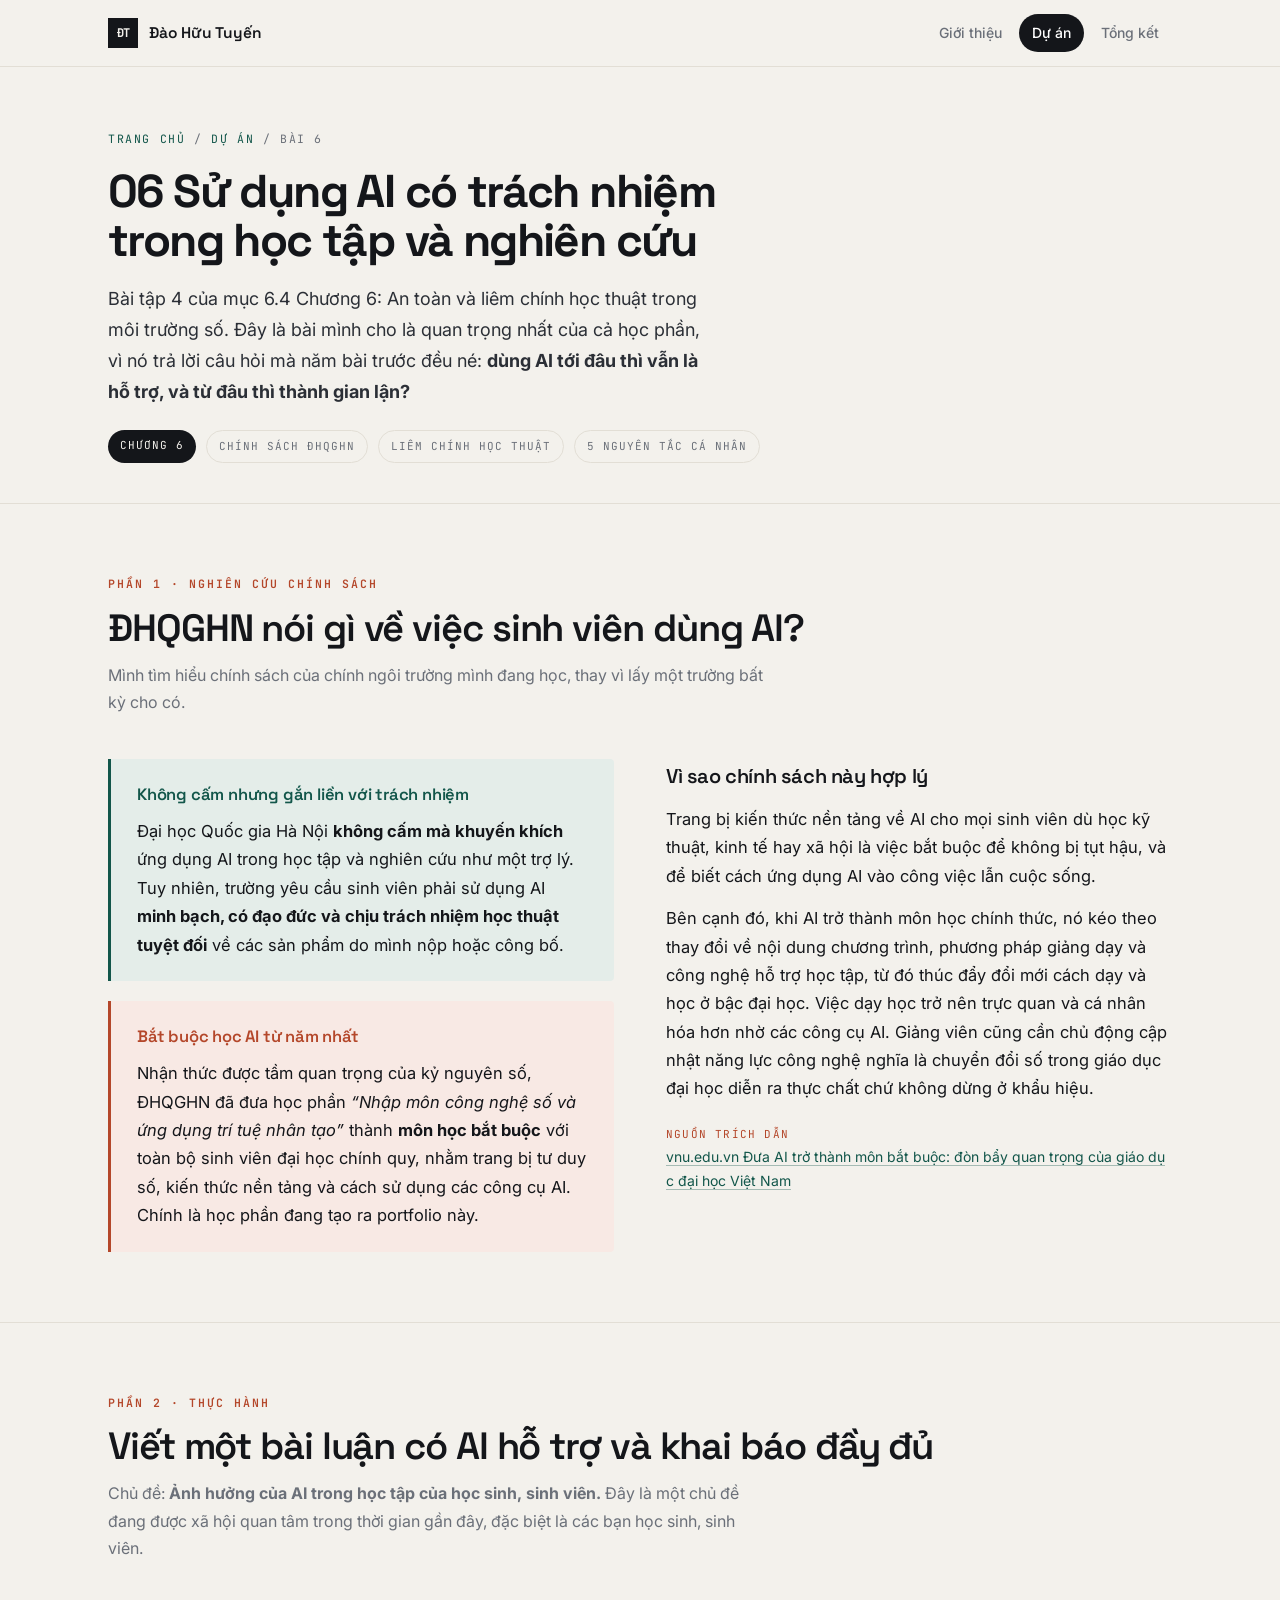
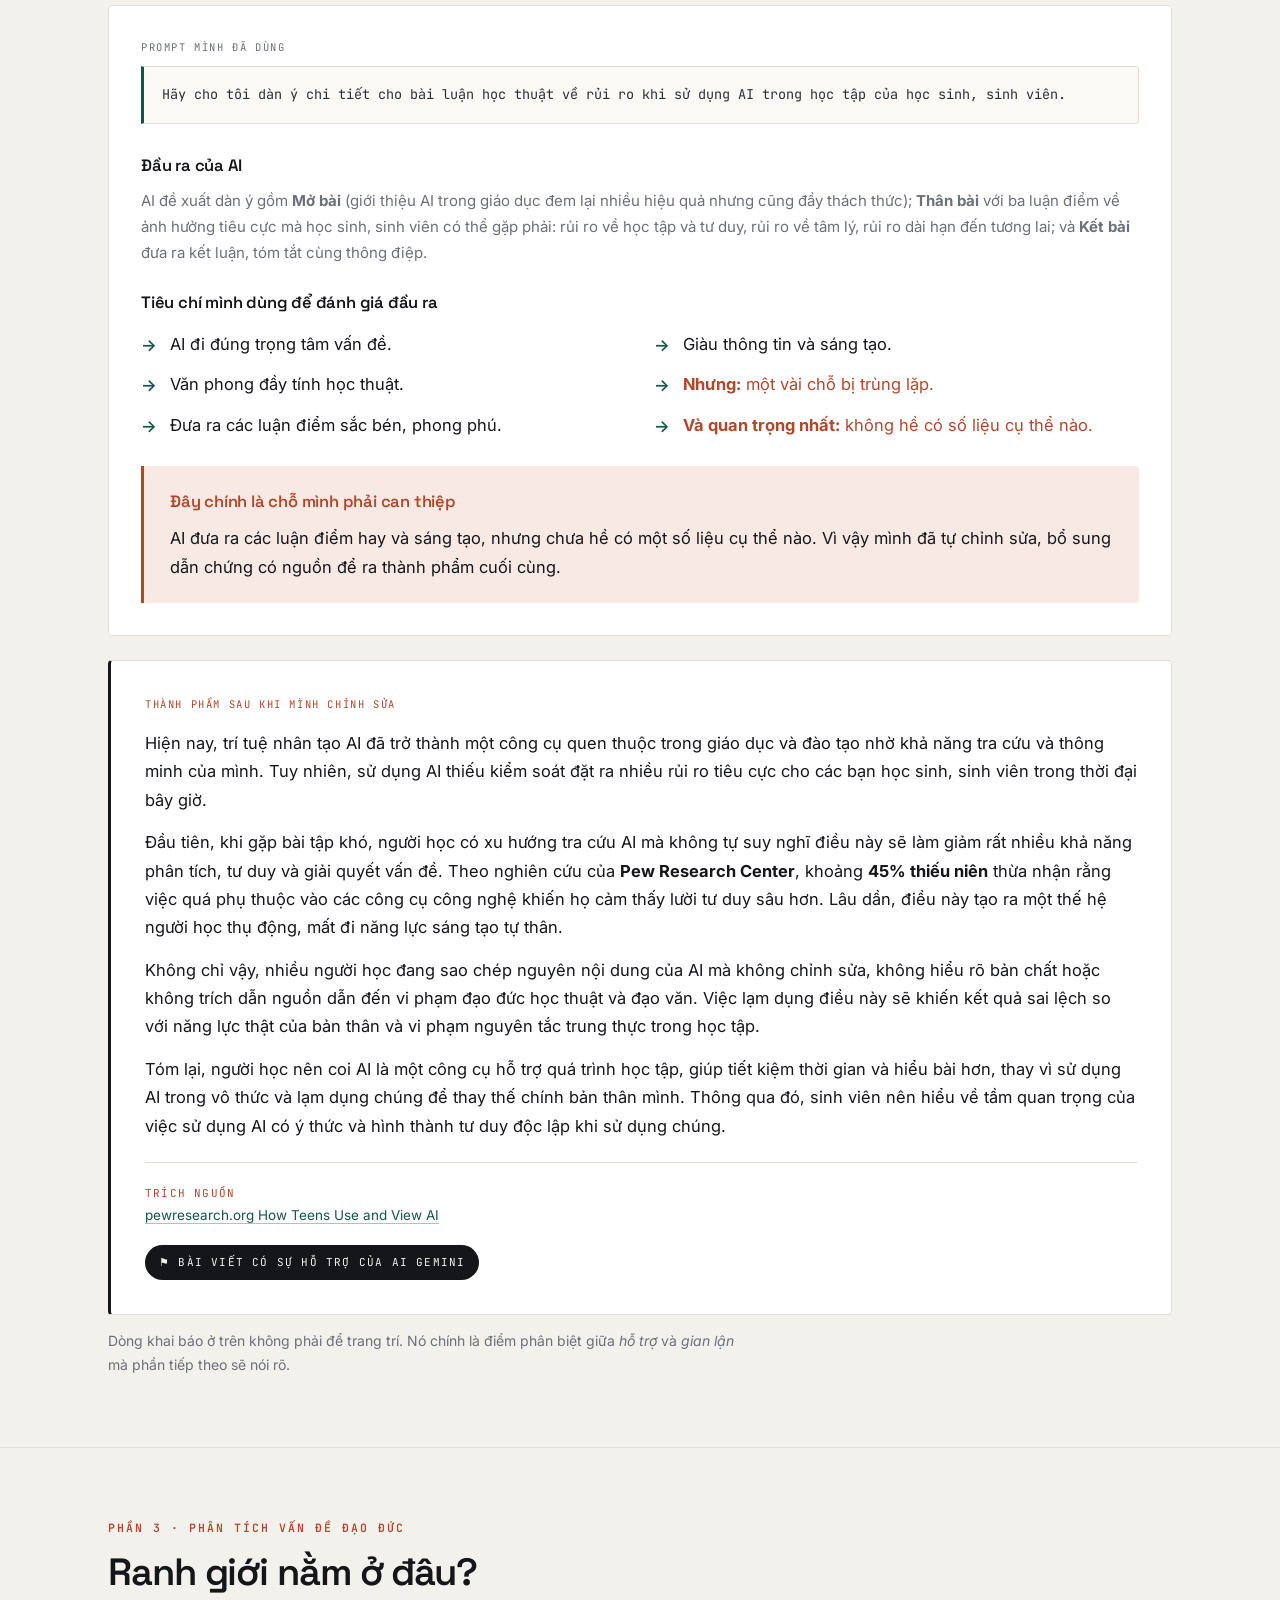
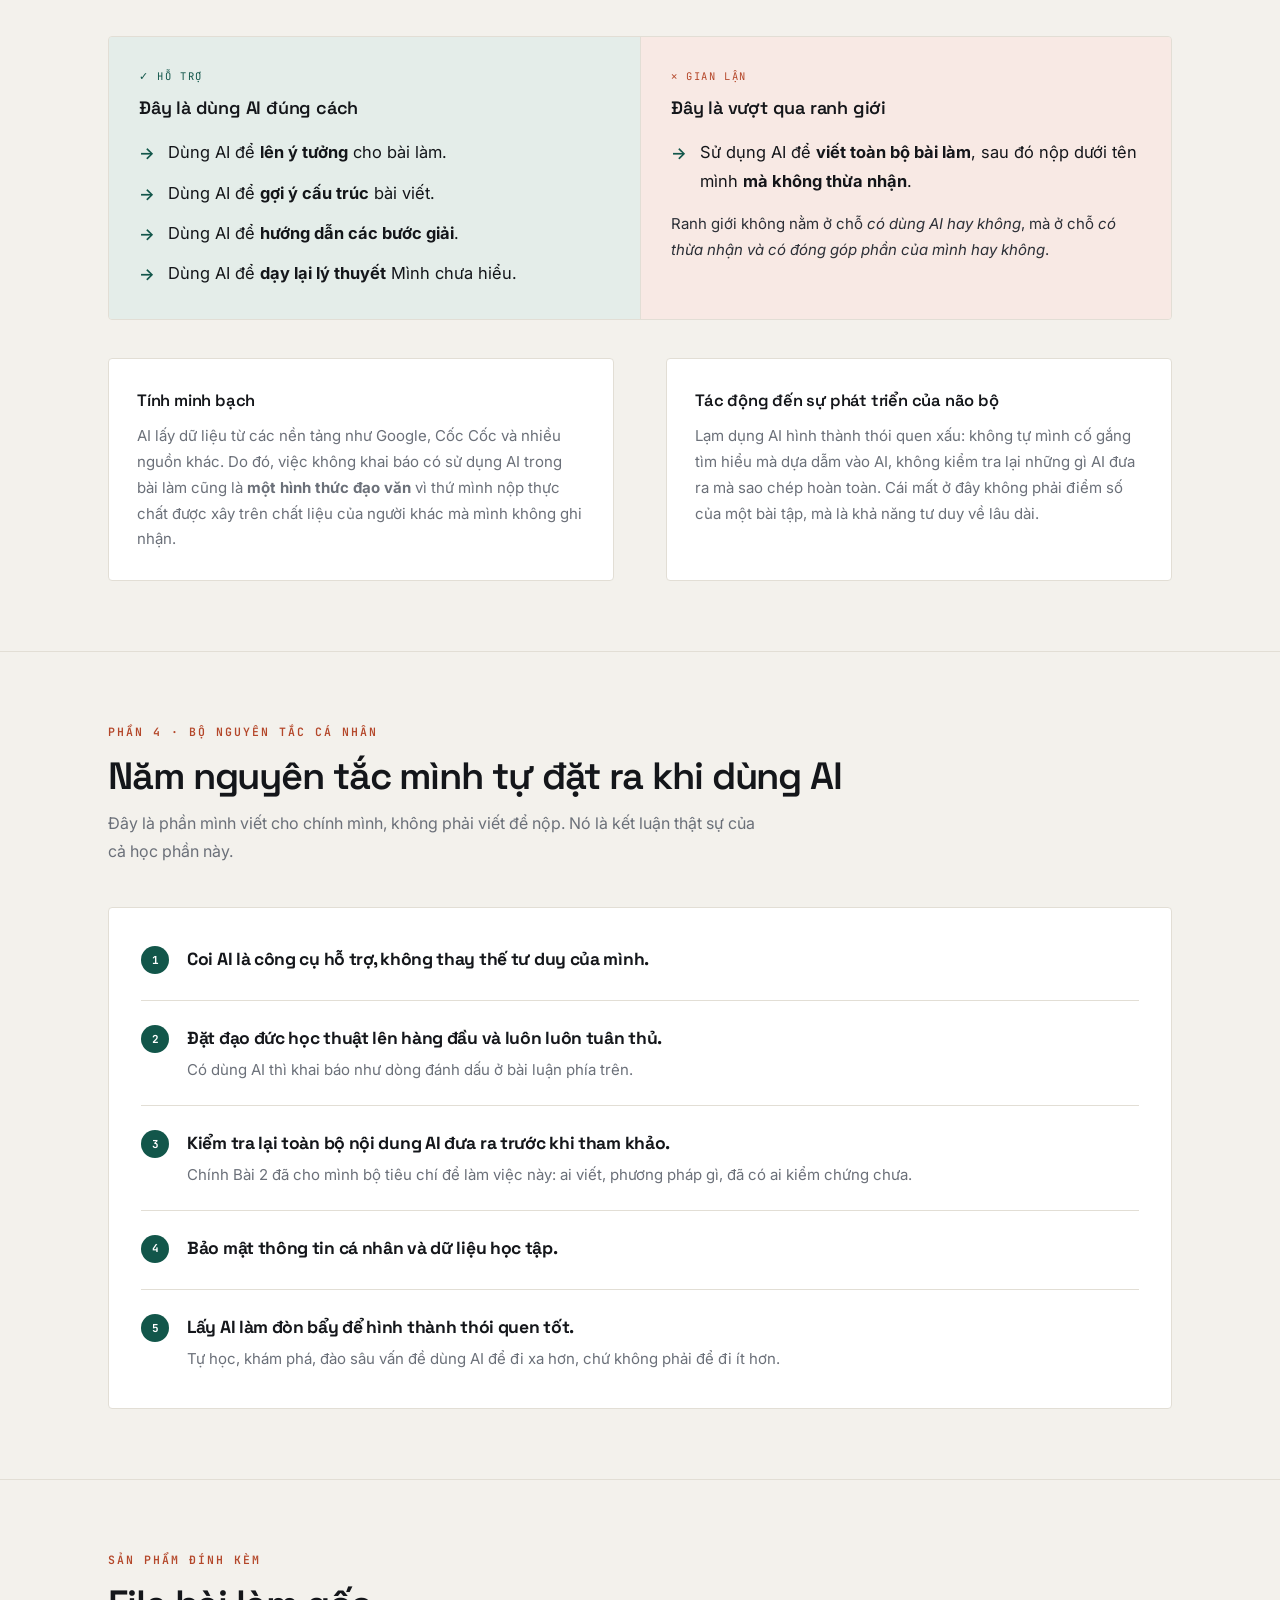
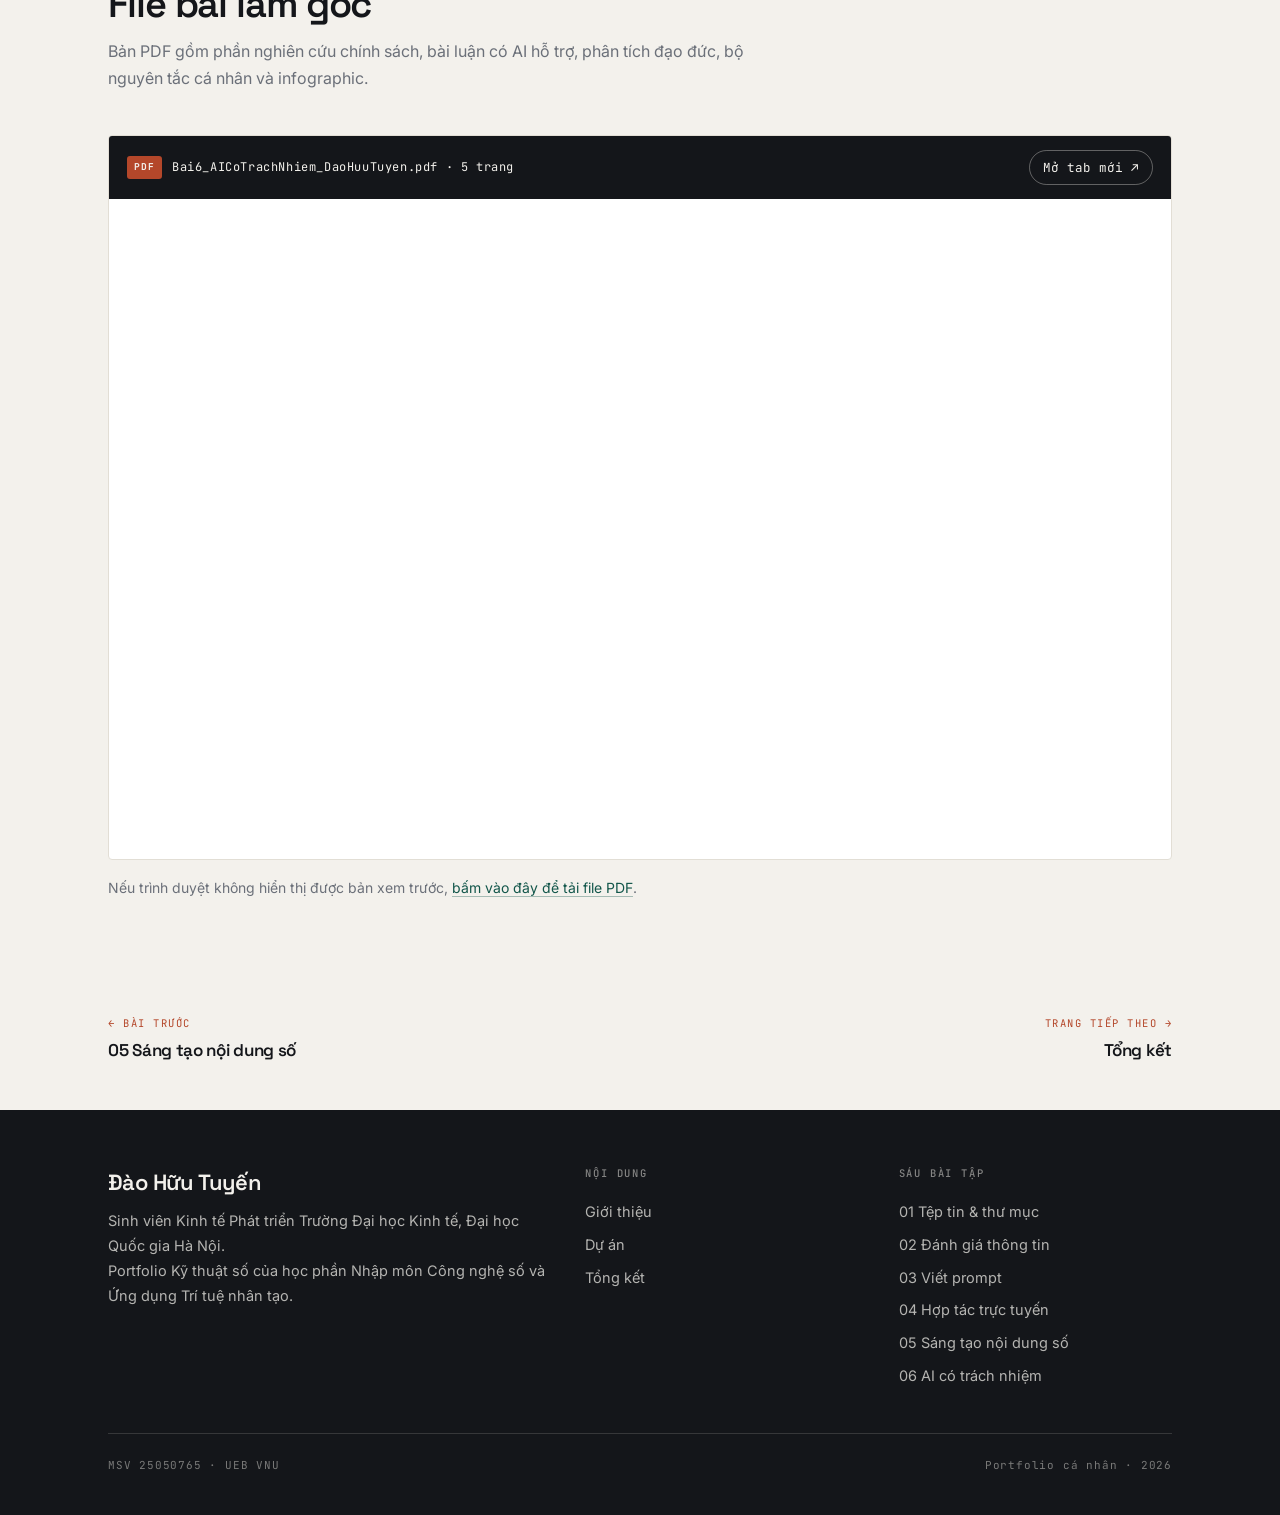
<file: bai-6.html>
<!DOCTYPE html>
<html lang="vi">
<head>
<meta charset="UTF-8">
<meta name="viewport" content="width=device-width, initial-scale=1.0">
<title>Bài 6  Sử dụng AI có trách nhiệm trong học tập và nghiên cứu | Đào Hữu Tuyến</title>
<meta name="description" content="Bài tập 4 mục 6.4  Chính sách AI của ĐHQGHN, phân tích ranh giới hỗ trợ và gian lận, bộ nguyên tắc cá nhân khi sử dụng AI.">
<link rel="preconnect" href="https://fonts.googleapis.com">
<link rel="preconnect" href="https://fonts.gstatic.com" crossorigin>
<link href="https://fonts.googleapis.com/css2?family=Space+Grotesk:wght@400;500;600;700&family=Inter:wght@400;500;600&family=JetBrains+Mono:wght@400;500;600;700&display=swap" rel="stylesheet">
<link rel="stylesheet" href="assets/style.css">
<style>
  .split { display: grid; grid-template-columns: 1fr 1fr; gap: 0; border: 1px solid var(--line); border-radius: 4px; overflow: hidden; }
  .split > div { padding: 30px; }
  .split .ok { background: var(--accent-soft); }
  .split .no { background: #F8E9E4; border-left: 1px solid var(--line); }
  .split h4 { font-size: 18px; margin-bottom: 14px; }
  .principle {
    display: flex; gap: 18px; align-items: flex-start; padding: 22px 0;
    border-bottom: 1px solid var(--line);
  }
  .principle:last-child { border-bottom: none; }
  .principle .pn {
    font-family: var(--font-mono); font-size: 11px; font-weight: 700; color: var(--paper);
    background: var(--accent); min-width: 28px; height: 28px; display: grid; place-items: center;
    border-radius: 50%; margin-top: 2px;
  }
  @media (max-width: 940px) { .split { grid-template-columns: 1fr; } .split .no { border-left: none; border-top: 1px solid var(--line); } }
</style>
</head>
<body>

<nav class="nav">
  <div class="nav-inner">
    <a class="brand" href="index.html">
      <span class="brand-mark">ĐT</span>
      <span class="brand-name">Đào Hữu Tuyến</span>
    </a>
    <div class="nav-links">
      <a href="index.html">Giới thiệu</a>
      <a href="du-an.html" class="active">Dự án</a>
      <a href="tong-ket.html">Tổng kết</a>
    </div>
  </div>
</nav>

<header class="article-head">
  <div class="wrap">
    <div class="crumb"><a href="index.html">Trang chủ</a> / <a href="du-an.html">Dự án</a> / Bài 6</div>
    <h1 class="article-title">06  Sử dụng AI có trách nhiệm<br>trong học tập và nghiên cứu</h1>
    <p class="hero-lede" style="margin-bottom:0;">
      Bài tập 4 của mục 6.4  Chương 6: An toàn và liêm chính học thuật trong môi trường số. Đây là
      bài mình cho là quan trọng nhất của cả học phần, vì nó trả lời câu hỏi mà năm bài trước đều
      né: <b>dùng AI tới đâu thì vẫn là hỗ trợ, và từ đâu thì thành gian lận?</b>
    </p>
    <div class="article-meta">
      <span class="meta-pill">Chương 6</span>
      <span class="meta-pill ghost">Chính sách ĐHQGHN</span>
      <span class="meta-pill ghost">Liêm chính học thuật</span>
      <span class="meta-pill ghost">5 nguyên tắc cá nhân</span>
    </div>
  </div>
</header>

<main>

  <!-- 1. CHÍNH SÁCH -->
  <section>
    <div class="wrap">
      <div class="sec-head">
        <div class="sec-num">PHẦN 1 · NGHIÊN CỨU CHÍNH SÁCH</div>
        <h2>ĐHQGHN nói gì về việc sinh viên dùng AI?</h2>
        <p class="sec-sub">Mình tìm hiểu chính sách của chính ngôi trường mình đang học, thay vì lấy
          một trường bất kỳ cho có.</p>
      </div>

      <div class="two-col">
        <div>
          <div class="callout">
            <h4>Không cấm  nhưng gắn liền với trách nhiệm</h4>
            <p style="margin-top:6px;">
              Đại học Quốc gia Hà Nội <b>không cấm mà khuyến khích</b> ứng dụng AI trong học tập và
              nghiên cứu như một trợ lý. Tuy nhiên, trường yêu cầu sinh viên phải sử dụng AI
              <b>minh bạch, có đạo đức và chịu trách nhiệm học thuật tuyệt đối</b> về các sản phẩm
              do mình nộp hoặc công bố.
            </p>
          </div>
          <div class="callout clay" style="margin-top:20px;">
            <h4>Bắt buộc học AI từ năm nhất</h4>
            <p style="margin-top:6px;">
              Nhận thức được tầm quan trọng của kỷ nguyên số, ĐHQGHN đã đưa học phần
              <em>“Nhập môn công nghệ số và ứng dụng trí tuệ nhân tạo”</em> thành <b>môn học bắt buộc</b>
              với toàn bộ sinh viên đại học chính quy, nhằm trang bị tư duy số, kiến thức nền tảng và
              cách sử dụng các công cụ AI. Chính là học phần đang tạo ra portfolio này.
            </p>
          </div>
        </div>
        <div>
          <h3>Vì sao chính sách này hợp lý</h3>
          <p>
            Trang bị kiến thức nền tảng về AI cho mọi sinh viên  dù học kỹ thuật, kinh tế hay xã hội 
            là việc bắt buộc để không bị tụt hậu, và để biết cách ứng dụng AI vào công việc lẫn cuộc sống.
          </p>
          <p>
            Bên cạnh đó, khi AI trở thành môn học chính thức, nó kéo theo thay đổi về nội dung chương
            trình, phương pháp giảng dạy và công nghệ hỗ trợ học tập, từ đó thúc đẩy đổi mới cách dạy
            và học ở bậc đại học. Việc dạy học trở nên trực quan và cá nhân hóa hơn nhờ các công cụ AI.
            Giảng viên cũng cần chủ động cập nhật năng lực công nghệ  nghĩa là chuyển đổi số trong
            giáo dục đại học diễn ra thực chất chứ không dừng ở khẩu hiệu.
          </p>
          <p style="margin-top:18px; font-size:14px;">
            <span style="font-family:var(--font-mono); font-size:11px; letter-spacing:1.2px; color:var(--clay);">NGUỒN TRÍCH DẪN</span><br>
            <a class="ext" href="https://vnu.edu.vn/dua-ai-tro-thanh-mon-bat-buoc-don-bay-quan-trong-cua-giao-duc-dai-hoc-viet-nam-post37748.html" target="_blank" rel="noopener">vnu.edu.vn  Đưa AI trở thành môn bắt buộc: đòn bẩy quan trọng của giáo dục đại học Việt Nam</a>
          </p>
        </div>
      </div>
    </div>
  </section>

  <!-- 2. NHIỆM VỤ CÓ AI HỖ TRỢ -->
  <section>
    <div class="wrap">
      <div class="sec-head">
        <div class="sec-num">PHẦN 2 · THỰC HÀNH</div>
        <h2>Viết một bài luận có AI hỗ trợ  và khai báo đầy đủ</h2>
        <p class="sec-sub">Chủ đề: <b>Ảnh hưởng của AI trong học tập của học sinh, sinh viên.</b>
          Đây là một chủ đề đang được xã hội quan tâm trong thời gian gần đây, đặc biệt là các bạn học sinh, sinh viên.</p>
      </div>

      <div class="card" style="padding:32px;">
        <div style="font-family:var(--font-mono); font-size:10.5px; letter-spacing:1.6px; color:var(--muted); margin-bottom:10px;">PROMPT MÌNH ĐÃ DÙNG</div>
        <div style="font-family:var(--font-mono); font-size:13.5px; line-height:1.75; background:#FAF9F6; border:1px solid var(--line); border-left:3px solid var(--accent); padding:16px 18px; border-radius:0 4px 4px 0; color:var(--ink-soft);">
          Hãy cho tôi dàn ý chi tiết cho bài luận học thuật về rủi ro khi sử dụng AI trong học tập của học sinh, sinh viên.
        </div>

        <h4 style="margin-top:28px;">Đầu ra của AI</h4>
        <p style="color:var(--muted); font-size:15px;">
          AI đề xuất dàn ý gồm <b>Mở bài</b> (giới thiệu AI trong giáo dục đem lại nhiều hiệu quả nhưng
          cũng đầy thách thức); <b>Thân bài</b> với ba luận điểm về ảnh hưởng tiêu cực mà học sinh, sinh
          viên có thể gặp phải: rủi ro về học tập và tư duy, rủi ro về tâm lý, rủi ro dài hạn đến tương
          lai; và <b>Kết bài</b> đưa ra kết luận, tóm tắt cùng thông điệp.
        </p>

        <h4 style="margin-top:24px;">Tiêu chí mình dùng để đánh giá đầu ra</h4>
        <div class="two-col" style="gap:28px; margin-top:12px;">
          <ul class="bullets">
            <li><span>AI đi đúng trọng tâm vấn đề.</span></li>
            <li><span>Văn phong đầy tính học thuật.</span></li>
            <li><span>Đưa ra các luận điểm sắc bén, phong phú.</span></li>
          </ul>
          <ul class="bullets">
            <li><span>Giàu thông tin và sáng tạo.</span></li>
            <li><span style="color:var(--clay);"><b>Nhưng:</b> một vài chỗ bị trùng lặp.</span></li>
            <li><span style="color:var(--clay);"><b>Và quan trọng nhất:</b> không hề có số liệu cụ thể nào.</span></li>
          </ul>
        </div>

        <div class="callout clay" style="margin-top:26px;">
          <h4>Đây chính là chỗ mình phải can thiệp</h4>
          <p style="margin-top:6px;">
            AI đưa ra các luận điểm hay và sáng tạo, nhưng chưa hề có một số liệu cụ thể nào. Vì vậy
            mình đã tự chỉnh sửa, bổ sung dẫn chứng có nguồn để ra thành phẩm cuối cùng.
          </p>
        </div>
      </div>

      <!-- Thành phẩm bài luận -->
      <div class="card" style="padding:34px; margin-top:24px; border-left:3px solid var(--ink);">
        <div style="font-family:var(--font-mono); font-size:10.5px; letter-spacing:1.6px; color:var(--clay); margin-bottom:16px;">THÀNH PHẨM SAU KHI MÌNH CHỈNH SỬA</div>
        <p>
          Hiện nay, trí tuệ nhân tạo AI đã trở thành một công cụ quen thuộc trong giáo dục và đào tạo
          nhờ khả năng tra cứu và thông minh của mình. Tuy nhiên, sử dụng AI thiếu kiểm soát đặt ra
          nhiều rủi ro tiêu cực cho các bạn học sinh, sinh viên trong thời đại bây giờ.
        </p>
        <p>
          Đầu tiên, khi gặp bài tập khó, người học có xu hướng tra cứu AI mà không tự suy nghĩ  điều
          này sẽ làm giảm rất nhiều khả năng phân tích, tư duy và giải quyết vấn đề. Theo nghiên cứu
          của <b>Pew Research Center</b>, khoảng <b>45% thiếu niên</b> thừa nhận rằng việc quá phụ
          thuộc vào các công cụ công nghệ khiến họ cảm thấy lười tư duy sâu hơn. Lâu dần, điều này tạo
          ra một thế hệ người học thụ động, mất đi năng lực sáng tạo tự thân.
        </p>
        <p>
          Không chỉ vậy, nhiều người học đang sao chép nguyên nội dung của AI mà không chỉnh sửa, không
          hiểu rõ bản chất hoặc không trích dẫn nguồn  dẫn đến vi phạm đạo đức học thuật và đạo văn.
          Việc lạm dụng điều này sẽ khiến kết quả sai lệch so với năng lực thật của bản thân và vi phạm
          nguyên tắc trung thực trong học tập.
        </p>
        <p>
          Tóm lại, người học nên coi AI là một công cụ hỗ trợ quá trình học tập, giúp tiết kiệm thời
          gian và hiểu bài hơn, thay vì sử dụng AI trong vô thức và lạm dụng chúng để thay thế chính
          bản thân mình. Thông qua đó, sinh viên nên hiểu về tầm quan trọng của việc sử dụng AI có ý
          thức và hình thành tư duy độc lập khi sử dụng chúng.
        </p>
        <div style="margin-top:22px; padding-top:18px; border-top:1px solid var(--line); font-size:13.5px; color:var(--muted);">
          <span style="font-family:var(--font-mono); font-size:11px; letter-spacing:1.2px; color:var(--clay);">TRÍCH NGUỒN</span><br>
          <a class="ext" href="https://www.pewresearch.org/internet/2026/02/24/how-teens-use-and-view-ai/" target="_blank" rel="noopener">pewresearch.org  How Teens Use and View AI</a>
        </div>
        <div style="margin-top:18px; display:inline-flex; align-items:center; gap:9px; font-family:var(--font-mono); font-size:11px; letter-spacing:1.2px; text-transform:uppercase; background:var(--ink); color:var(--bone); padding:8px 14px; border-radius:999px;">
          ⚑ Bài viết có sự hỗ trợ của AI Gemini
        </div>
      </div>
      <p style="margin-top:14px; color:var(--muted); font-size:14px; max-width:70ch;">
        Dòng khai báo ở trên không phải để trang trí. Nó chính là điểm phân biệt giữa <em>hỗ trợ</em> và
        <em>gian lận</em> mà phần tiếp theo sẽ nói rõ.
      </p>
    </div>
  </section>

  <!-- 3. ĐẠO ĐỨC -->
  <section>
    <div class="wrap">
      <div class="sec-head">
        <div class="sec-num">PHẦN 3 · PHÂN TÍCH VẤN ĐỀ ĐẠO ĐỨC</div>
        <h2>Ranh giới nằm ở đâu?</h2>
      </div>

      <div class="split">
        <div class="ok">
          <div style="font-family:var(--font-mono); font-size:10.5px; letter-spacing:1.6px; color:var(--accent); margin-bottom:8px;">✓ HỖ TRỢ</div>
          <h4>Đây là dùng AI đúng cách</h4>
          <ul class="bullets" style="margin-top:12px;">
            <li><span>Dùng AI để <b>lên ý tưởng</b> cho bài làm.</span></li>
            <li><span>Dùng AI để <b>gợi ý cấu trúc</b> bài viết.</span></li>
            <li><span>Dùng AI để <b>hướng dẫn các bước giải</b>.</span></li>
            <li><span>Dùng AI để <b>dạy lại lý thuyết</b> Mình chưa hiểu.</span></li>
          </ul>
        </div>
        <div class="no">
          <div style="font-family:var(--font-mono); font-size:10.5px; letter-spacing:1.6px; color:var(--clay); margin-bottom:8px;">✕ GIAN LẬN</div>
          <h4>Đây là vượt qua ranh giới</h4>
          <ul class="bullets" style="margin-top:12px;">
            <li><span>Sử dụng AI để <b>viết toàn bộ bài làm</b>, sau đó nộp dưới tên mình
              <b>mà không thừa nhận</b>.</span></li>
          </ul>
          <p style="margin-top:16px; color:var(--ink-soft); font-size:15px;">
            Ranh giới không nằm ở chỗ <em>có dùng AI hay không</em>, mà ở chỗ <em>có thừa nhận và có
            đóng góp phần của mình hay không</em>.
          </p>
        </div>
      </div>

      <div class="two-col" style="margin-top:38px;">
        <div class="card">
          <h4>Tính minh bạch</h4>
          <p style="color:var(--muted); font-size:15px;">
            AI lấy dữ liệu từ các nền tảng như Google, Cốc Cốc và nhiều nguồn khác. Do đó, việc không
            khai báo có sử dụng AI trong bài làm cũng là <b>một hình thức đạo văn</b>  vì thứ mình nộp
            thực chất được xây trên chất liệu của người khác mà mình không ghi nhận.
          </p>
        </div>
        <div class="card">
          <h4>Tác động đến sự phát triển của não bộ</h4>
          <p style="color:var(--muted); font-size:15px;">
            Lạm dụng AI hình thành thói quen xấu: không tự mình cố gắng tìm hiểu mà dựa dẫm vào AI,
            không kiểm tra lại những gì AI đưa ra mà sao chép hoàn toàn. Cái mất ở đây không phải điểm
            số của một bài tập, mà là khả năng tư duy về lâu dài.
          </p>
        </div>
      </div>
    </div>
  </section>

  <!-- 4. NGUYÊN TẮC -->
  <section>
    <div class="wrap">
      <div class="sec-head">
        <div class="sec-num">PHẦN 4 · BỘ NGUYÊN TẮC CÁ NHÂN</div>
        <h2>Năm nguyên tắc mình tự đặt ra khi dùng AI</h2>
        <p class="sec-sub">Đây là phần mình viết cho chính mình, không phải viết để nộp. Nó là kết
          luận thật sự của cả học phần này.</p>
      </div>
      <div class="card" style="padding:14px 32px;">
        <div class="principle">
          <span class="pn">1</span>
          <span>
            <b style="font-family:var(--font-display); font-size:17.5px; letter-spacing:-.3px;">Coi AI là công cụ hỗ trợ, không thay thế tư duy của mình.</b>
            <p style="color:var(--muted); font-size:15px; margin-top:4px;"></p>
          </span>
        </div>
        <div class="principle">
          <span class="pn">2</span>
          <span>
            <b style="font-family:var(--font-display); font-size:17.5px; letter-spacing:-.3px;">Đặt đạo đức học thuật lên hàng đầu và luôn luôn tuân thủ.</b>
            <p style="color:var(--muted); font-size:15px; margin-top:4px;">Có dùng AI thì khai báo  như dòng đánh dấu ở bài luận phía trên.</p>
          </span>
        </div>
        <div class="principle">
          <span class="pn">3</span>
          <span>
            <b style="font-family:var(--font-display); font-size:17.5px; letter-spacing:-.3px;">Kiểm tra lại toàn bộ nội dung AI đưa ra trước khi tham khảo.</b>
            <p style="color:var(--muted); font-size:15px; margin-top:4px;">Chính Bài 2 đã cho mình bộ tiêu chí để làm việc này: ai viết, phương pháp gì, đã có ai kiểm chứng chưa.</p>
          </span>
        </div>
        <div class="principle">
          <span class="pn">4</span>
          <span>
            <b style="font-family:var(--font-display); font-size:17.5px; letter-spacing:-.3px;">Bảo mật thông tin cá nhân và dữ liệu học tập.</b>
            <p style="color:var(--muted); font-size:15px; margin-top:4px;"></p>
          </span>
        </div>
        <div class="principle">
          <span class="pn">5</span>
          <span>
            <b style="font-family:var(--font-display); font-size:17.5px; letter-spacing:-.3px;">Lấy AI làm đòn bẩy để hình thành thói quen tốt.</b>
            <p style="color:var(--muted); font-size:15px; margin-top:4px;">Tự học, khám phá, đào sâu vấn đề  dùng AI để đi xa hơn, chứ không phải để đi ít hơn.</p>
          </span>
        </div>
      </div>
    </div>
  </section>

  <!-- SẢN PHẨM -->
  <section>
    <div class="wrap">
      <div class="sec-head">
        <div class="sec-num">SẢN PHẨM ĐÍNH KÈM</div>
        <h2>File bài làm gốc</h2>
        <p class="sec-sub">Bản PDF gồm phần nghiên cứu chính sách, bài luận có AI hỗ trợ, phân tích
          đạo đức, bộ nguyên tắc cá nhân và infographic.</p>
      </div>
      <div class="pdf-shell">
        <div class="pdf-bar">
          <span class="f"><i>PDF</i> Bai6_AICoTrachNhiem_DaoHuuTuyen.pdf · 5 trang</span>
          <a href="assets/pdf/bai6.pdf" target="_blank" rel="noopener">Mở tab mới ↗</a>
        </div>
        <iframe src="assets/pdf/bai6.pdf#view=FitH" title="Bài 6  Sử dụng AI có trách nhiệm trong học tập và nghiên cứu"></iframe>
      </div>
      <p style="margin-top:16px; color:var(--muted); font-size:14px;">
        Nếu trình duyệt không hiển thị được bản xem trước,
        <a class="ext" href="assets/pdf/bai6.pdf" target="_blank" rel="noopener">bấm vào đây để tải file PDF</a>.
      </p>
    </div>
  </section>

  <div class="wrap">
    <div class="pager">
      <a href="bai-5.html">
        <span class="lbl">← Bài trước</span>
        <span class="ttl">05  Sáng tạo nội dung số</span>
      </a>
      <a href="tong-ket.html" style="text-align:right;">
        <span class="lbl">Trang tiếp theo →</span>
        <span class="ttl">Tổng kết</span>
      </a>
    </div>
  </div>

</main>

<footer>
  <div class="wrap">
    <div class="foot-grid">
      <div>
        <div class="f-name">Đào Hữu Tuyến</div>
        <p>Sinh viên Kinh tế Phát triển  Trường Đại học Kinh tế, Đại học Quốc gia Hà Nội.<br>
          Portfolio Kỹ thuật số của học phần Nhập môn Công nghệ số và Ứng dụng Trí tuệ nhân tạo.</p>
      </div>
      <div>
        <h5>Nội dung</h5>
        <a href="index.html">Giới thiệu</a>
        <a href="du-an.html">Dự án</a>
        <a href="tong-ket.html">Tổng kết</a>
      </div>
      <div>
        <h5>Sáu bài tập</h5>
        <a href="bai-1.html">01  Tệp tin &amp; thư mục</a>
        <a href="bai-2.html">02  Đánh giá thông tin</a>
        <a href="bai-3.html">03  Viết prompt</a>
        <a href="bai-4.html">04  Hợp tác trực tuyến</a>
        <a href="bai-5.html">05  Sáng tạo nội dung số</a>
        <a href="bai-6.html">06  AI có trách nhiệm</a>
      </div>
    </div>
    <div class="foot-base">
      <span>MSV 25050765 · UEB  VNU</span>
      <span>Portfolio cá nhân · 2026</span>
    </div>
  </div>
</footer>

</body>
</html>
</file>
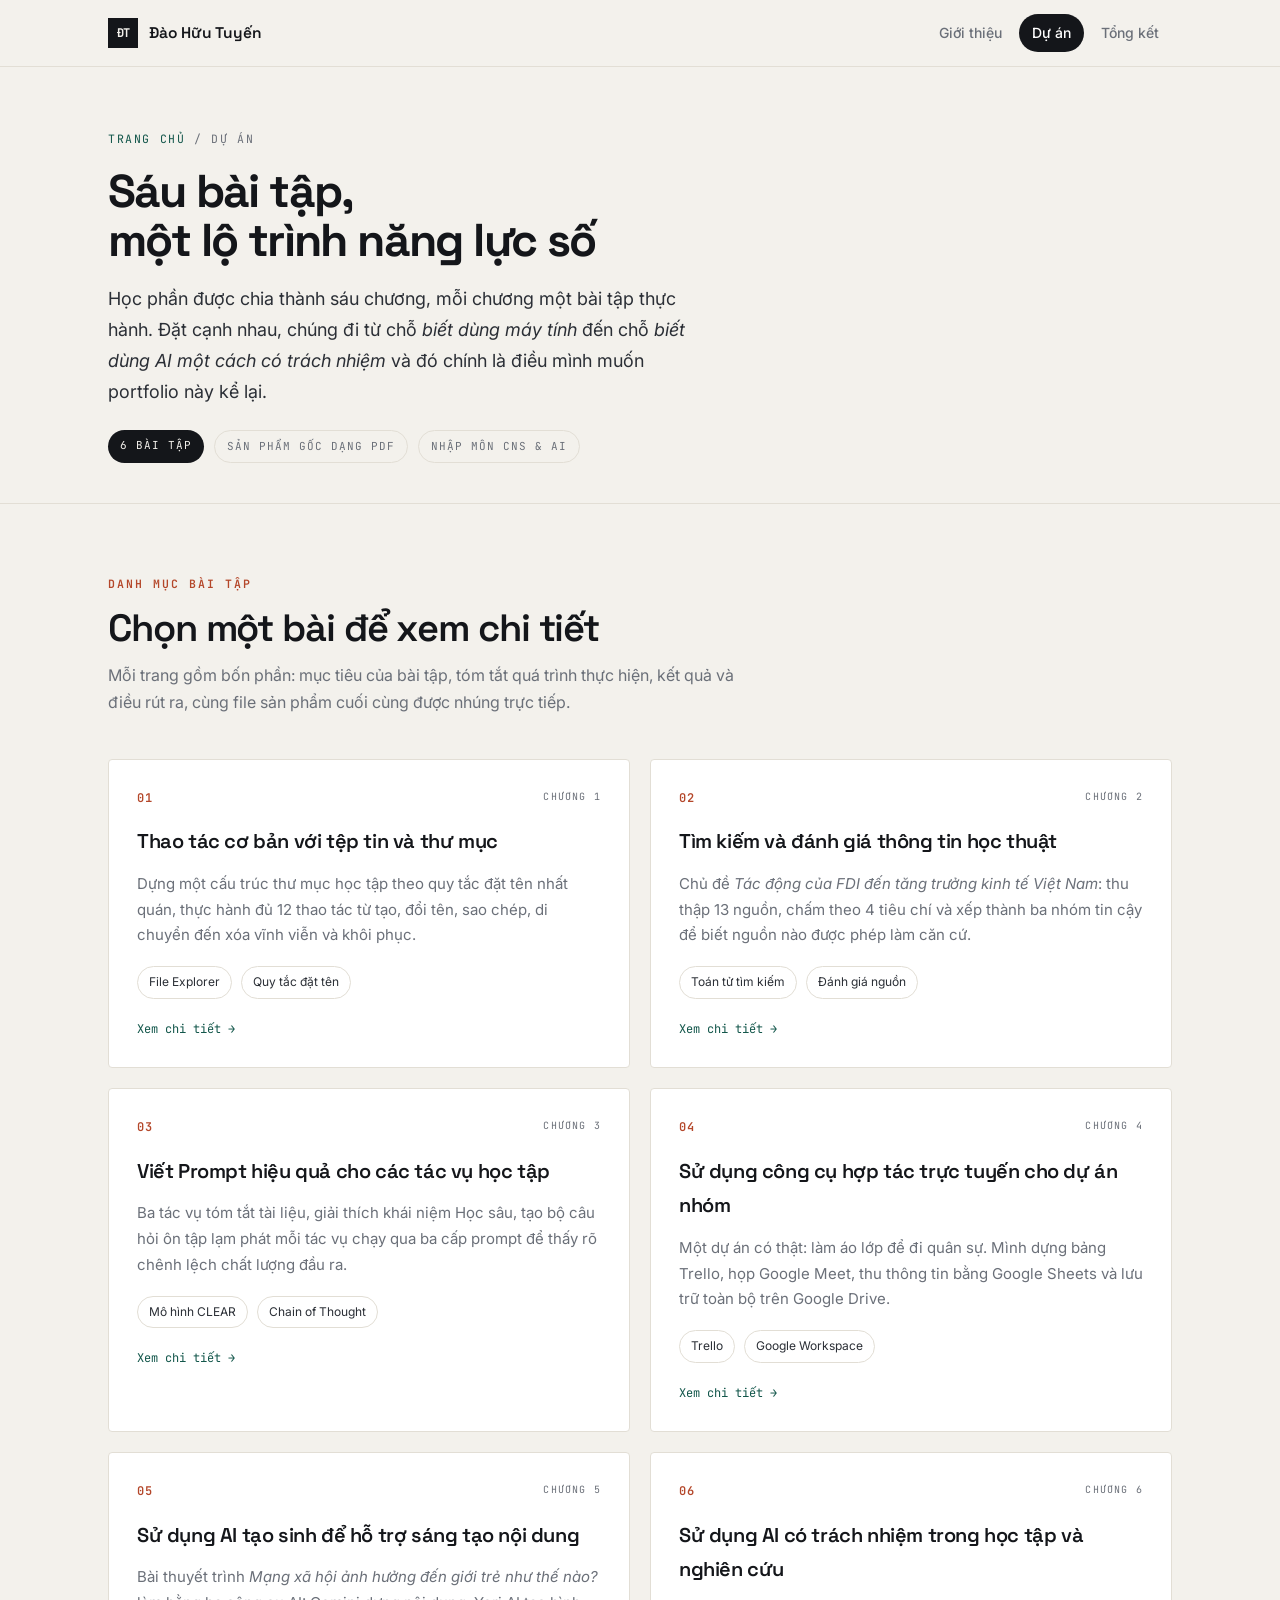
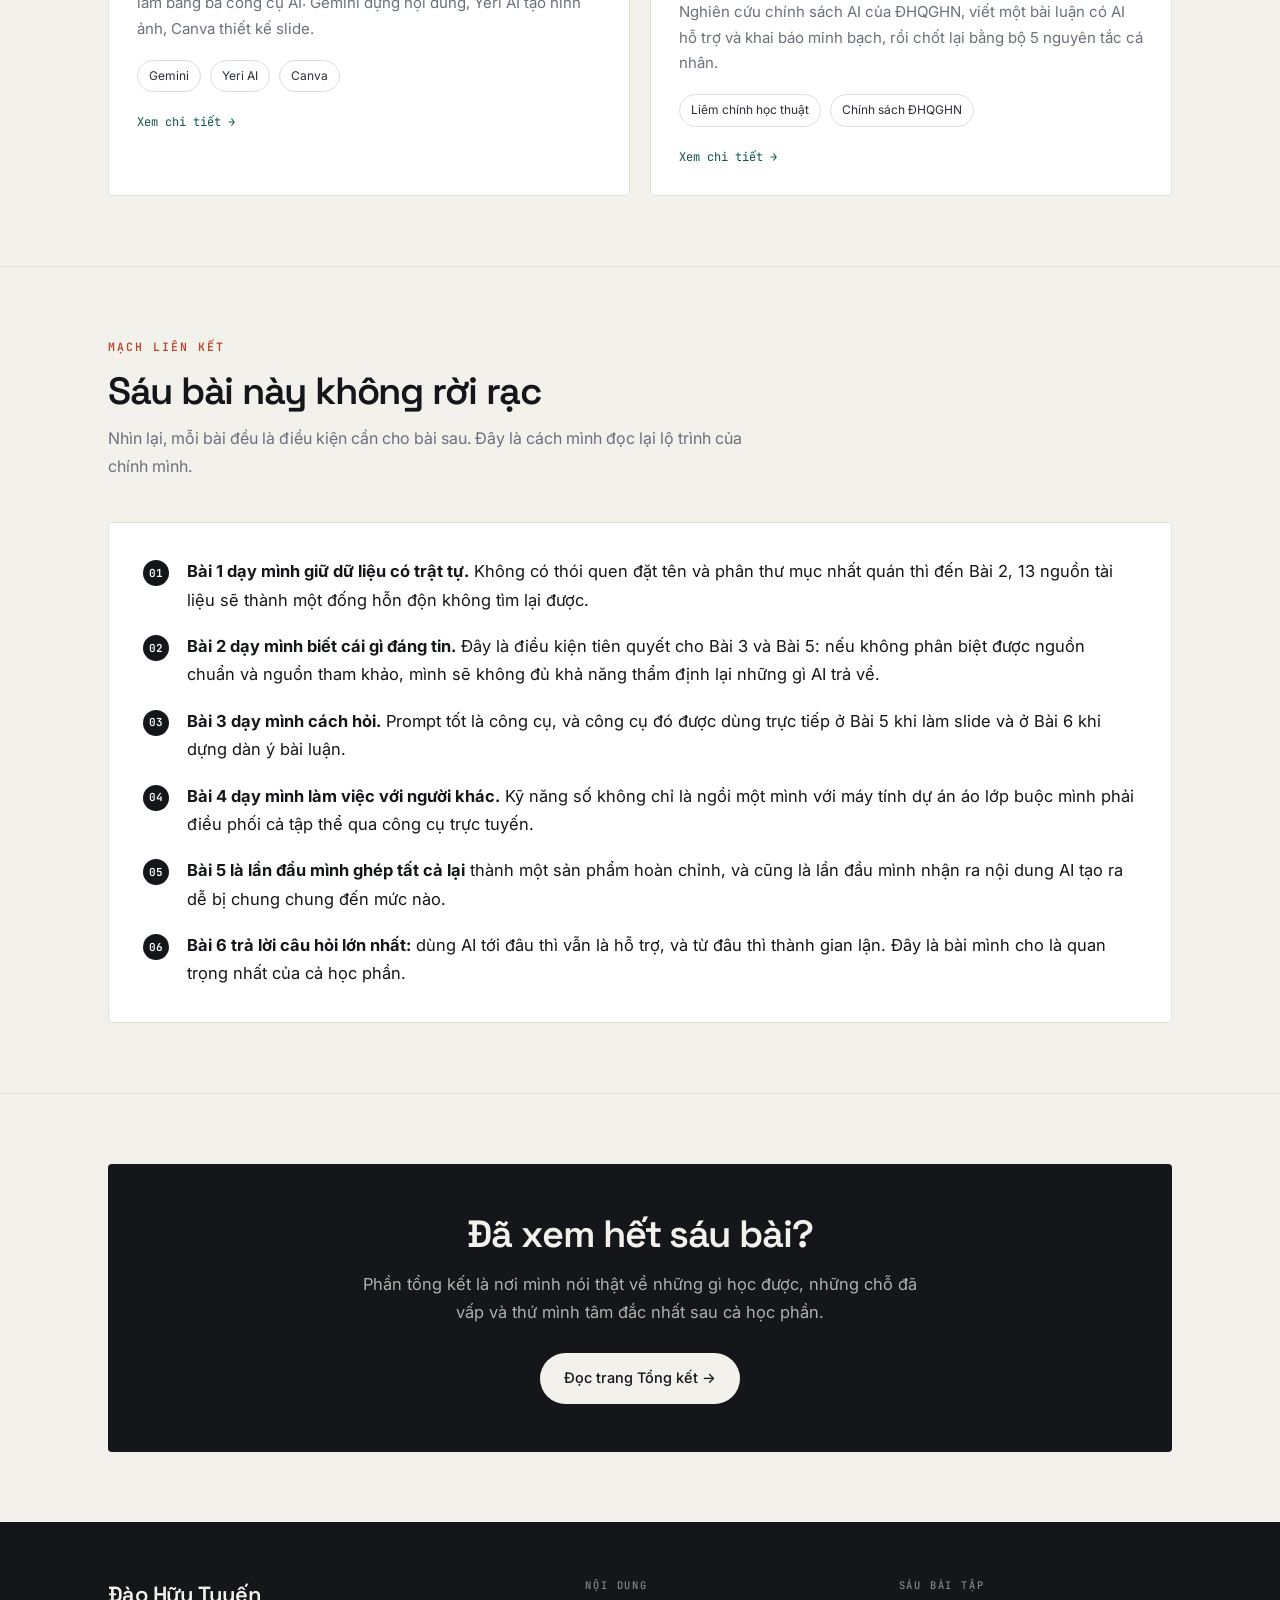
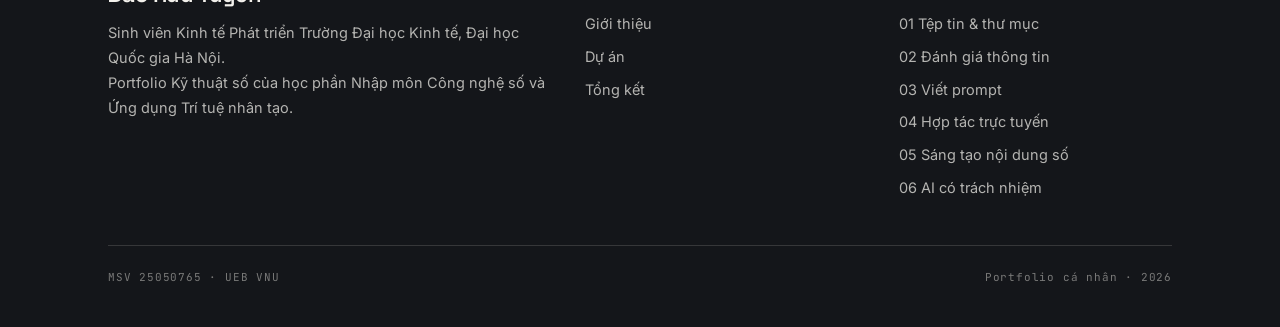
<file: du-an.html>
<!DOCTYPE html>
<html lang="vi">
<head>
<meta charset="UTF-8">
<meta name="viewport" content="width=device-width, initial-scale=1.0">
<title>Dự án  Đào Hữu Tuyến | Portfolio Kỹ thuật số</title>
<meta name="description" content="Sáu bài tập thành phần của học phần Nhập môn Công nghệ số và Ứng dụng Trí tuệ nhân tạo  Đào Hữu Tuyến, UEB-VNU.">
<link rel="preconnect" href="https://fonts.googleapis.com">
<link rel="preconnect" href="https://fonts.gstatic.com" crossorigin>
<link href="https://fonts.googleapis.com/css2?family=Space+Grotesk:wght@400;500;600;700&family=Inter:wght@400;500;600&family=JetBrains+Mono:wght@400;500;600;700&display=swap" rel="stylesheet">
<link rel="stylesheet" href="assets/style.css">
</head>
<body>

<nav class="nav">
  <div class="nav-inner">
    <a class="brand" href="index.html">
      <span class="brand-mark">ĐT</span>
      <span class="brand-name">Đào Hữu Tuyến</span>
    </a>
    <div class="nav-links">
      <a href="index.html">Giới thiệu</a>
      <a href="du-an.html" class="active">Dự án</a>
      <a href="tong-ket.html">Tổng kết</a>
    </div>
  </div>
</nav>

<header class="article-head">
  <div class="wrap">
    <div class="crumb"><a href="index.html">Trang chủ</a> / Dự án</div>
    <h1 class="article-title">Sáu bài tập,<br>một lộ trình năng lực số</h1>
    <p class="hero-lede" style="margin-bottom:0;">
      Học phần được chia thành sáu chương, mỗi chương một bài tập thực hành. Đặt cạnh nhau, chúng
      đi từ chỗ <em>biết dùng máy tính</em> đến chỗ <em>biết dùng AI một cách có trách nhiệm</em> 
      và đó chính là điều mình muốn portfolio này kể lại.
    </p>
    <div class="article-meta">
      <span class="meta-pill">6 bài tập</span>
      <span class="meta-pill ghost">Sản phẩm gốc dạng PDF</span>
      <span class="meta-pill ghost">Nhập môn CNS &amp; AI</span>
    </div>
  </div>
</header>

<main>

  <section>
    <div class="wrap">
      <div class="sec-head">
        <div class="sec-num">DANH MỤC BÀI TẬP</div>
        <h2>Chọn một bài để xem chi tiết</h2>
        <p class="sec-sub">Mỗi trang gồm bốn phần: mục tiêu của bài tập, tóm tắt quá trình thực hiện,
          kết quả và điều rút ra, cùng file sản phẩm cuối cùng được nhúng trực tiếp.</p>
      </div>

      <div class="card-grid">

        <a class="card" href="bai-1.html" style="text-decoration:none; color:inherit; display:block; transition:.2s;">
          <div style="display:flex; justify-content:space-between; align-items:flex-start; margin-bottom:16px;">
            <span style="font-family:var(--font-mono); font-size:12px; color:var(--clay); font-weight:600; letter-spacing:1px;">01</span>
            <span style="font-family:var(--font-mono); font-size:10px; letter-spacing:1.2px; text-transform:uppercase; color:var(--muted);">Chương 1</span>
          </div>
          <h3>Thao tác cơ bản với tệp tin và thư mục</h3>
          <p style="color:var(--muted); font-size:15px;">
            Dựng một cấu trúc thư mục học tập theo quy tắc đặt tên nhất quán, thực hành đủ 12 thao
            tác từ tạo, đổi tên, sao chép, di chuyển đến xóa vĩnh viễn và khôi phục.
          </p>
          <div class="chips" style="margin-top:18px;">
            <span class="chip" style="font-size:12px; padding:5px 11px;">File Explorer</span>
            <span class="chip" style="font-size:12px; padding:5px 11px;">Quy tắc đặt tên</span>
          </div>
          <div style="margin-top:20px; font-family:var(--font-mono); font-size:12px; color:var(--accent);">Xem chi tiết →</div>
        </a>

        <a class="card" href="bai-2.html" style="text-decoration:none; color:inherit; display:block;">
          <div style="display:flex; justify-content:space-between; align-items:flex-start; margin-bottom:16px;">
            <span style="font-family:var(--font-mono); font-size:12px; color:var(--clay); font-weight:600; letter-spacing:1px;">02</span>
            <span style="font-family:var(--font-mono); font-size:10px; letter-spacing:1.2px; text-transform:uppercase; color:var(--muted);">Chương 2</span>
          </div>
          <h3>Tìm kiếm và đánh giá thông tin học thuật</h3>
          <p style="color:var(--muted); font-size:15px;">
            Chủ đề <em>Tác động của FDI đến tăng trưởng kinh tế Việt Nam</em>: thu thập 13 nguồn,
            chấm theo 4 tiêu chí và xếp thành ba nhóm tin cậy để biết nguồn nào được phép làm căn cứ.
          </p>
          <div class="chips" style="margin-top:18px;">
            <span class="chip" style="font-size:12px; padding:5px 11px;">Toán tử tìm kiếm</span>
            <span class="chip" style="font-size:12px; padding:5px 11px;">Đánh giá nguồn</span>
          </div>
          <div style="margin-top:20px; font-family:var(--font-mono); font-size:12px; color:var(--accent);">Xem chi tiết →</div>
        </a>

        <a class="card" href="bai-3.html" style="text-decoration:none; color:inherit; display:block;">
          <div style="display:flex; justify-content:space-between; align-items:flex-start; margin-bottom:16px;">
            <span style="font-family:var(--font-mono); font-size:12px; color:var(--clay); font-weight:600; letter-spacing:1px;">03</span>
            <span style="font-family:var(--font-mono); font-size:10px; letter-spacing:1.2px; text-transform:uppercase; color:var(--muted);">Chương 3</span>
          </div>
          <h3>Viết Prompt hiệu quả cho các tác vụ học tập</h3>
          <p style="color:var(--muted); font-size:15px;">
            Ba tác vụ  tóm tắt tài liệu, giải thích khái niệm Học sâu, tạo bộ câu hỏi ôn tập lạm
            phát  mỗi tác vụ chạy qua ba cấp prompt để thấy rõ chênh lệch chất lượng đầu ra.
          </p>
          <div class="chips" style="margin-top:18px;">
            <span class="chip" style="font-size:12px; padding:5px 11px;">Mô hình CLEAR</span>
            <span class="chip" style="font-size:12px; padding:5px 11px;">Chain of Thought</span>
          </div>
          <div style="margin-top:20px; font-family:var(--font-mono); font-size:12px; color:var(--accent);">Xem chi tiết →</div>
        </a>

        <a class="card" href="bai-4.html" style="text-decoration:none; color:inherit; display:block;">
          <div style="display:flex; justify-content:space-between; align-items:flex-start; margin-bottom:16px;">
            <span style="font-family:var(--font-mono); font-size:12px; color:var(--clay); font-weight:600; letter-spacing:1px;">04</span>
            <span style="font-family:var(--font-mono); font-size:10px; letter-spacing:1.2px; text-transform:uppercase; color:var(--muted);">Chương 4</span>
          </div>
          <h3>Sử dụng công cụ hợp tác trực tuyến cho dự án nhóm</h3>
          <p style="color:var(--muted); font-size:15px;">
            Một dự án có thật: làm áo lớp để đi quân sự. Mình dựng bảng Trello, họp Google Meet,
            thu thông tin bằng Google Sheets và lưu trữ toàn bộ trên Google Drive.
          </p>
          <div class="chips" style="margin-top:18px;">
            <span class="chip" style="font-size:12px; padding:5px 11px;">Trello</span>
            <span class="chip" style="font-size:12px; padding:5px 11px;">Google Workspace</span>
          </div>
          <div style="margin-top:20px; font-family:var(--font-mono); font-size:12px; color:var(--accent);">Xem chi tiết →</div>
        </a>

        <a class="card" href="bai-5.html" style="text-decoration:none; color:inherit; display:block;">
          <div style="display:flex; justify-content:space-between; align-items:flex-start; margin-bottom:16px;">
            <span style="font-family:var(--font-mono); font-size:12px; color:var(--clay); font-weight:600; letter-spacing:1px;">05</span>
            <span style="font-family:var(--font-mono); font-size:10px; letter-spacing:1.2px; text-transform:uppercase; color:var(--muted);">Chương 5</span>
          </div>
          <h3>Sử dụng AI tạo sinh để hỗ trợ sáng tạo nội dung</h3>
          <p style="color:var(--muted); font-size:15px;">
            Bài thuyết trình <em>Mạng xã hội ảnh hưởng đến giới trẻ như thế nào?</em> làm bằng ba công
            cụ AI: Gemini dựng nội dung, Yeri AI tạo hình ảnh, Canva thiết kế slide.
          </p>
          <div class="chips" style="margin-top:18px;">
            <span class="chip" style="font-size:12px; padding:5px 11px;">Gemini</span>
            <span class="chip" style="font-size:12px; padding:5px 11px;">Yeri AI</span>
            <span class="chip" style="font-size:12px; padding:5px 11px;">Canva</span>
          </div>
          <div style="margin-top:20px; font-family:var(--font-mono); font-size:12px; color:var(--accent);">Xem chi tiết →</div>
        </a>

        <a class="card" href="bai-6.html" style="text-decoration:none; color:inherit; display:block;">
          <div style="display:flex; justify-content:space-between; align-items:flex-start; margin-bottom:16px;">
            <span style="font-family:var(--font-mono); font-size:12px; color:var(--clay); font-weight:600; letter-spacing:1px;">06</span>
            <span style="font-family:var(--font-mono); font-size:10px; letter-spacing:1.2px; text-transform:uppercase; color:var(--muted);">Chương 6</span>
          </div>
          <h3>Sử dụng AI có trách nhiệm trong học tập và nghiên cứu</h3>
          <p style="color:var(--muted); font-size:15px;">
            Nghiên cứu chính sách AI của ĐHQGHN, viết một bài luận có AI hỗ trợ và khai báo minh
            bạch, rồi chốt lại bằng bộ 5 nguyên tắc cá nhân.
          </p>
          <div class="chips" style="margin-top:18px;">
            <span class="chip" style="font-size:12px; padding:5px 11px;">Liêm chính học thuật</span>
            <span class="chip" style="font-size:12px; padding:5px 11px;">Chính sách ĐHQGHN</span>
          </div>
          <div style="margin-top:20px; font-family:var(--font-mono); font-size:12px; color:var(--accent);">Xem chi tiết →</div>
        </a>

      </div>
    </div>
  </section>

  <!-- MẠCH LIÊN KẾT -->
  <section>
    <div class="wrap">
      <div class="sec-head">
        <div class="sec-num">MẠCH LIÊN KẾT</div>
        <h2>Sáu bài này không rời rạc</h2>
        <p class="sec-sub">Nhìn lại, mỗi bài đều là điều kiện cần cho bài sau. Đây là cách mình đọc
          lại lộ trình của chính mình.</p>
      </div>
      <div class="card" style="padding:34px;">
        <ul class="steps">
          <li><span><b>Bài 1 dạy mình giữ dữ liệu có trật tự.</b> Không có thói quen đặt tên và phân
            thư mục nhất quán thì đến Bài 2, 13 nguồn tài liệu sẽ thành một đống hỗn độn không tìm lại được.</span></li>
          <li><span><b>Bài 2 dạy mình biết cái gì đáng tin.</b> Đây là điều kiện tiên quyết cho Bài 3
            và Bài 5: nếu không phân biệt được nguồn chuẩn và nguồn tham khảo, mình sẽ không đủ khả
            năng thẩm định lại những gì AI trả về.</span></li>
          <li><span><b>Bài 3 dạy mình cách hỏi.</b> Prompt tốt là công cụ, và công cụ đó được dùng
            trực tiếp ở Bài 5 khi làm slide và ở Bài 6 khi dựng dàn ý bài luận.</span></li>
          <li><span><b>Bài 4 dạy mình làm việc với người khác.</b> Kỹ năng số không chỉ là ngồi một
            mình với máy tính  dự án áo lớp buộc mình phải điều phối cả tập thể qua công cụ trực tuyến.</span></li>
          <li><span><b>Bài 5 là lần đầu mình ghép tất cả lại</b> thành một sản phẩm hoàn chỉnh, và
            cũng là lần đầu mình nhận ra nội dung AI tạo ra dễ bị chung chung đến mức nào.</span></li>
          <li><span><b>Bài 6 trả lời câu hỏi lớn nhất:</b> dùng AI tới đâu thì vẫn là hỗ trợ, và từ
            đâu thì thành gian lận. Đây là bài mình cho là quan trọng nhất của cả học phần.</span></li>
        </ul>
      </div>
    </div>
  </section>

  <section>
    <div class="wrap">
      <div class="card" style="background:var(--ink); color:var(--bone); border:none; padding:48px; text-align:center;">
        <h2 style="color:var(--bone); margin-bottom:14px;">Đã xem hết sáu bài?</h2>
        <p style="color:rgba(243,241,236,.7); max-width:56ch; margin:0 auto 26px;">
          Phần tổng kết là nơi mình nói thật về những gì học được, những chỗ đã vấp và thứ mình
          tâm đắc nhất sau cả học phần.
        </p>
        <a class="btn" href="tong-ket.html" style="background:var(--bone); color:var(--ink);">Đọc trang Tổng kết →</a>
      </div>
    </div>
  </section>

</main>

<footer>
  <div class="wrap">
    <div class="foot-grid">
      <div>
        <div class="f-name">Đào Hữu Tuyến</div>
        <p>Sinh viên Kinh tế Phát triển  Trường Đại học Kinh tế, Đại học Quốc gia Hà Nội.<br>
          Portfolio Kỹ thuật số của học phần Nhập môn Công nghệ số và Ứng dụng Trí tuệ nhân tạo.</p>
      </div>
      <div>
        <h5>Nội dung</h5>
        <a href="index.html">Giới thiệu</a>
        <a href="du-an.html">Dự án</a>
        <a href="tong-ket.html">Tổng kết</a>
      </div>
      <div>
        <h5>Sáu bài tập</h5>
        <a href="bai-1.html">01  Tệp tin &amp; thư mục</a>
        <a href="bai-2.html">02  Đánh giá thông tin</a>
        <a href="bai-3.html">03  Viết prompt</a>
        <a href="bai-4.html">04  Hợp tác trực tuyến</a>
        <a href="bai-5.html">05  Sáng tạo nội dung số</a>
        <a href="bai-6.html">06  AI có trách nhiệm</a>
      </div>
    </div>
    <div class="foot-base">
      <span>MSV 25050765 · UEB  VNU</span>
      <span>Portfolio cá nhân · 2026</span>
    </div>
  </div>
</footer>

</body>
</html>
</file>
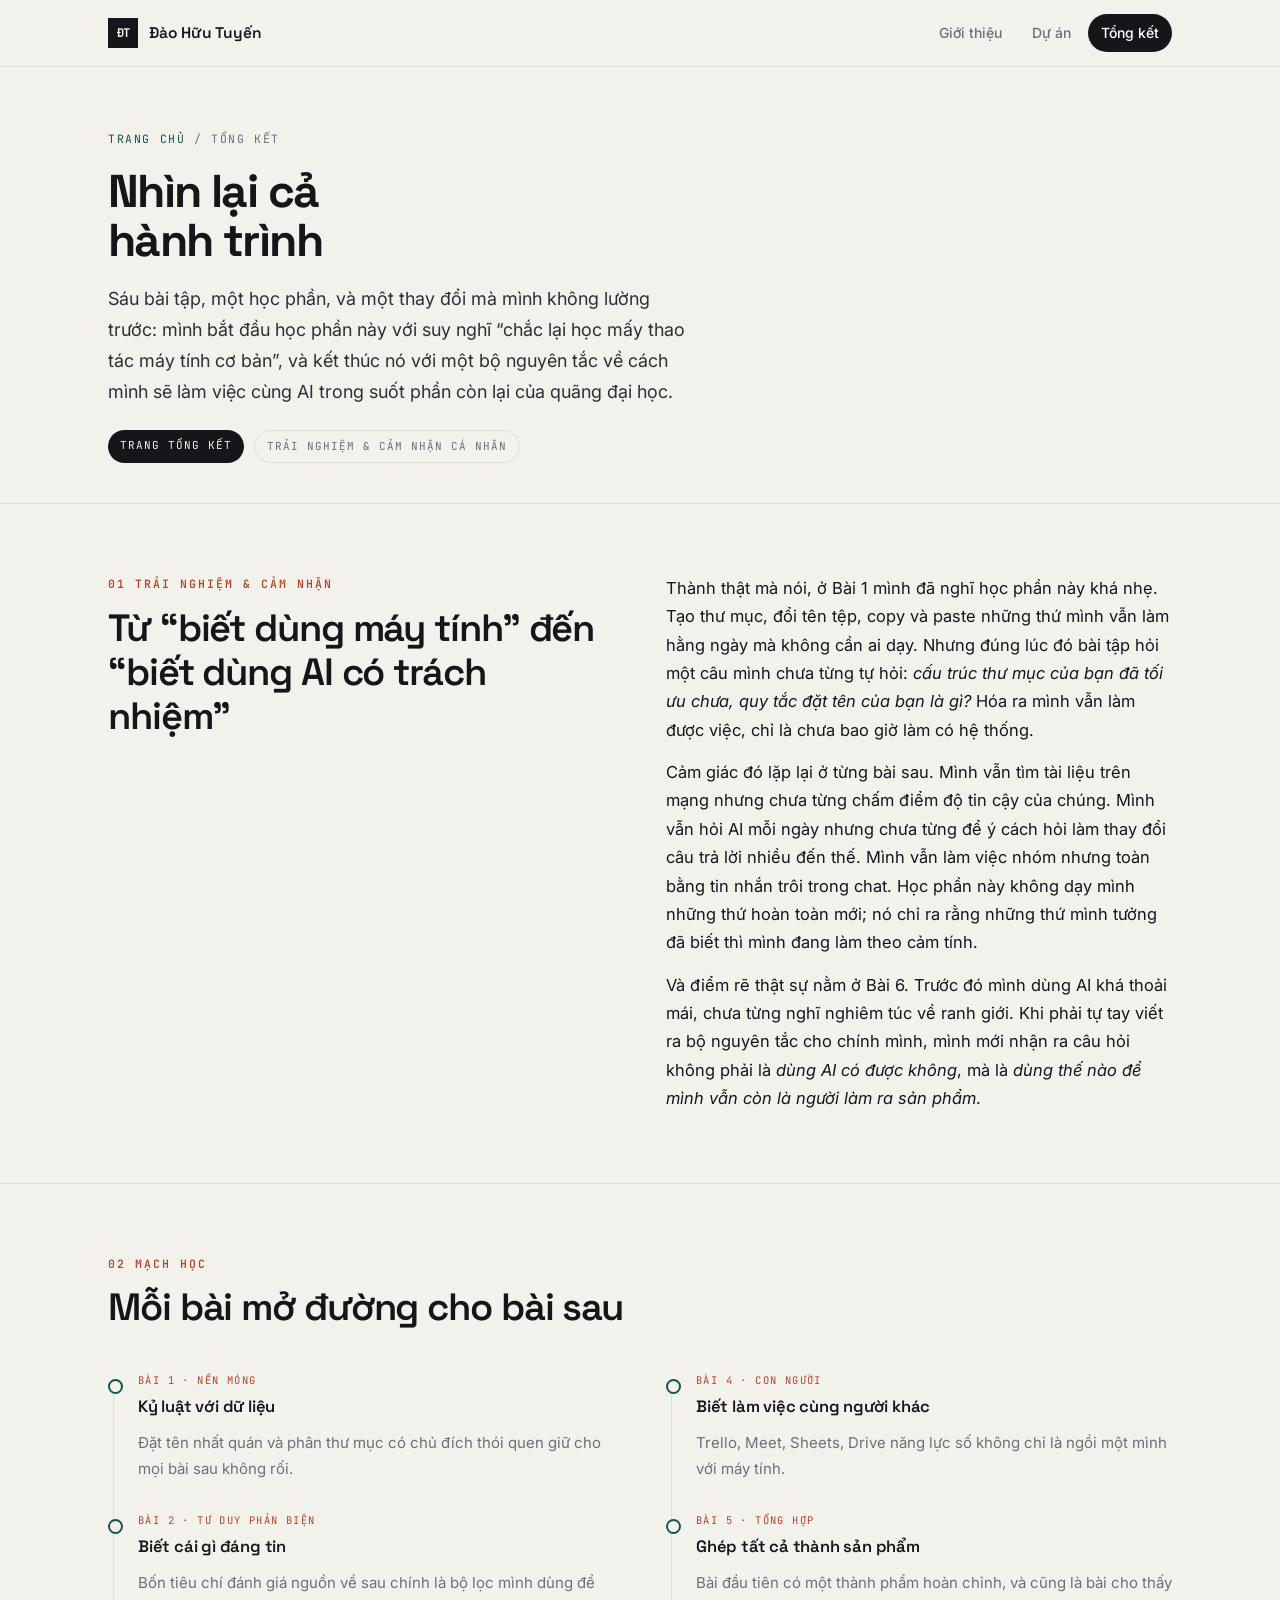
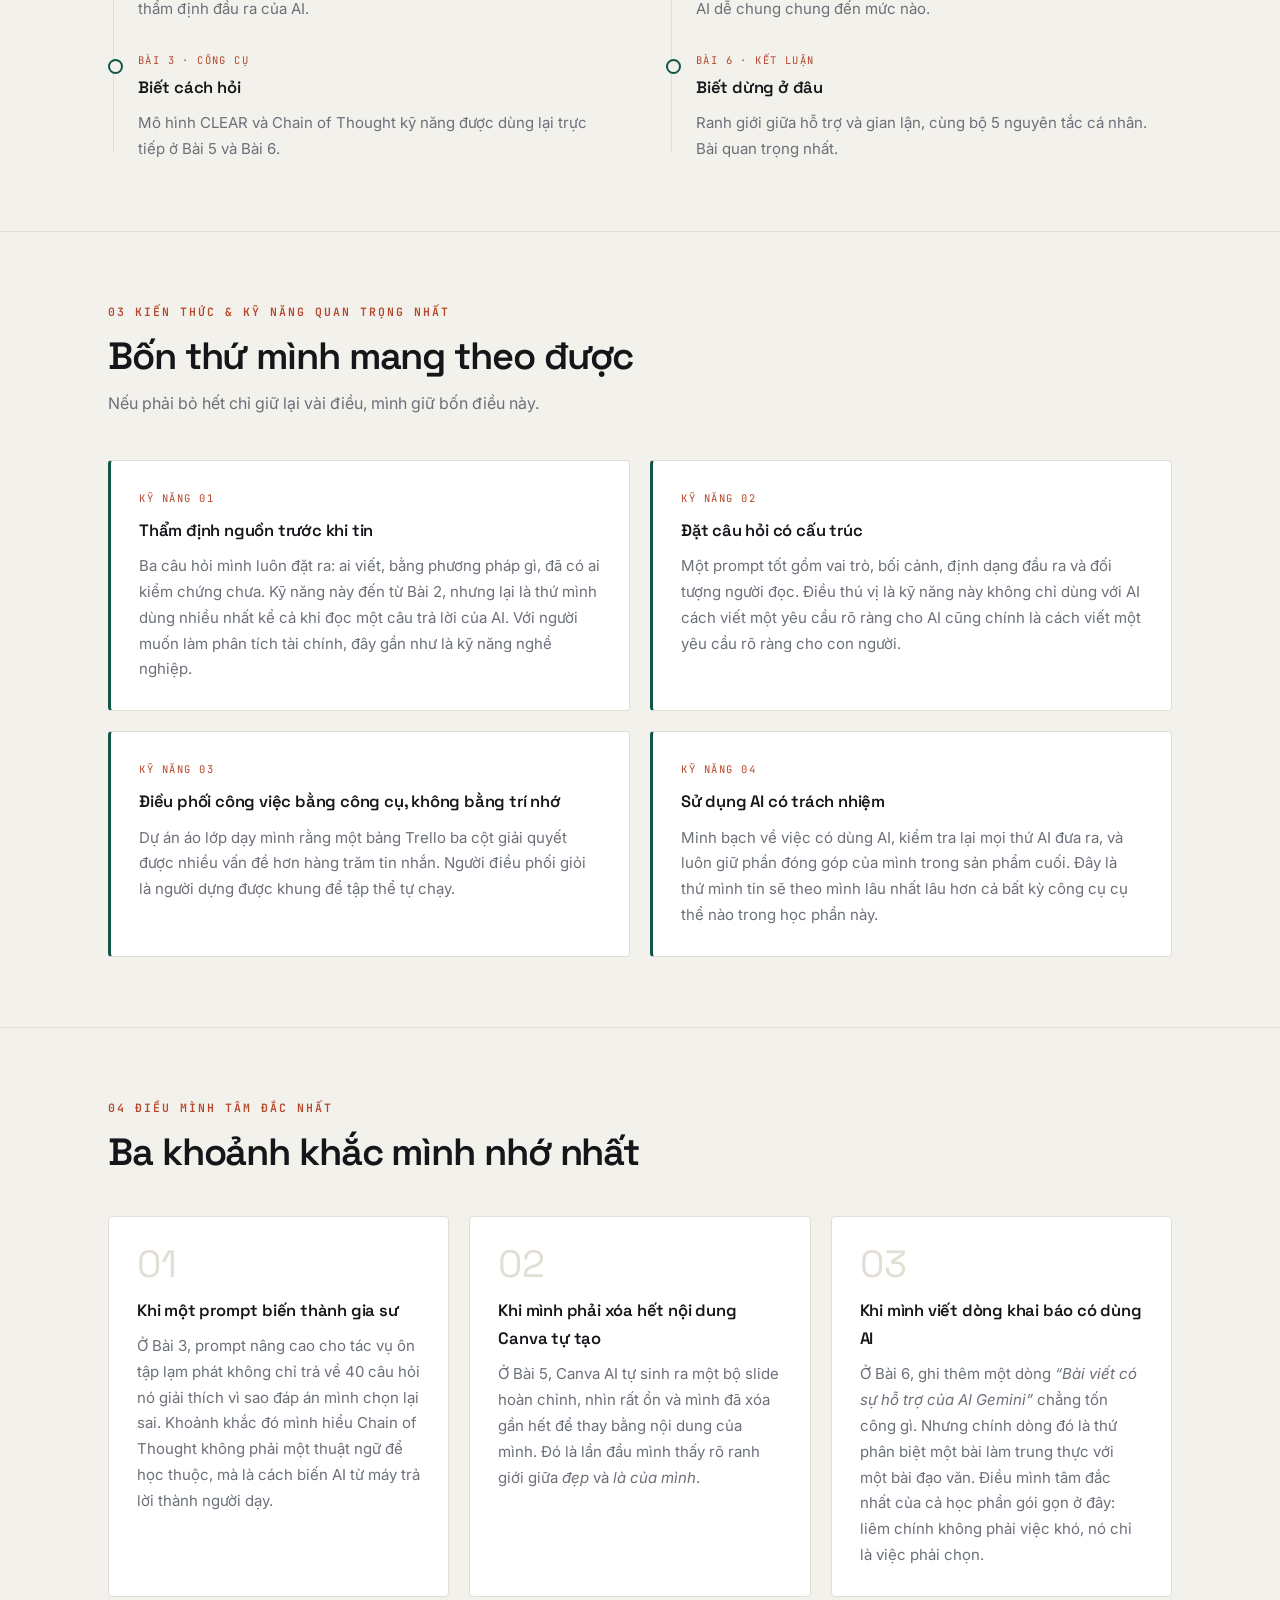
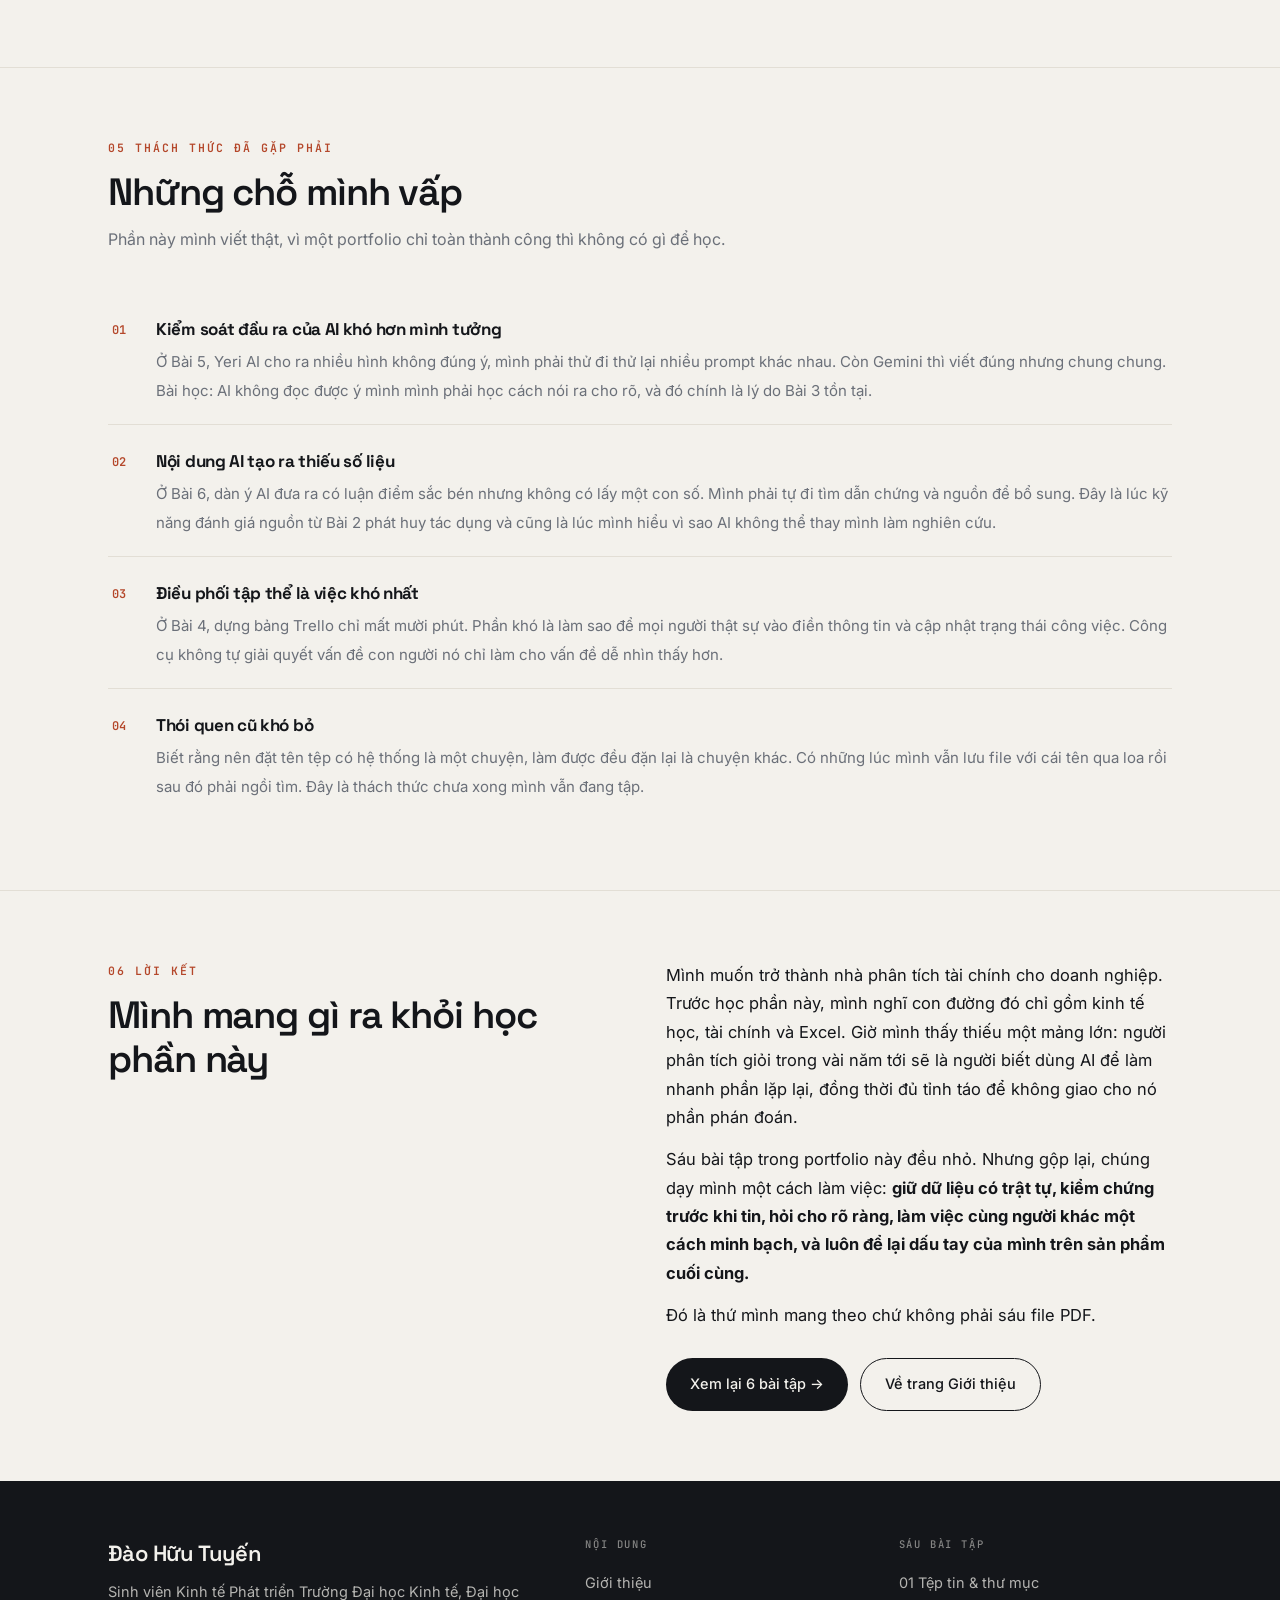
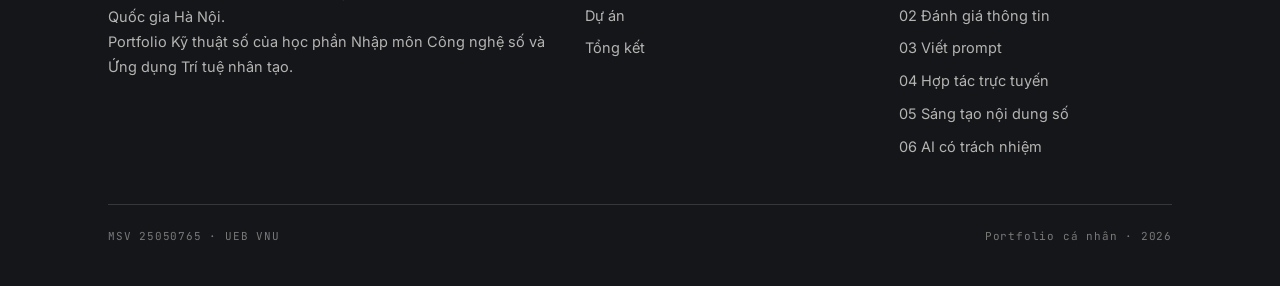
<file: tong-ket.html>
<!DOCTYPE html>
<html lang="vi">
<head>
<meta charset="UTF-8">
<meta name="viewport" content="width=device-width, initial-scale=1.0">
<title>Tổng kết  Đào Hữu Tuyến | Portfolio Kỹ thuật số</title>
<meta name="description" content="Trang tổng kết: trải nghiệm, kiến thức và kỹ năng quan trọng nhất, điểm tâm đắc và thách thức khi xây dựng Portfolio Kỹ thuật số.">
<link rel="preconnect" href="https://fonts.googleapis.com">
<link rel="preconnect" href="https://fonts.gstatic.com" crossorigin>
<link href="https://fonts.googleapis.com/css2?family=Space+Grotesk:wght@400;500;600;700&family=Inter:wght@400;500;600&family=JetBrains+Mono:wght@400;500;600;700&display=swap" rel="stylesheet">
<link rel="stylesheet" href="assets/style.css">
<style>
  .tl { position: relative; padding-left: 30px; }
  .tl::before { content: ""; position: absolute; left: 5px; top: 8px; bottom: 8px; width: 1px; background: var(--line); }
  .tl-item { position: relative; padding: 0 0 30px 0; }
  .tl-item:last-child { padding-bottom: 0; }
  .tl-item::before {
    content: ""; position: absolute; left: -30px; top: 8px; width: 11px; height: 11px;
    border-radius: 50%; background: var(--bone); border: 2px solid var(--accent);
  }
  .tl-item .tl-k { font-family: var(--font-mono); font-size: 10.5px; letter-spacing: 1.4px; text-transform: uppercase; color: var(--clay); margin-bottom: 4px; }
</style>
</head>
<body>

<nav class="nav">
  <div class="nav-inner">
    <a class="brand" href="index.html">
      <span class="brand-mark">ĐT</span>
      <span class="brand-name">Đào Hữu Tuyến</span>
    </a>
    <div class="nav-links">
      <a href="index.html">Giới thiệu</a>
      <a href="du-an.html">Dự án</a>
      <a href="tong-ket.html" class="active">Tổng kết</a>
    </div>
  </div>
</nav>

<header class="article-head">
  <div class="wrap">
    <div class="crumb"><a href="index.html">Trang chủ</a> / Tổng kết</div>
    <h1 class="article-title">Nhìn lại cả<br>hành trình</h1>
    <p class="hero-lede" style="margin-bottom:0;">
      Sáu bài tập, một học phần, và một thay đổi mà mình không lường trước: mình bắt đầu học phần này
      với suy nghĩ “chắc lại học mấy thao tác máy tính cơ bản”, và kết thúc nó với một bộ nguyên tắc
      về cách mình sẽ làm việc cùng AI trong suốt phần còn lại của quãng đại học.
    </p>
    <div class="article-meta">
      <span class="meta-pill">Trang tổng kết</span>
      <span class="meta-pill ghost">Trải nghiệm &amp; cảm nhận cá nhân</span>
    </div>
  </div>
</header>

<main>

  <!-- TRẢI NGHIỆM -->
  <section>
    <div class="wrap">
      <div class="two-col">
        <div>
          <div class="sec-num">01  TRẢI NGHIỆM &amp; CẢM NHẬN</div>
          <h2>Từ “biết dùng máy tính” đến “biết dùng AI có trách nhiệm”</h2>
        </div>
        <div>
          <p>
            Thành thật mà nói, ở Bài 1 mình đã nghĩ học phần này khá nhẹ. Tạo thư mục, đổi tên tệp, copy
            và paste  những thứ mình vẫn làm hằng ngày mà không cần ai dạy. Nhưng đúng lúc đó bài tập
            hỏi một câu mình chưa từng tự hỏi: <em>cấu trúc thư mục của bạn đã tối ưu chưa, quy tắc đặt
            tên của bạn là gì?</em> Hóa ra mình vẫn làm được việc, chỉ là chưa bao giờ làm có hệ thống.
          </p>
          <p>
            Cảm giác đó lặp lại ở từng bài sau. Mình vẫn tìm tài liệu trên mạng  nhưng chưa từng chấm
            điểm độ tin cậy của chúng. Mình vẫn hỏi AI mỗi ngày  nhưng chưa từng để ý cách hỏi làm thay
            đổi câu trả lời nhiều đến thế. Mình vẫn làm việc nhóm  nhưng toàn bằng tin nhắn trôi trong
            chat. Học phần này không dạy mình những thứ hoàn toàn mới; nó chỉ ra rằng những thứ mình
            tưởng đã biết thì mình đang làm theo cảm tính.
          </p>
          <p>
            Và điểm rẽ thật sự nằm ở Bài 6. Trước đó mình dùng AI khá thoải mái, chưa từng nghĩ nghiêm
            túc về ranh giới. Khi phải tự tay viết ra bộ nguyên tắc cho chính mình, mình mới nhận ra
            câu hỏi không phải là <em>dùng AI có được không</em>, mà là <em>dùng thế nào để mình vẫn
            còn là người làm ra sản phẩm</em>.
          </p>
        </div>
      </div>
    </div>
  </section>

  <!-- HÀNH TRÌNH -->
  <section>
    <div class="wrap">
      <div class="sec-head">
        <div class="sec-num">02  MẠCH HỌC</div>
        <h2>Mỗi bài mở đường cho bài sau</h2>
      </div>
      <div class="two-col">
        <div class="tl">
          <div class="tl-item">
            <div class="tl-k">Bài 1 · Nền móng</div>
            <h4>Kỷ luật với dữ liệu</h4>
            <p style="color:var(--muted); font-size:15px;">Đặt tên nhất quán và phân thư mục có chủ đích  thói quen giữ cho mọi bài sau không rối.</p>
          </div>
          <div class="tl-item">
            <div class="tl-k">Bài 2 · Tư duy phản biện</div>
            <h4>Biết cái gì đáng tin</h4>
            <p style="color:var(--muted); font-size:15px;">Bốn tiêu chí đánh giá nguồn  về sau chính là bộ lọc mình dùng để thẩm định đầu ra của AI.</p>
          </div>
          <div class="tl-item">
            <div class="tl-k">Bài 3 · Công cụ</div>
            <h4>Biết cách hỏi</h4>
            <p style="color:var(--muted); font-size:15px;">Mô hình CLEAR và Chain of Thought  kỹ năng được dùng lại trực tiếp ở Bài 5 và Bài 6.</p>
          </div>
        </div>
        <div class="tl">
          <div class="tl-item">
            <div class="tl-k">Bài 4 · Con người</div>
            <h4>Biết làm việc cùng người khác</h4>
            <p style="color:var(--muted); font-size:15px;">Trello, Meet, Sheets, Drive  năng lực số không chỉ là ngồi một mình với máy tính.</p>
          </div>
          <div class="tl-item">
            <div class="tl-k">Bài 5 · Tổng hợp</div>
            <h4>Ghép tất cả thành sản phẩm</h4>
            <p style="color:var(--muted); font-size:15px;">Bài đầu tiên có một thành phẩm hoàn chỉnh, và cũng là bài cho thấy AI dễ chung chung đến mức nào.</p>
          </div>
          <div class="tl-item">
            <div class="tl-k">Bài 6 · Kết luận</div>
            <h4>Biết dừng ở đâu</h4>
            <p style="color:var(--muted); font-size:15px;">Ranh giới giữa hỗ trợ và gian lận, cùng bộ 5 nguyên tắc cá nhân. Bài quan trọng nhất.</p>
          </div>
        </div>
      </div>
    </div>
  </section>

  <!-- KIẾN THỨC & KỸ NĂNG -->
  <section>
    <div class="wrap">
      <div class="sec-head">
        <div class="sec-num">03  KIẾN THỨC &amp; KỸ NĂNG QUAN TRỌNG NHẤT</div>
        <h2>Bốn thứ mình mang theo được</h2>
        <p class="sec-sub">Nếu phải bỏ hết chỉ giữ lại vài điều, mình giữ bốn điều này.</p>
      </div>
      <div class="card-grid">
        <div class="card" style="border-left:3px solid var(--accent);">
          <div style="font-family:var(--font-mono); font-size:10.5px; letter-spacing:1.5px; color:var(--clay); margin-bottom:10px;">KỸ NĂNG 01</div>
          <h4>Thẩm định nguồn trước khi tin</h4>
          <p style="color:var(--muted); font-size:15px;">
            Ba câu hỏi mình luôn đặt ra: ai viết, bằng phương pháp gì, đã có ai kiểm chứng chưa. Kỹ năng
            này đến từ Bài 2, nhưng lại là thứ mình dùng nhiều nhất  kể cả khi đọc một câu trả lời của AI.
            Với người muốn làm phân tích tài chính, đây gần như là kỹ năng nghề nghiệp.
          </p>
        </div>
        <div class="card" style="border-left:3px solid var(--accent);">
          <div style="font-family:var(--font-mono); font-size:10.5px; letter-spacing:1.5px; color:var(--clay); margin-bottom:10px;">KỸ NĂNG 02</div>
          <h4>Đặt câu hỏi có cấu trúc</h4>
          <p style="color:var(--muted); font-size:15px;">
            Một prompt tốt gồm vai trò, bối cảnh, định dạng đầu ra và đối tượng người đọc. Điều thú vị
            là kỹ năng này không chỉ dùng với AI  cách viết một yêu cầu rõ ràng cho AI cũng chính là
            cách viết một yêu cầu rõ ràng cho con người.
          </p>
        </div>
        <div class="card" style="border-left:3px solid var(--accent);">
          <div style="font-family:var(--font-mono); font-size:10.5px; letter-spacing:1.5px; color:var(--clay); margin-bottom:10px;">KỸ NĂNG 03</div>
          <h4>Điều phối công việc bằng công cụ, không bằng trí nhớ</h4>
          <p style="color:var(--muted); font-size:15px;">
            Dự án áo lớp dạy mình rằng một bảng Trello ba cột giải quyết được nhiều vấn đề hơn hàng trăm
            tin nhắn. Người điều phối giỏi là người dựng được khung để tập thể tự chạy.
          </p>
        </div>
        <div class="card" style="border-left:3px solid var(--accent);">
          <div style="font-family:var(--font-mono); font-size:10.5px; letter-spacing:1.5px; color:var(--clay); margin-bottom:10px;">KỸ NĂNG 04</div>
          <h4>Sử dụng AI có trách nhiệm</h4>
          <p style="color:var(--muted); font-size:15px;">
            Minh bạch về việc có dùng AI, kiểm tra lại mọi thứ AI đưa ra, và luôn giữ phần đóng góp của
            mình trong sản phẩm cuối. Đây là thứ mình tin sẽ theo mình lâu nhất  lâu hơn cả bất kỳ công
            cụ cụ thể nào trong học phần này.
          </p>
        </div>
      </div>
    </div>
  </section>

  <!-- TÂM ĐẮC -->
  <section>
    <div class="wrap">
      <div class="sec-head">
        <div class="sec-num">04  ĐIỀU MÌNH TÂM ĐẮC NHẤT</div>
        <h2>Ba khoảnh khắc mình nhớ nhất</h2>
      </div>
      <div class="card-grid three">
        <div class="card">
          <div style="font-family:var(--font-display); font-size:38px; color:var(--line); line-height:1; margin-bottom:14px;">01</div>
          <h4>Khi một prompt biến thành gia sư</h4>
          <p style="color:var(--muted); font-size:15px;">
            Ở Bài 3, prompt nâng cao cho tác vụ ôn tập lạm phát không chỉ trả về 40 câu hỏi  nó giải
            thích vì sao đáp án mình chọn lại sai. Khoảnh khắc đó mình hiểu Chain of Thought không phải
            một thuật ngữ để học thuộc, mà là cách biến AI từ máy trả lời thành người dạy.
          </p>
        </div>
        <div class="card">
          <div style="font-family:var(--font-display); font-size:38px; color:var(--line); line-height:1; margin-bottom:14px;">02</div>
          <h4>Khi mình phải xóa hết nội dung Canva tự tạo</h4>
          <p style="color:var(--muted); font-size:15px;">
            Ở Bài 5, Canva AI tự sinh ra một bộ slide hoàn chỉnh, nhìn rất ổn  và mình đã xóa gần hết
            để thay bằng nội dung của mình. Đó là lần đầu mình thấy rõ ranh giới giữa <em>đẹp</em> và
            <em>là của mình</em>.
          </p>
        </div>
        <div class="card">
          <div style="font-family:var(--font-display); font-size:38px; color:var(--line); line-height:1; margin-bottom:14px;">03</div>
          <h4>Khi mình viết dòng khai báo có dùng AI</h4>
          <p style="color:var(--muted); font-size:15px;">
            Ở Bài 6, ghi thêm một dòng <em>“Bài viết có sự hỗ trợ của AI Gemini”</em> chẳng tốn công gì.
            Nhưng chính dòng đó là thứ phân biệt một bài làm trung thực với một bài đạo văn. Điều mình
            tâm đắc nhất của cả học phần gói gọn ở đây: liêm chính không phải việc khó, nó chỉ là việc
            phải chọn.
          </p>
        </div>
      </div>
    </div>
  </section>

  <!-- THÁCH THỨC -->
  <section>
    <div class="wrap">
      <div class="sec-head">
        <div class="sec-num">05  THÁCH THỨC ĐÃ GẶP PHẢI</div>
        <h2>Những chỗ mình vấp</h2>
        <p class="sec-sub">Phần này mình viết thật, vì một portfolio chỉ toàn thành công thì không có
          gì để học.</p>
      </div>
      <div>
        <ul class="goals">
          <li>
            <span class="g-num">01</span>
            <span class="g-body">
              <b>Kiểm soát đầu ra của AI khó hơn mình tưởng</b>
              <span>Ở Bài 5, Yeri AI cho ra nhiều hình không đúng ý, mình phải thử đi thử lại nhiều
                prompt khác nhau. Còn Gemini thì viết đúng nhưng chung chung. Bài học: AI không đọc được
                ý mình  mình phải học cách nói ra cho rõ, và đó chính là lý do Bài 3 tồn tại.</span>
            </span>
          </li>
          <li>
            <span class="g-num">02</span>
            <span class="g-body">
              <b>Nội dung AI tạo ra thiếu số liệu</b>
              <span>Ở Bài 6, dàn ý AI đưa ra có luận điểm sắc bén nhưng không có lấy một con số. Mình
                phải tự đi tìm dẫn chứng và nguồn để bổ sung. Đây là lúc kỹ năng đánh giá nguồn từ Bài 2
                phát huy tác dụng  và cũng là lúc mình hiểu vì sao AI không thể thay mình làm nghiên cứu.</span>
            </span>
          </li>
          <li>
            <span class="g-num">03</span>
            <span class="g-body">
              <b>Điều phối tập thể là việc khó nhất</b>
              <span>Ở Bài 4, dựng bảng Trello chỉ mất mười phút. Phần khó là làm sao để mọi người thật
                sự vào điền thông tin và cập nhật trạng thái công việc. Công cụ không tự giải quyết vấn
                đề con người  nó chỉ làm cho vấn đề dễ nhìn thấy hơn.</span>
            </span>
          </li>
          <li>
            <span class="g-num">04</span>
            <span class="g-body">
              <b>Thói quen cũ khó bỏ</b>
              <span>Biết rằng nên đặt tên tệp có hệ thống là một chuyện, làm được đều đặn lại là chuyện
                khác. Có những lúc mình vẫn lưu file với cái tên qua loa rồi sau đó phải ngồi tìm. Đây
                là thách thức chưa xong  mình vẫn đang tập.</span>
            </span>
          </li>
        </ul>
      </div>
    </div>
  </section>

  <!-- KẾT -->
  <section>
    <div class="wrap">
      <div class="two-col">
        <div>
          <div class="sec-num">06  LỜI KẾT</div>
          <h2>Mình mang gì ra khỏi học phần này</h2>
        </div>
        <div>
          <p>
            Mình muốn trở thành nhà phân tích tài chính cho doanh nghiệp. Trước học phần này, mình nghĩ
            con đường đó chỉ gồm kinh tế học, tài chính và Excel. Giờ mình thấy thiếu một mảng lớn:
            người phân tích giỏi trong vài năm tới sẽ là người biết dùng AI để làm nhanh phần lặp lại,
            đồng thời đủ tỉnh táo để không giao cho nó phần phán đoán.
          </p>
          <p>
            Sáu bài tập trong portfolio này đều nhỏ. Nhưng gộp lại, chúng dạy mình một cách làm việc:
            <b>giữ dữ liệu có trật tự, kiểm chứng trước khi tin, hỏi cho rõ ràng, làm việc cùng người
            khác một cách minh bạch, và luôn để lại dấu tay của mình trên sản phẩm cuối cùng.</b>
          </p>
          <p>
            Đó là thứ mình mang theo  chứ không phải sáu file PDF.
          </p>
          <div style="display:flex; gap:12px; flex-wrap:wrap; margin-top:28px;">
            <a class="btn" href="du-an.html">Xem lại 6 bài tập →</a>
            <a class="btn ghost" href="index.html">Về trang Giới thiệu</a>
          </div>
        </div>
      </div>
    </div>
  </section>

</main>

<footer>
  <div class="wrap">
    <div class="foot-grid">
      <div>
        <div class="f-name">Đào Hữu Tuyến</div>
        <p>Sinh viên Kinh tế Phát triển  Trường Đại học Kinh tế, Đại học Quốc gia Hà Nội.<br>
          Portfolio Kỹ thuật số của học phần Nhập môn Công nghệ số và Ứng dụng Trí tuệ nhân tạo.</p>
      </div>
      <div>
        <h5>Nội dung</h5>
        <a href="index.html">Giới thiệu</a>
        <a href="du-an.html">Dự án</a>
        <a href="tong-ket.html">Tổng kết</a>
      </div>
      <div>
        <h5>Sáu bài tập</h5>
        <a href="bai-1.html">01  Tệp tin &amp; thư mục</a>
        <a href="bai-2.html">02  Đánh giá thông tin</a>
        <a href="bai-3.html">03  Viết prompt</a>
        <a href="bai-4.html">04  Hợp tác trực tuyến</a>
        <a href="bai-5.html">05  Sáng tạo nội dung số</a>
        <a href="bai-6.html">06  AI có trách nhiệm</a>
      </div>
    </div>
    <div class="foot-base">
      <span>MSV 25050765 · UEB  VNU</span>
      <span>Portfolio cá nhân · 2026</span>
    </div>
  </div>
</footer>

</body>
</html>
</file>
<file: assets/style.css>
/* ============================================================
   Portfolio Kỹ thuật số — Đào Hữu Tuyến
   Nhập môn Công nghệ số & Ứng dụng Trí tuệ nhân tạo — UEB, ĐHQGHN
   ============================================================ */

:root {
  --bone: #F3F1EC;
  --paper: #FFFFFF;
  --ink: #14161A;
  --ink-soft: #2B2F36;
  --muted: #6B7079;
  --line: #E2DED5;
  --accent: #12564A;
  --accent-soft: #E4EDE9;
  --clay: #B4472A;
  --radius: 4px;
  --maxw: 1120px;
  --font-display: "Space Grotesk", "Segoe UI", system-ui, sans-serif;
  --font-body: "Inter", "Segoe UI", system-ui, -apple-system, sans-serif;
  --font-mono: "JetBrains Mono", ui-monospace, "Consolas", monospace;
}

* { box-sizing: border-box; margin: 0; padding: 0; }

html { scroll-behavior: smooth; }

body {
  background: var(--bone);
  color: var(--ink);
  font-family: var(--font-body);
  font-size: 16.5px;
  line-height: 1.72;
  -webkit-font-smoothing: antialiased;
}

.wrap { max-width: var(--maxw); margin: 0 auto; padding: 0 28px; }

/* ---------- NAV ---------- */
.nav {
  position: sticky; top: 0; z-index: 50;
  background: rgba(243, 241, 236, .88);
  backdrop-filter: blur(12px);
  border-bottom: 1px solid var(--line);
}
.nav-inner {
  max-width: var(--maxw); margin: 0 auto; padding: 0 28px;
  height: 66px; display: flex; align-items: center; justify-content: space-between; gap: 24px;
}
.brand { display: flex; align-items: center; gap: 11px; text-decoration: none; color: var(--ink); }
.brand-mark {
  width: 30px; height: 30px; background: var(--ink); color: var(--bone);
  display: grid; place-items: center; font-family: var(--font-mono);
  font-size: 12px; font-weight: 700; letter-spacing: -.5px;
}
.brand-name { font-family: var(--font-display); font-weight: 600; letter-spacing: -.2px; font-size: 15.5px; }
.nav-links { display: flex; gap: 4px; align-items: center; flex-wrap: wrap; }
.nav-links a {
  text-decoration: none; color: var(--muted); font-size: 14px; font-weight: 500;
  padding: 7px 13px; border-radius: 999px; transition: .18s;
}
.nav-links a:hover { color: var(--ink); background: rgba(20,22,26,.06); }
.nav-links a.active { color: var(--paper); background: var(--ink); }

/* ---------- HERO ---------- */
.hero { padding: 76px 0 64px; border-bottom: 1px solid var(--line); }
.hero-grid { display: grid; grid-template-columns: 1fr 380px; gap: 60px; align-items: center; }
.eyebrow {
  font-family: var(--font-mono); font-size: 11.5px; letter-spacing: 2.2px;
  text-transform: uppercase; color: var(--accent); font-weight: 600; margin-bottom: 22px;
  display: flex; align-items: center; gap: 10px;
}
.eyebrow::before { content: ""; width: 26px; height: 1px; background: var(--accent); }
h1 {
  font-family: var(--font-display); font-size: clamp(40px, 5.6vw, 68px);
  line-height: 1.03; letter-spacing: -2.2px; font-weight: 700; margin-bottom: 22px;
}
h1 .thin { display: block; font-weight: 400; color: var(--muted); font-size: .44em; letter-spacing: -.4px; margin-top: 16px; line-height: 1.4; }
.hero-lede { font-size: 18px; color: var(--ink-soft); max-width: 54ch; margin-bottom: 30px; }
.hero-meta { display: flex; gap: 26px; flex-wrap: wrap; font-family: var(--font-mono); font-size: 12px; color: var(--muted); letter-spacing: .3px; }
.hero-meta b { display: block; color: var(--ink); font-weight: 600; margin-top: 3px; font-size: 13px; }

/* Ảnh chân dung: dùng nguyên ảnh gốc, không lọc màu, không thêm khung.
   Bản thân ảnh đã có sẵn nền đen và nhãn chữ nên không lồng thêm khung/nhãn nữa. */
.photo-block { position: relative; }
.photo-block img { width: 100%; display: block; }

/* ---------- SECTIONS ---------- */
section { padding: 70px 0; border-bottom: 1px solid var(--line); }
section:last-of-type { border-bottom: none; }
.sec-head { margin-bottom: 42px; }
.sec-num {
  font-family: var(--font-mono); font-size: 11.5px; color: var(--clay);
  letter-spacing: 2px; font-weight: 600; margin-bottom: 12px;
}
h2 { font-family: var(--font-display); font-size: clamp(26px, 3.2vw, 38px); letter-spacing: -1.1px; font-weight: 600; line-height: 1.16; }
h2 + .sec-sub { color: var(--muted); margin-top: 12px; max-width: 66ch; font-size: 16px; }
h3 { font-family: var(--font-display); font-size: 20px; letter-spacing: -.4px; font-weight: 600; margin-bottom: 12px; }
h4 { font-family: var(--font-display); font-size: 16.5px; letter-spacing: -.2px; font-weight: 600; margin-bottom: 8px; }
p + p { margin-top: 14px; }
.two-col { display: grid; grid-template-columns: 1fr 1fr; gap: 52px; }

/* ---------- CARDS ---------- */
.card {
  background: var(--paper); border: 1px solid var(--line);
  border-radius: var(--radius); padding: 28px;
}
.card-grid { display: grid; grid-template-columns: repeat(2, 1fr); gap: 20px; }
.card-grid.three { grid-template-columns: repeat(3, 1fr); }

/* Goal list */
.goals { list-style: none; display: grid; gap: 2px; }
.goals li {
  display: flex; gap: 18px; align-items: flex-start;
  padding: 20px 4px; border-bottom: 1px solid var(--line);
}
.goals li:last-child { border-bottom: none; }
.goals .g-num { font-family: var(--font-mono); font-size: 12px; color: var(--clay); font-weight: 600; padding-top: 5px; min-width: 26px; }
.goals .g-body b { font-family: var(--font-display); font-size: 17px; letter-spacing: -.3px; display: block; margin-bottom: 3px; }
.goals .g-body span { color: var(--muted); font-size: 15px; }

/* chips */
.chips { display: flex; flex-wrap: wrap; gap: 9px; }
.chip {
  font-size: 13.5px; padding: 7px 15px; border: 1px solid var(--line);
  border-radius: 999px; background: var(--paper); color: var(--ink-soft);
  display: inline-flex; align-items: center; gap: 8px;
}
.chip .dot { width: 5px; height: 5px; border-radius: 50%; background: var(--accent); }

/* ---------- PROJECT INDEX ---------- */
.proj-list { display: grid; gap: 0; border-top: 1px solid var(--line); }
.proj-row {
  display: grid; grid-template-columns: 62px 1fr 200px 30px; gap: 24px; align-items: center;
  padding: 30px 10px; border-bottom: 1px solid var(--line);
  text-decoration: none; color: var(--ink); transition: .2s; position: relative;
}
.proj-row:hover { background: var(--paper); padding-left: 20px; padding-right: 0; }
.proj-row .p-num { font-family: var(--font-mono); font-size: 13px; color: var(--clay); font-weight: 600; }
.proj-row .p-title { font-family: var(--font-display); font-size: 21px; letter-spacing: -.5px; font-weight: 600; }
.proj-row .p-desc { color: var(--muted); font-size: 14.5px; margin-top: 5px; }
.proj-row .p-tag { font-family: var(--font-mono); font-size: 11px; color: var(--muted); letter-spacing: 1.2px; text-transform: uppercase; }
.proj-row .p-arrow { font-size: 20px; color: var(--muted); transition: .2s; }
.proj-row:hover .p-arrow { color: var(--accent); transform: translateX(5px); }

/* ---------- ARTICLE (trang bài tập) ---------- */
.article-head { padding: 62px 0 40px; border-bottom: 1px solid var(--line); }
.crumb { font-family: var(--font-mono); font-size: 11.5px; letter-spacing: 1.6px; text-transform: uppercase; color: var(--muted); margin-bottom: 18px; }
.crumb a { color: var(--accent); text-decoration: none; }
.crumb a:hover { text-decoration: underline; }
.article-title { font-family: var(--font-display); font-size: clamp(30px, 4vw, 46px); letter-spacing: -1.6px; line-height: 1.08; font-weight: 700; margin-bottom: 18px; }
.article-meta { display: flex; gap: 10px; flex-wrap: wrap; margin-top: 22px; }
.meta-pill { font-family: var(--font-mono); font-size: 11px; letter-spacing: 1px; text-transform: uppercase; padding: 6px 12px; background: var(--ink); color: var(--bone); border-radius: 999px; }
.meta-pill.ghost { background: transparent; color: var(--muted); border: 1px solid var(--line); }

.callout {
  background: var(--accent-soft); border-left: 3px solid var(--accent);
  padding: 22px 26px; border-radius: 0 var(--radius) var(--radius) 0;
}
.callout h4 { color: var(--accent); }
.callout.clay { background: #F8E9E4; border-left-color: var(--clay); }
.callout.clay h4 { color: var(--clay); }

.steps { list-style: none; counter-reset: s; display: grid; gap: 18px; }
.steps li { counter-increment: s; display: flex; gap: 18px; align-items: flex-start; }
.steps li::before {
  content: counter(s, decimal-leading-zero); font-family: var(--font-mono); font-size: 11px;
  font-weight: 600; color: var(--paper); background: var(--ink); min-width: 26px; height: 26px;
  display: grid; place-items: center; border-radius: 50%; margin-top: 3px;
}
.bullets { list-style: none; display: grid; gap: 11px; }
.bullets li { display: flex; gap: 13px; align-items: flex-start; }
.bullets li::before { content: "→"; color: var(--accent); font-weight: 600; margin-top: 1px; }

table { width: 100%; border-collapse: collapse; background: var(--paper); font-size: 14.5px; border: 1px solid var(--line); }
th, td { padding: 13px 16px; text-align: left; border-bottom: 1px solid var(--line); vertical-align: top; }
th { background: var(--ink); color: var(--bone); font-family: var(--font-mono); font-size: 11px; letter-spacing: 1.1px; text-transform: uppercase; font-weight: 600; }
tbody tr:last-child td { border-bottom: none; }
tbody tr:nth-child(even) { background: #FAF9F6; }

/* PDF viewer */
.pdf-shell { border: 1px solid var(--line); border-radius: var(--radius); overflow: hidden; background: var(--paper); }
.pdf-bar {
  display: flex; align-items: center; justify-content: space-between; gap: 16px;
  padding: 14px 18px; background: var(--ink); color: var(--bone); flex-wrap: wrap;
}
.pdf-bar .f { font-family: var(--font-mono); font-size: 12px; letter-spacing: .6px; display: flex; align-items: center; gap: 10px; }
.pdf-bar .f i { font-style: normal; background: var(--clay); padding: 3px 7px; border-radius: 3px; font-size: 9.5px; font-weight: 700; letter-spacing: 1px; }
.pdf-bar a { color: var(--bone); text-decoration: none; font-size: 12.5px; font-family: var(--font-mono); border: 1px solid rgba(243,241,236,.35); padding: 6px 13px; border-radius: 999px; transition: .18s; }
.pdf-bar a:hover { background: var(--bone); color: var(--ink); }
.pdf-shell embed, .pdf-shell iframe { width: 100%; height: 660px; display: block; border: none; }

/* CTA / links */
.btn {
  display: inline-flex; align-items: center; gap: 10px; text-decoration: none;
  background: var(--ink); color: var(--bone); padding: 13px 24px; border-radius: 999px;
  font-size: 14.5px; font-weight: 500; transition: .2s;
}
.btn:hover { background: var(--accent); transform: translateY(-2px); }
.btn.ghost { background: transparent; color: var(--ink); border: 1px solid var(--ink); }
.btn.ghost:hover { background: var(--ink); color: var(--bone); }
.ext { color: var(--accent); text-decoration: none; border-bottom: 1px solid rgba(18,86,74,.35); word-break: break-all; }
.ext:hover { border-bottom-color: var(--accent); }

.pager { display: flex; justify-content: space-between; gap: 16px; padding: 44px 0; flex-wrap: wrap; }
.pager a { text-decoration: none; color: var(--muted); font-size: 14.5px; transition: .18s; }
.pager a:hover { color: var(--accent); }
.pager .lbl { display: block; font-family: var(--font-mono); font-size: 10.5px; letter-spacing: 1.5px; text-transform: uppercase; color: var(--clay); margin-bottom: 4px; }
.pager .ttl { font-family: var(--font-display); font-size: 17px; color: var(--ink); font-weight: 600; letter-spacing: -.3px; }

/* stat strip */
.stats { display: grid; grid-template-columns: repeat(4, 1fr); gap: 1px; background: var(--line); border: 1px solid var(--line); }
.stat { background: var(--bone); padding: 26px 22px; }
.stat b { font-family: var(--font-display); font-size: 34px; letter-spacing: -1.4px; display: block; line-height: 1; }
.stat span { font-family: var(--font-mono); font-size: 10.5px; letter-spacing: 1.4px; text-transform: uppercase; color: var(--muted); display: block; margin-top: 9px; }

/* footer */
footer { background: var(--ink); color: var(--bone); padding: 54px 0 40px; }
.foot-grid { display: grid; grid-template-columns: 1.6fr 1fr 1fr; gap: 40px; }
footer h5 { font-family: var(--font-mono); font-size: 10.5px; letter-spacing: 1.8px; text-transform: uppercase; color: rgba(243,241,236,.5); margin-bottom: 14px; font-weight: 500; }
footer p { color: rgba(243,241,236,.72); font-size: 14.5px; }
footer .f-name { font-family: var(--font-display); font-size: 22px; letter-spacing: -.6px; color: var(--bone); margin-bottom: 8px; font-weight: 600; }
footer a { color: rgba(243,241,236,.72); text-decoration: none; font-size: 14.5px; display: block; padding: 4px 0; }
footer a:hover { color: var(--bone); }
.foot-base { margin-top: 40px; padding-top: 22px; border-top: 1px solid rgba(243,241,236,.15); font-family: var(--font-mono); font-size: 11px; letter-spacing: .8px; color: rgba(243,241,236,.45); display: flex; justify-content: space-between; gap: 14px; flex-wrap: wrap; }

/* Nội dung luôn hiển thị: không dùng hiệu ứng ẩn-rồi-hiện theo cuộn trang.
   Portfolio này còn phải in ra PDF để nộp, mà hiệu ứng theo cuộn rất hay
   làm trang in bị trắng — nên độ chắc chắn được ưu tiên hơn hiệu ứng. */

/* Trang in */
@media print {
  body { background: #FFF; }
  .nav, .pager { display: none; }
  a { text-decoration: none; color: var(--ink); }
  section { padding: 24px 0; break-inside: avoid; }
  .card, .callout, .pdf-shell { break-inside: avoid; }
}

/* responsive */
@media (max-width: 940px) {
  .hero-grid, .two-col, .foot-grid { grid-template-columns: 1fr; gap: 36px; }
  .card-grid, .card-grid.three { grid-template-columns: 1fr; }
  .stats { grid-template-columns: repeat(2, 1fr); }
  .proj-row { grid-template-columns: 40px 1fr 22px; }
  .proj-row .p-tag { display: none; }
  .nav-inner { height: auto; padding: 12px 20px; flex-direction: column; align-items: flex-start; gap: 8px; }
  .nav-links { gap: 2px; }
  .nav-links a { padding: 6px 10px; font-size: 13px; }
  .wrap { padding: 0 20px; }
  .pdf-shell embed, .pdf-shell iframe { height: 460px; }
}
</file>
